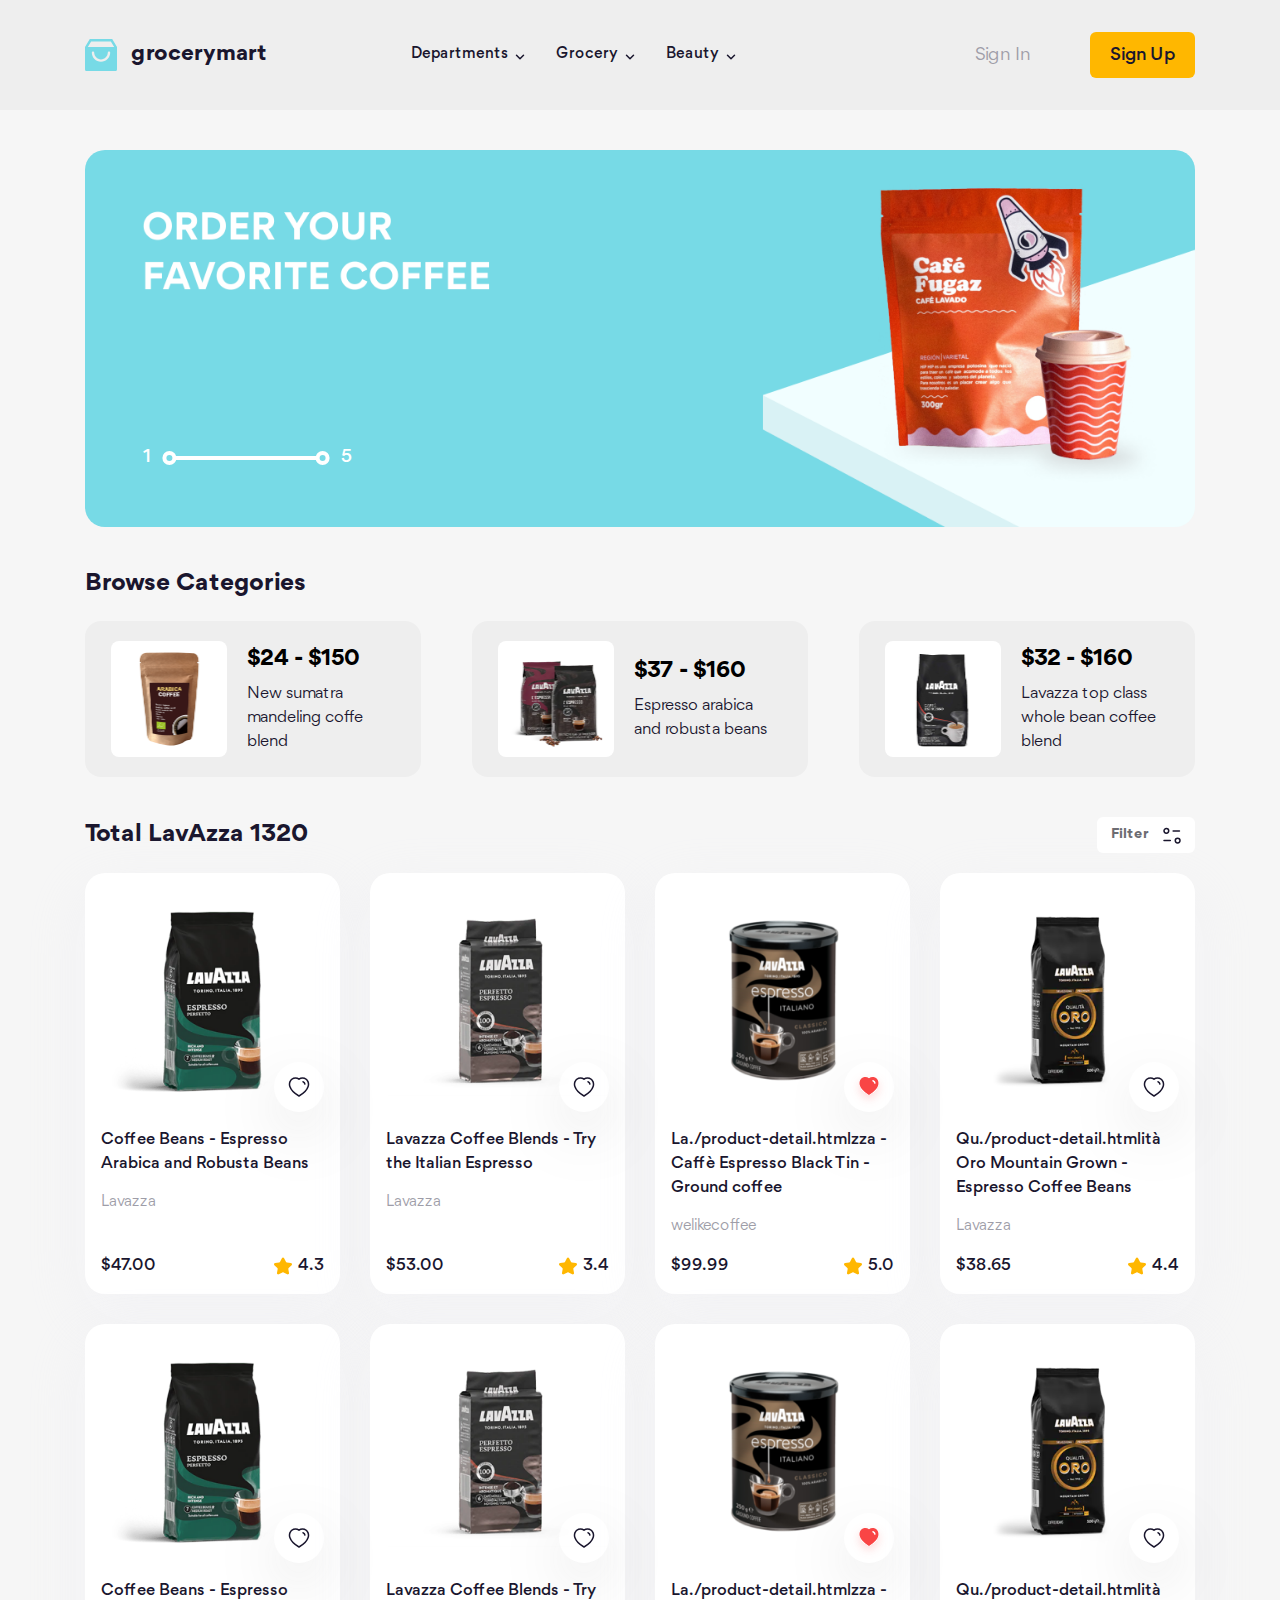
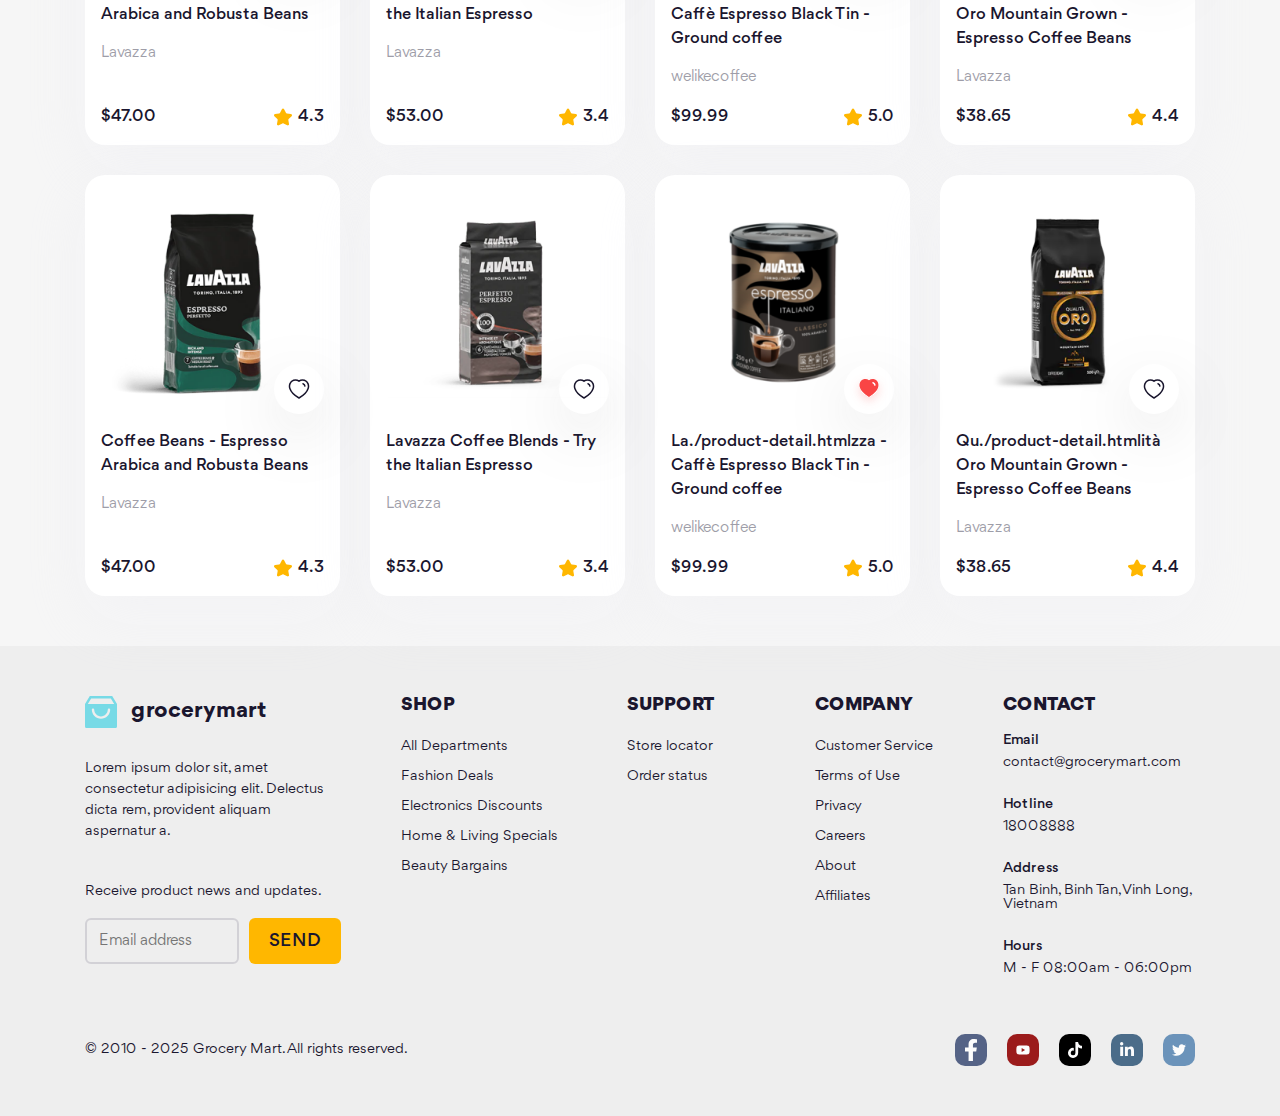
<file: index.html>
<!DOCTYPE html>
<html lang="en" class="">
    <head>
        <meta charset="UTF-8" />
        <meta name="viewport" content="width=device-width, initial-scale=1.0" />
        <title>Grocery Mart</title>

        <!-- Favicon -->
        <link rel="apple-touch-icon" sizes="120x120" href="./assets/favicon/apple-touch-icon.png" />
        <link rel="icon" type="image/png" sizes="32x32" href="./assets/favicon/favicon-32x32.png" />
        <link rel="icon" type="image/png" sizes="16x16" href="./assets/favicon/favicon-16x16.png" />
        <link rel="manifest" href="./assets/favicon/site.webmanifest" />
        <link rel="mask-icon" href="/safari-pinned-tab.svg" color="#5bbad5" />
        <meta name="msapplication-TileColor" content="#da532c" />
        <meta name="theme-color" content="#ffffff" />

        <!-- Fonts -->
        <link rel="stylesheet" href="./assets/fonts/stylesheet.css" />

        <!-- Styles -->
        <link rel="stylesheet" href="./assets/css/main.css" />

        <!-- Scripts -->
        <script src="./assets/js/scripts.js"></script>
    </head>
    <body>
        <!-- Header -->
        <header id="header" class="header"></header>
        <script>
            load("#header", "./templates/header.html");
        </script>

        <!-- Main -->
        <main class="container home">
            <!-- Slideshow -->
            <div class="home__container">
                <div class="slideshow">
                    <div class="slideshow__inner">
                        <div class="slideshow__item">
                            <a href="#!" class="slideshow__link">
                                <picture>
                                    <source
                                        media="(max-width: 767.98px)"
                                        srcset="./assets/img/slideshow/item-1-md.png"
                                    />
                                    <img src="./assets/img/slideshow/item-1.png" alt="item-1" class="slideshow__img" />
                                </picture>
                            </a>
                        </div>
                    </div>

                    <div class="slideshow__page">
                        <span class="slideshow__num">1</span>
                        <span class="slideshow__slider"></span>
                        <span class="slideshow__num">5</span>
                    </div>
                </div>
            </div>

            <!-- Browse Categories -->
            <section class="home__container">
                <div class="home__row">
                    <h2 class="home__heading">Browse Categories</h2>
                </div>
                <div class="home__cate row row-cols-3 row-cols-md-1">
                    <!-- Category Item 1 -->
                    <div class="col">
                        <a href="#!">
                            <article class="cate-item">
                                <img
                                    src="./assets/img/category-item/item-1.png"
                                    alt="item-1.png"
                                    class="cate-item__thumb"
                                />
                                <div class="cate-item__info">
                                    <h3 class="cate-item__title">$24 - $150</h3>
                                    <p class="cate-item__desc">New sumatra mandeling coffe blend</p>
                                </div>
                            </article>
                        </a>
                    </div>

                    <!-- Category Item 2 -->
                    <div class="col">
                        <a href="#!">
                            <article class="cate-item">
                                <img
                                    src="./assets/img/category-item/item-2.png"
                                    alt="item-2.png"
                                    class="cate-item__thumb"
                                />
                                <div class="cate-item__info">
                                    <h3 class="cate-item__title">$37 - $160</h3>
                                    <p class="cate-item__desc">Espresso arabica and robusta beans</p>
                                </div>
                            </article>
                        </a>
                    </div>

                    <!-- Category Item 3 -->
                    <div class="col">
                        <a href="#!">
                            <article class="cate-item">
                                <img
                                    src="./assets/img/category-item/item-3.png"
                                    alt="item-3.png"
                                    class="cate-item__thumb"
                                />
                                <div class="cate-item__info">
                                    <h3 class="cate-item__title">$32 - $160</h3>
                                    <p class="cate-item__desc">Lavazza top class whole bean coffee blend</p>
                                </div>
                            </article>
                        </a>
                    </div>
                </div>
            </section>

            <!-- Browse Products -->
            <section class="home__container">
                <div class="home__row">
                    <h2 class="home__heading">Total LavAzza 1320</h2>
                    <div class="filter-wrap">
                        <button class="filter-btn js-toggle" toggle-target="#home-filter">
                            Filter
                            <img src="./assets/icons/filter.svg" alt="filter icon" class="filter-btn__icon icon" />
                        </button>

                        <div id="home-filter" class="filter hide">
                            <img src="./assets/icons/arrow-up.png" alt="arrow icon" class="filter__arrow" />
                            <h3 class="filter__heading">Filter</h3>
                            <form action="" class="filter__form form">
                                <div class="filter__row filter__content">
                                    <!-- Filter Column 1 -->
                                    <div class="filter__col">
                                        <label for="" class="form__label">Price</label>
                                        <div class="filter__form-group">
                                            <div
                                                class="filter__form-slider"
                                                style="--min-value: 10%; --max-value: 60%"
                                            ></div>
                                        </div>
                                        <div class="filter__form-group filter__form-group--inline">
                                            <div>
                                                <label for="" class="form__label form__label--small"> Minimum </label>
                                                <div class="filter__form-text-input filter__form-text-input--small">
                                                    <input
                                                        type="text"
                                                        name=""
                                                        id=""
                                                        class="filter__form-input"
                                                        value="$30.00"
                                                    />
                                                </div>
                                            </div>
                                            <div>
                                                <label for="" class="form__label form__label--small"> Maximum </label>
                                                <div class="filter__form-text-input filter__form-text-input--small">
                                                    <input
                                                        type="text"
                                                        name=""
                                                        id=""
                                                        class="filter__form-input"
                                                        value="$100.00"
                                                    />
                                                </div>
                                            </div>
                                        </div>
                                    </div>

                                    <div class="filter__separate"></div>

                                    <!-- Filter Column 2 -->
                                    <div class="filter__col">
                                        <label for="" class="form__label">Size/Weight</label>
                                        <div class="filter__form-group">
                                            <div class="form__select-wrap">
                                                <div class="form__select" style="--width: 158px">
                                                    500g
                                                    <img
                                                        src="./assets/icons/select-arrow.svg"
                                                        alt="arrow-down.svg"
                                                        class="form__select-arrow icon"
                                                    />
                                                </div>
                                                <div class="form__select">
                                                    Gram
                                                    <img
                                                        src="./assets/icons/select-arrow.svg"
                                                        alt="arrow-down.svg"
                                                        class="form__select-arrow icon"
                                                    />
                                                </div>
                                            </div>
                                        </div>
                                        <div class="filter__form-group">
                                            <div class="form__tags">
                                                <button class="form__tag">Small</button>
                                                <button class="form__tag">Medium</button>
                                                <button class="form__tag">Large</button>
                                            </div>
                                        </div>
                                    </div>

                                    <div class="filter__separate"></div>

                                    <!-- Filter Column 3 -->
                                    <div class="filter__col">
                                        <label for="" class="form__label">Brand</label>
                                        <div class="filter__form-group">
                                            <div class="filter__form-text-input">
                                                <input
                                                    type="text"
                                                    placeholder="Search brand name"
                                                    name=""
                                                    id=""
                                                    class="filter__form-input"
                                                />
                                                <img
                                                    src="./assets/icons/search.svg"
                                                    alt="search icon"
                                                    class="filter__form-input-icon icon"
                                                />
                                            </div>
                                        </div>

                                        <div class="filter__form-group">
                                            <div class="form__tags">
                                                <button class="form__tag">Lavazza</button>
                                                <button class="form__tag">Nescafe</button>
                                                <button class="form__tag">Starbucks</button>
                                            </div>
                                        </div>
                                    </div>
                                </div>

                                <div class="filter__row filter__footer">
                                    <button class="btn btn--text filter__cancel js-toggle" toggle-target="#home-filter">
                                        Cancel
                                    </button>
                                    <button
                                        class="btn btn--primary filter__submit js-toggle"
                                        toggle-target="#home-filter"
                                    >
                                        Show Result
                                    </button>
                                </div>
                            </form>
                        </div>
                    </div>
                </div>

                <div class="row row-cols-4 row-cols-lg-2 row-cols-sm-1 g-3">
                    <!-- Product Card 1 -->
                    <div class="col">
                        <article class="product-card">
                            <div class="product-card__img-wrap">
                                <a href="./product-detail.html">
                                    <img src="./assets/img/product/item-1.png" alt="item" class="product-card__thumb" />
                                </a>
                                <button class="like-btn product-card__like-btn">
                                    <img src="./assets/icons/heart.svg" alt="heart icon" class="like-btn__icon icon" />
                                    <img
                                        src="./assets/icons/red-heart.svg"
                                        alt="red-heart icon"
                                        class="like-btn__icon--liked"
                                    />
                                </button>
                            </div>
                            <h3 class="product-card__title">
                                <a href="./product-detail.html">Coffee Beans - Espresso Arabica and Robusta Beans </a>
                            </h3>
                            <p class="product-card__brand">Lavazza</p>
                            <div class="product-card__row">
                                <span class="product-card__price"> $47.00 </span>
                                <img src="./assets/icons/star.svg" alt="star icon" class="product-card__star" />
                                <span class="product-card__score">4.3</span>
                            </div>
                        </article>
                    </div>

                    <!-- Product Card 2 -->
                    <div class="col">
                        <article class="product-card">
                            <div class="product-card__img-wrap">
                                <a href="./product-detail.html">
                                    <img src="./assets/img/product/item-2.png" alt="item" class="product-card__thumb" />
                                </a>
                                <button class="like-btn product-card__like-btn">
                                    <img src="./assets/icons/heart.svg" alt="heart icon" class="like-btn__icon icon" />
                                    <img
                                        src="./assets/icons/red-heart.svg"
                                        alt="red-heart icon"
                                        class="like-btn__icon--liked"
                                    />
                                </button>
                            </div>
                            <h3 class="product-card__title">
                                <a href="./product-detail.html">Lavazza Coffee Blends - Try the Italian Espresso </a>
                            </h3>
                            <p class="product-card__brand">Lavazza</p>
                            <div class="product-card__row">
                                <span class="product-card__price"> $53.00 </span>
                                <img src="./assets/icons/star.svg" alt="star icon" class="product-card__star" />
                                <span class="product-card__score">3.4</span>
                            </div>
                        </article>
                    </div>

                    <!-- Product Card 3 -->
                    <div class="col">
                        <article class="product-card">
                            <div class="product-card__img-wrap">
                                <a href="./product-detail.html">
                                    <img src="./assets/img/product/item-3.png" alt="item" class="product-card__thumb" />
                                </a>
                                <button class="like-btn like-btn--liked product-card__like-btn">
                                    <img src="./assets/icons/heart.svg" alt="heart icon" class="like-btn__icon icon" />
                                    <img
                                        src="./assets/icons/red-heart.svg"
                                        alt="red-heart icon"
                                        class="like-btn__icon--liked"
                                    />
                                </button>
                            </div>
                            <h3 class="product-card__title">
                                <a href="#!">La./product-detail.htmlzza - Caffè Espresso Black Tin - Ground coffee </a>
                            </h3>
                            <p class="product-card__brand">welikecoffee</p>
                            <div class="product-card__row">
                                <span class="product-card__price"> $99.99 </span>
                                <img src="./assets/icons/star.svg" alt="star icon" class="product-card__star" />
                                <span class="product-card__score">5.0</span>
                            </div>
                        </article>
                    </div>

                    <!-- Product Card 4 -->
                    <div class="col">
                        <article class="product-card">
                            <div class="product-card__img-wrap">
                                <a href="./product-detail.html">
                                    <img src="./assets/img/product/item-4.png" alt="item" class="product-card__thumb" />
                                </a>
                                <button class="like-btn product-card__like-btn">
                                    <img src="./assets/icons/heart.svg" alt="heart icon" class="like-btn__icon icon" />
                                    <img
                                        src="./assets/icons/red-heart.svg"
                                        alt="red-heart icon"
                                        class="like-btn__icon--liked"
                                    />
                                </button>
                            </div>
                            <h3 class="product-card__title">
                                <a href="#!">Qu./product-detail.htmlità Oro Mountain Grown - Espresso Coffee Beans </a>
                            </h3>
                            <p class="product-card__brand">Lavazza</p>
                            <div class="product-card__row">
                                <span class="product-card__price"> $38.65 </span>
                                <img src="./assets/icons/star.svg" alt="star icon" class="product-card__star" />
                                <span class="product-card__score">4.4</span>
                            </div>
                        </article>
                    </div>

                    <!-- Product Card 5 -->
                    <div class="col">
                        <article class="product-card">
                            <div class="product-card__img-wrap">
                                <a href="./product-detail.html">
                                    <img src="./assets/img/product/item-1.png" alt="item" class="product-card__thumb" />
                                </a>
                                <button class="like-btn product-card__like-btn">
                                    <img src="./assets/icons/heart.svg" alt="heart icon" class="like-btn__icon icon" />
                                    <img
                                        src="./assets/icons/red-heart.svg"
                                        alt="red-heart icon"
                                        class="like-btn__icon--liked"
                                    />
                                </button>
                            </div>
                            <h3 class="product-card__title">
                                <a href="./product-detail.html">Coffee Beans - Espresso Arabica and Robusta Beans </a>
                            </h3>
                            <p class="product-card__brand">Lavazza</p>
                            <div class="product-card__row">
                                <span class="product-card__price"> $47.00 </span>
                                <img src="./assets/icons/star.svg" alt="star icon" class="product-card__star" />
                                <span class="product-card__score">4.3</span>
                            </div>
                        </article>
                    </div>

                    <!-- Product Card 6 -->
                    <div class="col">
                        <article class="product-card">
                            <div class="product-card__img-wrap">
                                <a href="./product-detail.html">
                                    <img src="./assets/img/product/item-2.png" alt="item" class="product-card__thumb" />
                                </a>
                                <button class="like-btn product-card__like-btn">
                                    <img src="./assets/icons/heart.svg" alt="heart icon" class="like-btn__icon icon" />
                                    <img
                                        src="./assets/icons/red-heart.svg"
                                        alt="red-heart icon"
                                        class="like-btn__icon--liked"
                                    />
                                </button>
                            </div>
                            <h3 class="product-card__title">
                                <a href="./product-detail.html">Lavazza Coffee Blends - Try the Italian Espresso </a>
                            </h3>
                            <p class="product-card__brand">Lavazza</p>
                            <div class="product-card__row">
                                <span class="product-card__price"> $53.00 </span>
                                <img src="./assets/icons/star.svg" alt="star icon" class="product-card__star" />
                                <span class="product-card__score">3.4</span>
                            </div>
                        </article>
                    </div>

                    <!-- Product Card 7 -->
                    <div class="col">
                        <article class="product-card">
                            <div class="product-card__img-wrap">
                                <a href="./product-detail.html">
                                    <img src="./assets/img/product/item-3.png" alt="item" class="product-card__thumb" />
                                </a>
                                <button class="like-btn like-btn--liked product-card__like-btn">
                                    <img src="./assets/icons/heart.svg" alt="heart icon" class="like-btn__icon icon" />
                                    <img
                                        src="./assets/icons/red-heart.svg"
                                        alt="red-heart icon"
                                        class="like-btn__icon--liked"
                                    />
                                </button>
                            </div>
                            <h3 class="product-card__title">
                                <a href="#!">La./product-detail.htmlzza - Caffè Espresso Black Tin - Ground coffee </a>
                            </h3>
                            <p class="product-card__brand">welikecoffee</p>
                            <div class="product-card__row">
                                <span class="product-card__price"> $99.99 </span>
                                <img src="./assets/icons/star.svg" alt="star icon" class="product-card__star" />
                                <span class="product-card__score">5.0</span>
                            </div>
                        </article>
                    </div>

                    <!-- Product Card 8 -->
                    <div class="col">
                        <article class="product-card">
                            <div class="product-card__img-wrap">
                                <a href="./product-detail.html">
                                    <img src="./assets/img/product/item-4.png" alt="item" class="product-card__thumb" />
                                </a>
                                <button class="like-btn product-card__like-btn">
                                    <img src="./assets/icons/heart.svg" alt="heart icon" class="like-btn__icon icon" />
                                    <img
                                        src="./assets/icons/red-heart.svg"
                                        alt="red-heart icon"
                                        class="like-btn__icon--liked"
                                    />
                                </button>
                            </div>
                            <h3 class="product-card__title">
                                <a href="#!">Qu./product-detail.htmlità Oro Mountain Grown - Espresso Coffee Beans </a>
                            </h3>
                            <p class="product-card__brand">Lavazza</p>
                            <div class="product-card__row">
                                <span class="product-card__price"> $38.65 </span>
                                <img src="./assets/icons/star.svg" alt="star icon" class="product-card__star" />
                                <span class="product-card__score">4.4</span>
                            </div>
                        </article>
                    </div>

                    <!-- Product Card 9 -->
                    <div class="col">
                        <article class="product-card">
                            <div class="product-card__img-wrap">
                                <a href="./product-detail.html">
                                    <img src="./assets/img/product/item-1.png" alt="item" class="product-card__thumb" />
                                </a>
                                <button class="like-btn product-card__like-btn">
                                    <img src="./assets/icons/heart.svg" alt="heart icon" class="like-btn__icon icon" />
                                    <img
                                        src="./assets/icons/red-heart.svg"
                                        alt="red-heart icon"
                                        class="like-btn__icon--liked"
                                    />
                                </button>
                            </div>
                            <h3 class="product-card__title">
                                <a href="./product-detail.html">Coffee Beans - Espresso Arabica and Robusta Beans </a>
                            </h3>
                            <p class="product-card__brand">Lavazza</p>
                            <div class="product-card__row">
                                <span class="product-card__price"> $47.00 </span>
                                <img src="./assets/icons/star.svg" alt="star icon" class="product-card__star" />
                                <span class="product-card__score">4.3</span>
                            </div>
                        </article>
                    </div>

                    <!-- Product Card 10 -->
                    <div class="col">
                        <article class="product-card">
                            <div class="product-card__img-wrap">
                                <a href="./product-detail.html">
                                    <img src="./assets/img/product/item-2.png" alt="item" class="product-card__thumb" />
                                </a>
                                <button class="like-btn product-card__like-btn">
                                    <img src="./assets/icons/heart.svg" alt="heart icon" class="like-btn__icon icon" />
                                    <img
                                        src="./assets/icons/red-heart.svg"
                                        alt="red-heart icon"
                                        class="like-btn__icon--liked"
                                    />
                                </button>
                            </div>
                            <h3 class="product-card__title">
                                <a href="./product-detail.html">Lavazza Coffee Blends - Try the Italian Espresso </a>
                            </h3>
                            <p class="product-card__brand">Lavazza</p>
                            <div class="product-card__row">
                                <span class="product-card__price"> $53.00 </span>
                                <img src="./assets/icons/star.svg" alt="star icon" class="product-card__star" />
                                <span class="product-card__score">3.4</span>
                            </div>
                        </article>
                    </div>

                    <!-- Product Card 11 -->
                    <div class="col">
                        <article class="product-card">
                            <div class="product-card__img-wrap">
                                <a href="./product-detail.html">
                                    <img src="./assets/img/product/item-3.png" alt="item" class="product-card__thumb" />
                                </a>
                                <button class="like-btn like-btn--liked product-card__like-btn">
                                    <img src="./assets/icons/heart.svg" alt="heart icon" class="like-btn__icon icon" />
                                    <img
                                        src="./assets/icons/red-heart.svg"
                                        alt="red-heart icon"
                                        class="like-btn__icon--liked"
                                    />
                                </button>
                            </div>
                            <h3 class="product-card__title">
                                <a href="#!">La./product-detail.htmlzza - Caffè Espresso Black Tin - Ground coffee </a>
                            </h3>
                            <p class="product-card__brand">welikecoffee</p>
                            <div class="product-card__row">
                                <span class="product-card__price"> $99.99 </span>
                                <img src="./assets/icons/star.svg" alt="star icon" class="product-card__star" />
                                <span class="product-card__score">5.0</span>
                            </div>
                        </article>
                    </div>

                    <!-- Product Card 12 -->
                    <div class="col">
                        <article class="product-card">
                            <div class="product-card__img-wrap">
                                <a href="./product-detail.html">
                                    <img src="./assets/img/product/item-4.png" alt="item" class="product-card__thumb" />
                                </a>
                                <button class="like-btn product-card__like-btn">
                                    <img src="./assets/icons/heart.svg" alt="heart icon" class="like-btn__icon icon" />
                                    <img
                                        src="./assets/icons/red-heart.svg"
                                        alt="red-heart icon"
                                        class="like-btn__icon--liked"
                                    />
                                </button>
                            </div>
                            <h3 class="product-card__title">
                                <a href="#!">Qu./product-detail.htmlità Oro Mountain Grown - Espresso Coffee Beans </a>
                            </h3>
                            <p class="product-card__brand">Lavazza</p>
                            <div class="product-card__row">
                                <span class="product-card__price"> $38.65 </span>
                                <img src="./assets/icons/star.svg" alt="star icon" class="product-card__star" />
                                <span class="product-card__score">4.4</span>
                            </div>
                        </article>
                    </div>
                </div>
            </section>
        </main>

        <!-- Footer -->
        <footer id="footer" class="footer"></footer>
        <script>
            load("#footer", "./templates/footer.html");
        </script>
    </body>
</html>
</file>
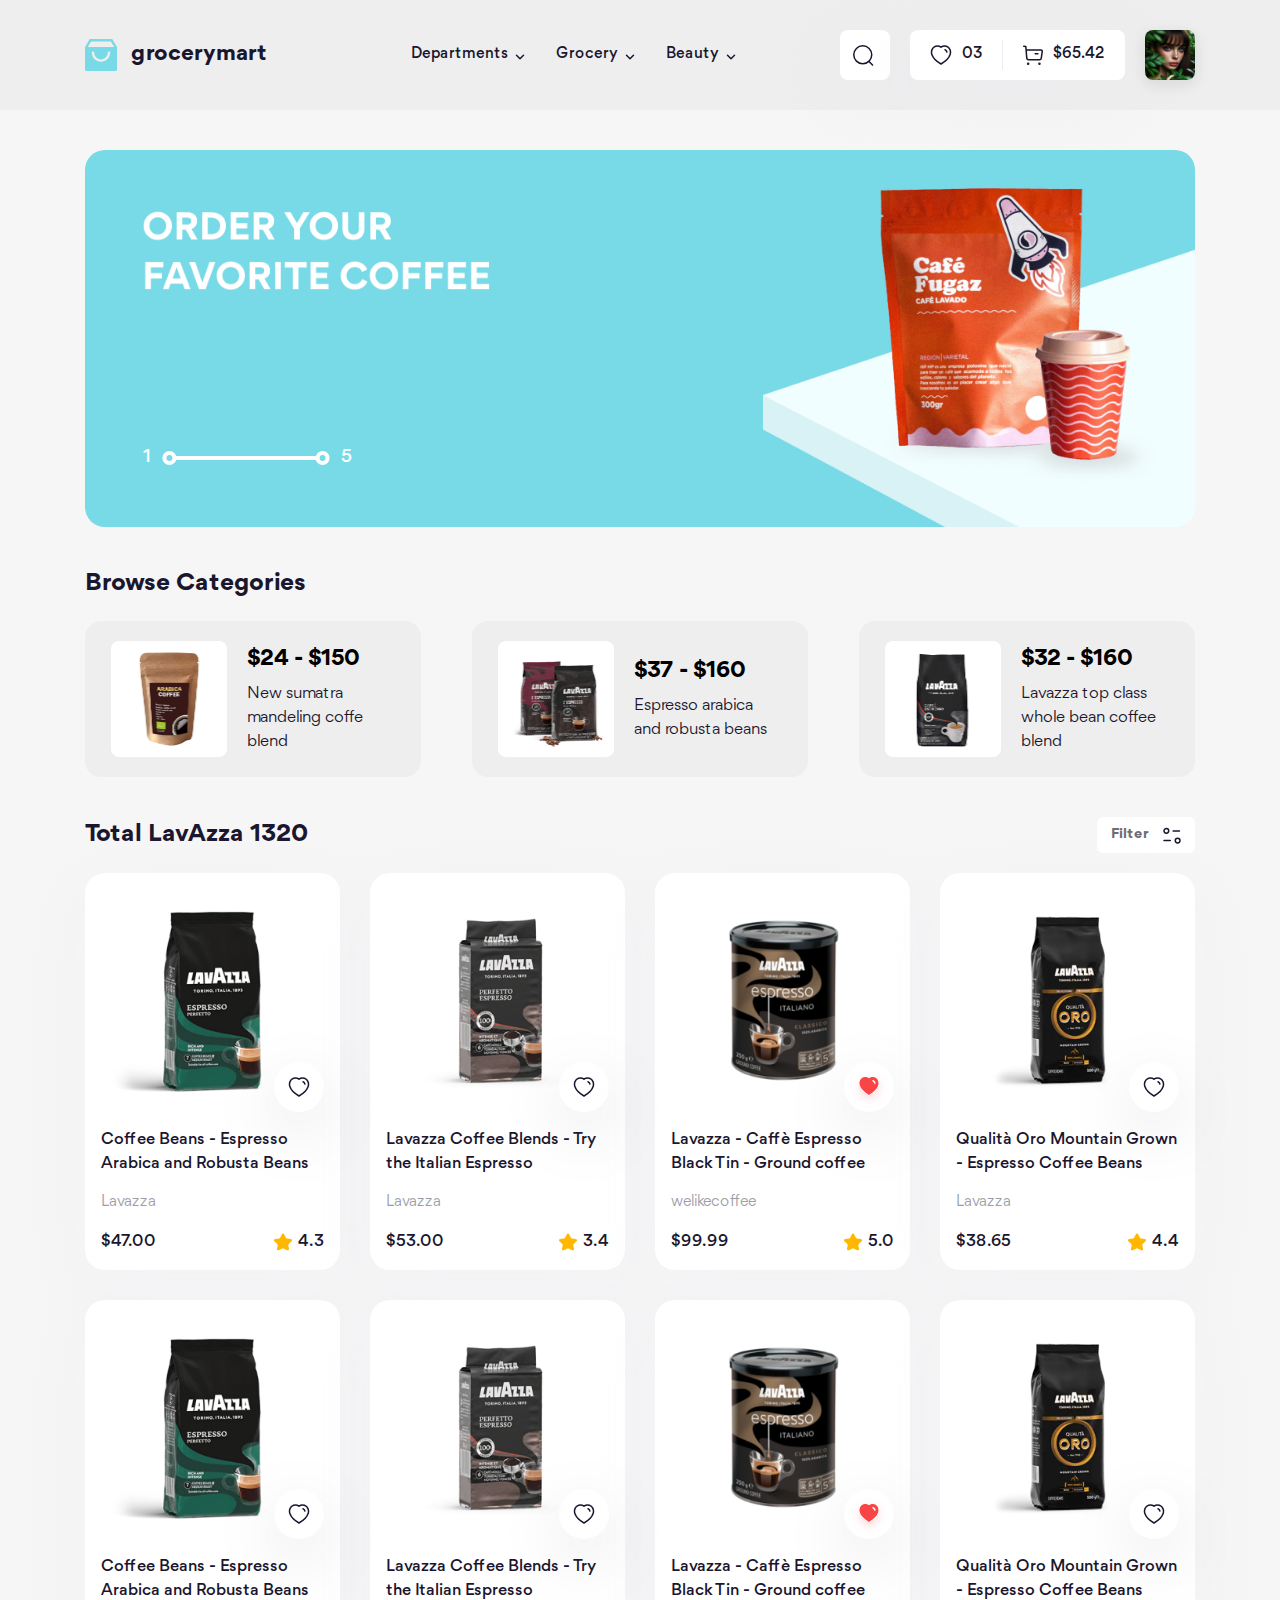
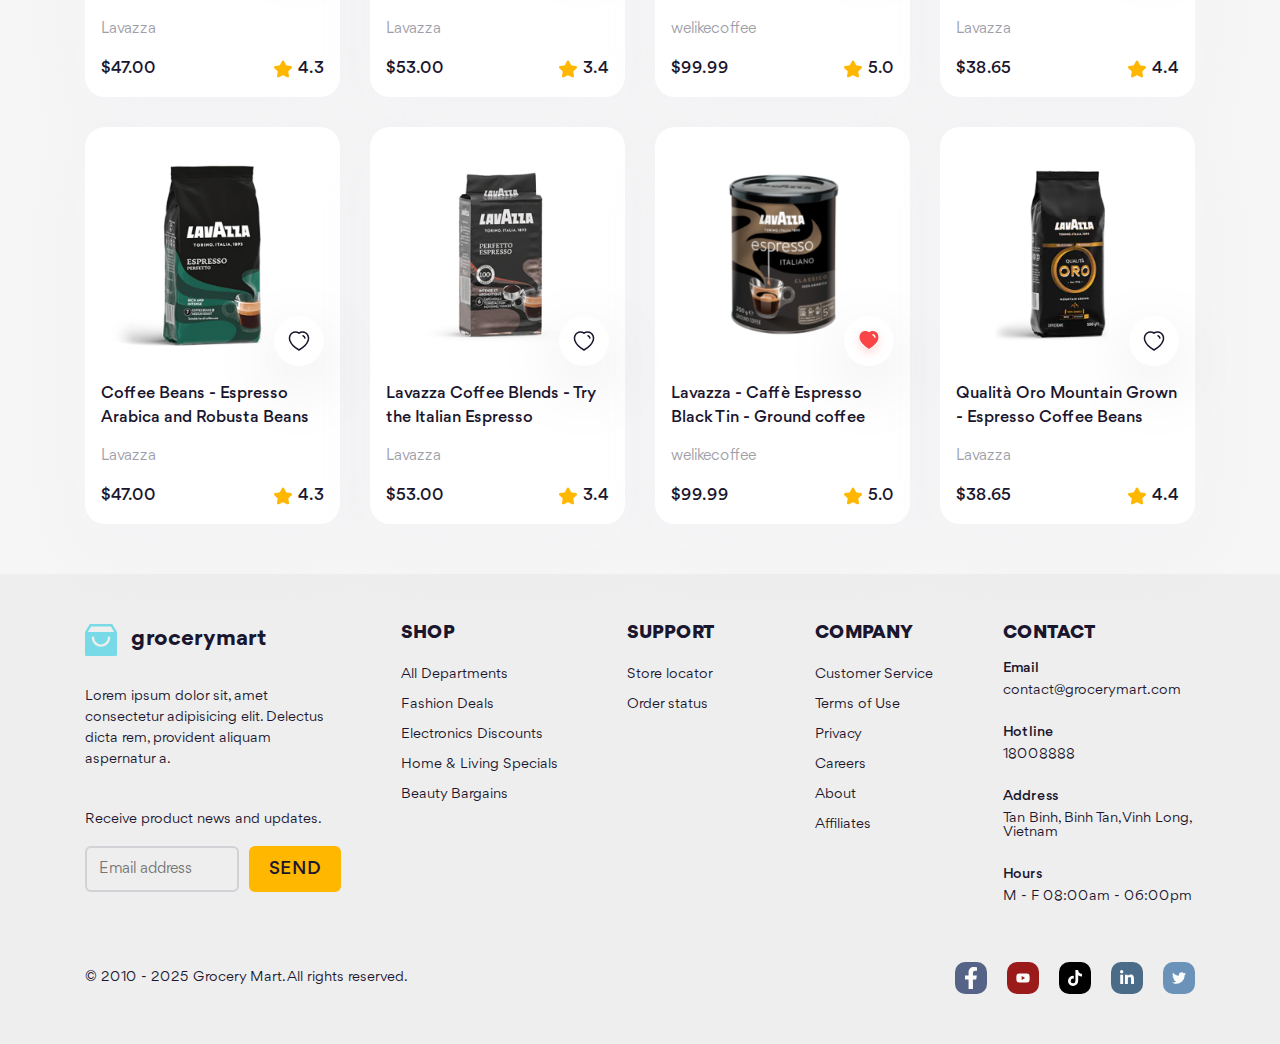
<file: index-logined.html>
<!DOCTYPE html>
<html lang="en" class="">
    <head>
        <meta charset="UTF-8" />
        <meta name="viewport" content="width=device-width, initial-scale=1.0" />
        <title>Grocery Mart</title>

        <!-- Favicon -->
        <link rel="apple-touch-icon" sizes="120x120" href="./assets/favicon/apple-touch-icon.png" />
        <link rel="icon" type="image/png" sizes="32x32" href="./assets/favicon/favicon-32x32.png" />
        <link rel="icon" type="image/png" sizes="16x16" href="./assets/favicon/favicon-16x16.png" />
        <link rel="manifest" href="./assets/favicon/site.webmanifest" />
        <link rel="mask-icon" href="/safari-pinned-tab.svg" color="#5bbad5" />
        <meta name="msapplication-TileColor" content="#da532c" />
        <meta name="theme-color" content="#ffffff" />

        <!-- Fonts -->
        <link rel="stylesheet" href="./assets/fonts/stylesheet.css" />

        <!-- Styles -->
        <link rel="stylesheet" href="./assets/css/main.css" />

        <!-- Scripts -->
        <script src="./assets/js/scripts.js"></script>
    </head>
    <body>
        <!-- Header -->
        <header id="header" class="header"></header>
        <script>
            load("#header", "./templates/header-logined.html");
        </script>

        <!-- Main -->
        <main class="container home">
            <!-- Slideshow -->
            <div class="home__container">
                <div class="slideshow">
                    <div class="slideshow__inner">
                        <div class="slideshow__item">
                            <a href="#!" class="slideshow__link">
                                <picture>
                                    <source
                                        media="(max-width: 767.98px)"
                                        srcset="./assets/img/slideshow/item-1-md.png"
                                    />
                                    <img src="./assets/img/slideshow/item-1.png" alt="item-1" class="slideshow__img" />
                                </picture>
                            </a>
                        </div>
                    </div>

                    <div class="slideshow__page">
                        <span class="slideshow__num">1</span>
                        <span class="slideshow__slider"></span>
                        <span class="slideshow__num">5</span>
                    </div>
                </div>
            </div>

            <!-- Browse Categories -->
            <section class="home__container">
                <div class="home__row">
                    <h2 class="home__heading">Browse Categories</h2>
                </div>
                <div class="home__cate row row-cols-3 row-cols-md-1">
                    <!-- Category Item 1 -->
                    <div class="col">
                        <a href="#!">
                            <article class="cate-item">
                                <img
                                    src="./assets/img/category-item/item-1.png"
                                    alt="item-1.png"
                                    class="cate-item__thumb"
                                />
                                <div class="cate-item__info">
                                    <h3 class="cate-item__title">$24 - $150</h3>
                                    <p class="cate-item__desc">New sumatra mandeling coffe blend</p>
                                </div>
                            </article>
                        </a>
                    </div>

                    <!-- Category Item 2 -->
                    <div class="col">
                        <a href="#!">
                            <article class="cate-item">
                                <img
                                    src="./assets/img/category-item/item-2.png"
                                    alt="item-2.png"
                                    class="cate-item__thumb"
                                />
                                <div class="cate-item__info">
                                    <h3 class="cate-item__title">$37 - $160</h3>
                                    <p class="cate-item__desc">Espresso arabica and robusta beans</p>
                                </div>
                            </article>
                        </a>
                    </div>

                    <!-- Category Item 3 -->
                    <div class="col">
                        <a href="#!">
                            <article class="cate-item">
                                <img
                                    src="./assets/img/category-item/item-3.png"
                                    alt="item-3.png"
                                    class="cate-item__thumb"
                                />
                                <div class="cate-item__info">
                                    <h3 class="cate-item__title">$32 - $160</h3>
                                    <p class="cate-item__desc">Lavazza top class whole bean coffee blend</p>
                                </div>
                            </article>
                        </a>
                    </div>
                </div>
            </section>

            <!-- Browse Products -->
            <section class="home__container">
                <div class="home__row">
                    <h2 class="home__heading">Total LavAzza 1320</h2>
                    <div class="filter-wrap">
                        <button class="filter-btn js-toggle" toggle-target="#home-filter">
                            Filter
                            <img src="./assets/icons/filter.svg" alt="filter icon" class="filter-btn__icon icon" />
                        </button>

                        <div id="home-filter" class="filter hide">
                            <img src="./assets/icons/arrow-up.png" alt="arrow icon" class="filter__arrow" />
                            <h3 class="filter__heading">Filter</h3>
                            <form action="" class="filter__form form">
                                <div class="filter__row filter__content">
                                    <!-- Filter Column 1 -->
                                    <div class="filter__col">
                                        <label for="" class="form__label">Price</label>
                                        <div class="filter__form-group">
                                            <div
                                                class="filter__form-slider"
                                                style="--min-value: 10%; --max-value: 60%"
                                            ></div>
                                        </div>
                                        <div class="filter__form-group filter__form-group--inline">
                                            <div>
                                                <label for="" class="form__label form__label--small"> Minimum </label>
                                                <div class="filter__form-text-input filter__form-text-input--small">
                                                    <input
                                                        type="text"
                                                        name=""
                                                        id=""
                                                        class="filter__form-input"
                                                        value="$30.00"
                                                    />
                                                </div>
                                            </div>
                                            <div>
                                                <label for="" class="form__label form__label--small"> Maximum </label>
                                                <div class="filter__form-text-input filter__form-text-input--small">
                                                    <input
                                                        type="text"
                                                        name=""
                                                        id=""
                                                        class="filter__form-input"
                                                        value="$100.00"
                                                    />
                                                </div>
                                            </div>
                                        </div>
                                    </div>

                                    <div class="filter__separate"></div>

                                    <!-- Filter Column 2 -->
                                    <div class="filter__col">
                                        <label for="" class="form__label">Size/Weight</label>
                                        <div class="filter__form-group">
                                            <div class="form__select-wrap">
                                                <div class="form__select" style="--width: 158px">
                                                    500g
                                                    <img
                                                        src="./assets/icons/select-arrow.svg"
                                                        alt="arrow-down.svg"
                                                        class="form__select-arrow icon"
                                                    />
                                                </div>
                                                <div class="form__select">
                                                    Gram
                                                    <img
                                                        src="./assets/icons/select-arrow.svg"
                                                        alt="arrow-down.svg"
                                                        class="form__select-arrow icon"
                                                    />
                                                </div>
                                            </div>
                                        </div>
                                        <div class="filter__form-group">
                                            <div class="form__tags">
                                                <button class="form__tag">Small</button>
                                                <button class="form__tag">Medium</button>
                                                <button class="form__tag">Large</button>
                                            </div>
                                        </div>
                                    </div>

                                    <div class="filter__separate"></div>

                                    <!-- Filter Column 3 -->
                                    <div class="filter__col">
                                        <label for="" class="form__label">Brand</label>
                                        <div class="filter__form-group">
                                            <div class="filter__form-text-input">
                                                <input
                                                    type="text"
                                                    placeholder="Search brand name"
                                                    name=""
                                                    id=""
                                                    class="filter__form-input"
                                                />
                                                <img
                                                    src="./assets/icons/search.svg"
                                                    alt="search icon"
                                                    class="filter__form-input-icon icon"
                                                />
                                            </div>
                                        </div>

                                        <div class="filter__form-group">
                                            <div class="form__tags">
                                                <button class="form__tag">Lavazza</button>
                                                <button class="form__tag">Nescafe</button>
                                                <button class="form__tag">Starbucks</button>
                                            </div>
                                        </div>
                                    </div>
                                </div>

                                <div class="filter__row filter__footer">
                                    <button class="btn btn--text filter__cancel js-toggle" toggle-target="#home-filter">
                                        Cancel
                                    </button>
                                    <button
                                        class="btn btn--primary filter__submit js-toggle"
                                        toggle-target="#home-filter"
                                    >
                                        Show Result
                                    </button>
                                </div>
                            </form>
                        </div>
                    </div>
                </div>

                <div class="row row-cols-4 row-cols-lg-2 row-cols-sm-1 g-3">
                    <!-- Product Card 1 -->
                    <div class="col">
                        <article class="product-card">
                            <div class="product-card__img-wrap">
                                <a href="./product-detail.html">
                                    <img src="./assets/img/product/item-1.png" alt="item" class="product-card__thumb" />
                                </a>
                                <button class="like-btn product-card__like-btn">
                                    <img src="./assets/icons/heart.svg" alt="heart icon" class="like-btn__icon icon" />
                                    <img
                                        src="./assets/icons/red-heart.svg"
                                        alt="red-heart icon"
                                        class="like-btn__icon--liked"
                                    />
                                </button>
                            </div>
                            <h3 class="product-card__title">
                                <a href="./product-detail.html">Coffee Beans - Espresso Arabica and Robusta Beans </a>
                            </h3>
                            <p class="product-card__brand">Lavazza</p>
                            <div class="product-card__row">
                                <span class="product-card__price"> $47.00 </span>
                                <img src="./assets/icons/star.svg" alt="star icon" class="product-card__star" />
                                <span class="product-card__score">4.3</span>
                            </div>
                        </article>
                    </div>

                    <!-- Product Card 2 -->
                    <div class="col">
                        <article class="product-card">
                            <div class="product-card__img-wrap">
                                <a href="./product-detail.html">
                                    <img src="./assets/img/product/item-2.png" alt="item" class="product-card__thumb" />
                                </a>
                                <button class="like-btn product-card__like-btn">
                                    <img src="./assets/icons/heart.svg" alt="heart icon" class="like-btn__icon icon" />
                                    <img
                                        src="./assets/icons/red-heart.svg"
                                        alt="red-heart icon"
                                        class="like-btn__icon--liked"
                                    />
                                </button>
                            </div>
                            <h3 class="product-card__title">
                                <a href="./product-detail.html">Lavazza Coffee Blends - Try the Italian Espresso </a>
                            </h3>
                            <p class="product-card__brand">Lavazza</p>
                            <div class="product-card__row">
                                <span class="product-card__price"> $53.00 </span>
                                <img src="./assets/icons/star.svg" alt="star icon" class="product-card__star" />
                                <span class="product-card__score">3.4</span>
                            </div>
                        </article>
                    </div>

                    <!-- Product Card 3 -->
                    <div class="col">
                        <article class="product-card">
                            <div class="product-card__img-wrap">
                                <a href="./product-detail.html">
                                    <img src="./assets/img/product/item-3.png" alt="item" class="product-card__thumb" />
                                </a>
                                <button class="like-btn like-btn--liked product-card__like-btn">
                                    <img src="./assets/icons/heart.svg" alt="heart icon" class="like-btn__icon icon" />
                                    <img
                                        src="./assets/icons/red-heart.svg"
                                        alt="red-heart icon"
                                        class="like-btn__icon--liked"
                                    />
                                </button>
                            </div>
                            <h3 class="product-card__title">
                                <a href="./product-detail.html">Lavazza - Caffè Espresso Black Tin - Ground coffee </a>
                            </h3>
                            <p class="product-card__brand">welikecoffee</p>
                            <div class="product-card__row">
                                <span class="product-card__price"> $99.99 </span>
                                <img src="./assets/icons/star.svg" alt="star icon" class="product-card__star" />
                                <span class="product-card__score">5.0</span>
                            </div>
                        </article>
                    </div>

                    <!-- Product Card 4 -->
                    <div class="col">
                        <article class="product-card">
                            <div class="product-card__img-wrap">
                                <a href="./product-detail.html">
                                    <img src="./assets/img/product/item-4.png" alt="item" class="product-card__thumb" />
                                </a>
                                <button class="like-btn product-card__like-btn">
                                    <img src="./assets/icons/heart.svg" alt="heart icon" class="like-btn__icon icon" />
                                    <img
                                        src="./assets/icons/red-heart.svg"
                                        alt="red-heart icon"
                                        class="like-btn__icon--liked"
                                    />
                                </button>
                            </div>
                            <h3 class="product-card__title">
                                <a href="./product-detail.html">Qualità Oro Mountain Grown - Espresso Coffee Beans </a>
                            </h3>
                            <p class="product-card__brand">Lavazza</p>
                            <div class="product-card__row">
                                <span class="product-card__price"> $38.65 </span>
                                <img src="./assets/icons/star.svg" alt="star icon" class="product-card__star" />
                                <span class="product-card__score">4.4</span>
                            </div>
                        </article>
                    </div>

                    <!-- Product Card 5 -->
                    <div class="col">
                        <article class="product-card">
                            <div class="product-card__img-wrap">
                                <a href="./product-detail.html">
                                    <img src="./assets/img/product/item-1.png" alt="item" class="product-card__thumb" />
                                </a>
                                <button class="like-btn product-card__like-btn">
                                    <img src="./assets/icons/heart.svg" alt="heart icon" class="like-btn__icon icon" />
                                    <img
                                        src="./assets/icons/red-heart.svg"
                                        alt="red-heart icon"
                                        class="like-btn__icon--liked"
                                    />
                                </button>
                            </div>
                            <h3 class="product-card__title">
                                <a href="./product-detail.html">Coffee Beans - Espresso Arabica and Robusta Beans </a>
                            </h3>
                            <p class="product-card__brand">Lavazza</p>
                            <div class="product-card__row">
                                <span class="product-card__price"> $47.00 </span>
                                <img src="./assets/icons/star.svg" alt="star icon" class="product-card__star" />
                                <span class="product-card__score">4.3</span>
                            </div>
                        </article>
                    </div>

                    <!-- Product Card 6 -->
                    <div class="col">
                        <article class="product-card">
                            <div class="product-card__img-wrap">
                                <a href="./product-detail.html">
                                    <img src="./assets/img/product/item-2.png" alt="item" class="product-card__thumb" />
                                </a>
                                <button class="like-btn product-card__like-btn">
                                    <img src="./assets/icons/heart.svg" alt="heart icon" class="like-btn__icon icon" />
                                    <img
                                        src="./assets/icons/red-heart.svg"
                                        alt="red-heart icon"
                                        class="like-btn__icon--liked"
                                    />
                                </button>
                            </div>
                            <h3 class="product-card__title">
                                <a href="./product-detail.html">Lavazza Coffee Blends - Try the Italian Espresso </a>
                            </h3>
                            <p class="product-card__brand">Lavazza</p>
                            <div class="product-card__row">
                                <span class="product-card__price"> $53.00 </span>
                                <img src="./assets/icons/star.svg" alt="star icon" class="product-card__star" />
                                <span class="product-card__score">3.4</span>
                            </div>
                        </article>
                    </div>

                    <!-- Product Card 7 -->
                    <div class="col">
                        <article class="product-card">
                            <div class="product-card__img-wrap">
                                <a href="./product-detail.html">
                                    <img src="./assets/img/product/item-3.png" alt="item" class="product-card__thumb" />
                                </a>
                                <button class="like-btn like-btn--liked product-card__like-btn">
                                    <img src="./assets/icons/heart.svg" alt="heart icon" class="like-btn__icon icon" />
                                    <img
                                        src="./assets/icons/red-heart.svg"
                                        alt="red-heart icon"
                                        class="like-btn__icon--liked"
                                    />
                                </button>
                            </div>
                            <h3 class="product-card__title">
                                <a href="./product-detail.html">Lavazza - Caffè Espresso Black Tin - Ground coffee </a>
                            </h3>
                            <p class="product-card__brand">welikecoffee</p>
                            <div class="product-card__row">
                                <span class="product-card__price"> $99.99 </span>
                                <img src="./assets/icons/star.svg" alt="star icon" class="product-card__star" />
                                <span class="product-card__score">5.0</span>
                            </div>
                        </article>
                    </div>

                    <!-- Product Card 8 -->
                    <div class="col">
                        <article class="product-card">
                            <div class="product-card__img-wrap">
                                <a href="./product-detail.html">
                                    <img src="./assets/img/product/item-4.png" alt="item" class="product-card__thumb" />
                                </a>
                                <button class="like-btn product-card__like-btn">
                                    <img src="./assets/icons/heart.svg" alt="heart icon" class="like-btn__icon icon" />
                                    <img
                                        src="./assets/icons/red-heart.svg"
                                        alt="red-heart icon"
                                        class="like-btn__icon--liked"
                                    />
                                </button>
                            </div>
                            <h3 class="product-card__title">
                                <a href="./product-detail.html">Qualità Oro Mountain Grown - Espresso Coffee Beans </a>
                            </h3>
                            <p class="product-card__brand">Lavazza</p>
                            <div class="product-card__row">
                                <span class="product-card__price"> $38.65 </span>
                                <img src="./assets/icons/star.svg" alt="star icon" class="product-card__star" />
                                <span class="product-card__score">4.4</span>
                            </div>
                        </article>
                    </div>

                    <!-- Product Card 9 -->
                    <div class="col">
                        <article class="product-card">
                            <div class="product-card__img-wrap">
                                <a href="./product-detail.html">
                                    <img src="./assets/img/product/item-1.png" alt="item" class="product-card__thumb" />
                                </a>
                                <button class="like-btn product-card__like-btn">
                                    <img src="./assets/icons/heart.svg" alt="heart icon" class="like-btn__icon icon" />
                                    <img
                                        src="./assets/icons/red-heart.svg"
                                        alt="red-heart icon"
                                        class="like-btn__icon--liked"
                                    />
                                </button>
                            </div>
                            <h3 class="product-card__title">
                                <a href="./product-detail.html">Coffee Beans - Espresso Arabica and Robusta Beans </a>
                            </h3>
                            <p class="product-card__brand">Lavazza</p>
                            <div class="product-card__row">
                                <span class="product-card__price"> $47.00 </span>
                                <img src="./assets/icons/star.svg" alt="star icon" class="product-card__star" />
                                <span class="product-card__score">4.3</span>
                            </div>
                        </article>
                    </div>

                    <!-- Product Card 10 -->
                    <div class="col">
                        <article class="product-card">
                            <div class="product-card__img-wrap">
                                <a href="./product-detail.html">
                                    <img src="./assets/img/product/item-2.png" alt="item" class="product-card__thumb" />
                                </a>
                                <button class="like-btn product-card__like-btn">
                                    <img src="./assets/icons/heart.svg" alt="heart icon" class="like-btn__icon icon" />
                                    <img
                                        src="./assets/icons/red-heart.svg"
                                        alt="red-heart icon"
                                        class="like-btn__icon--liked"
                                    />
                                </button>
                            </div>
                            <h3 class="product-card__title">
                                <a href="./product-detail.html">Lavazza Coffee Blends - Try the Italian Espresso </a>
                            </h3>
                            <p class="product-card__brand">Lavazza</p>
                            <div class="product-card__row">
                                <span class="product-card__price"> $53.00 </span>
                                <img src="./assets/icons/star.svg" alt="star icon" class="product-card__star" />
                                <span class="product-card__score">3.4</span>
                            </div>
                        </article>
                    </div>

                    <!-- Product Card 11 -->
                    <div class="col">
                        <article class="product-card">
                            <div class="product-card__img-wrap">
                                <a href="./product-detail.html">
                                    <img src="./assets/img/product/item-3.png" alt="item" class="product-card__thumb" />
                                </a>
                                <button class="like-btn like-btn--liked product-card__like-btn">
                                    <img src="./assets/icons/heart.svg" alt="heart icon" class="like-btn__icon icon" />
                                    <img
                                        src="./assets/icons/red-heart.svg"
                                        alt="red-heart icon"
                                        class="like-btn__icon--liked"
                                    />
                                </button>
                            </div>
                            <h3 class="product-card__title">
                                <a href="./product-detail.html">Lavazza - Caffè Espresso Black Tin - Ground coffee </a>
                            </h3>
                            <p class="product-card__brand">welikecoffee</p>
                            <div class="product-card__row">
                                <span class="product-card__price"> $99.99 </span>
                                <img src="./assets/icons/star.svg" alt="star icon" class="product-card__star" />
                                <span class="product-card__score">5.0</span>
                            </div>
                        </article>
                    </div>

                    <!-- Product Card 12 -->
                    <div class="col">
                        <article class="product-card">
                            <div class="product-card__img-wrap">
                                <a href="./product-detail.html">
                                    <img src="./assets/img/product/item-4.png" alt="item" class="product-card__thumb" />
                                </a>
                                <button class="like-btn product-card__like-btn">
                                    <img src="./assets/icons/heart.svg" alt="heart icon" class="like-btn__icon icon" />
                                    <img
                                        src="./assets/icons/red-heart.svg"
                                        alt="red-heart icon"
                                        class="like-btn__icon--liked"
                                    />
                                </button>
                            </div>
                            <h3 class="product-card__title">
                                <a href="./product-detail.html">Qualità Oro Mountain Grown - Espresso Coffee Beans </a>
                            </h3>
                            <p class="product-card__brand">Lavazza</p>
                            <div class="product-card__row">
                                <span class="product-card__price"> $38.65 </span>
                                <img src="./assets/icons/star.svg" alt="star icon" class="product-card__star" />
                                <span class="product-card__score">4.4</span>
                            </div>
                        </article>
                    </div>
                </div>
            </section>
        </main>

        <!-- Footer -->
        <footer id="footer" class="footer"></footer>
        <script>
            load("#footer", "./templates/footer.html");
        </script>
    </body>
</html>
</file>
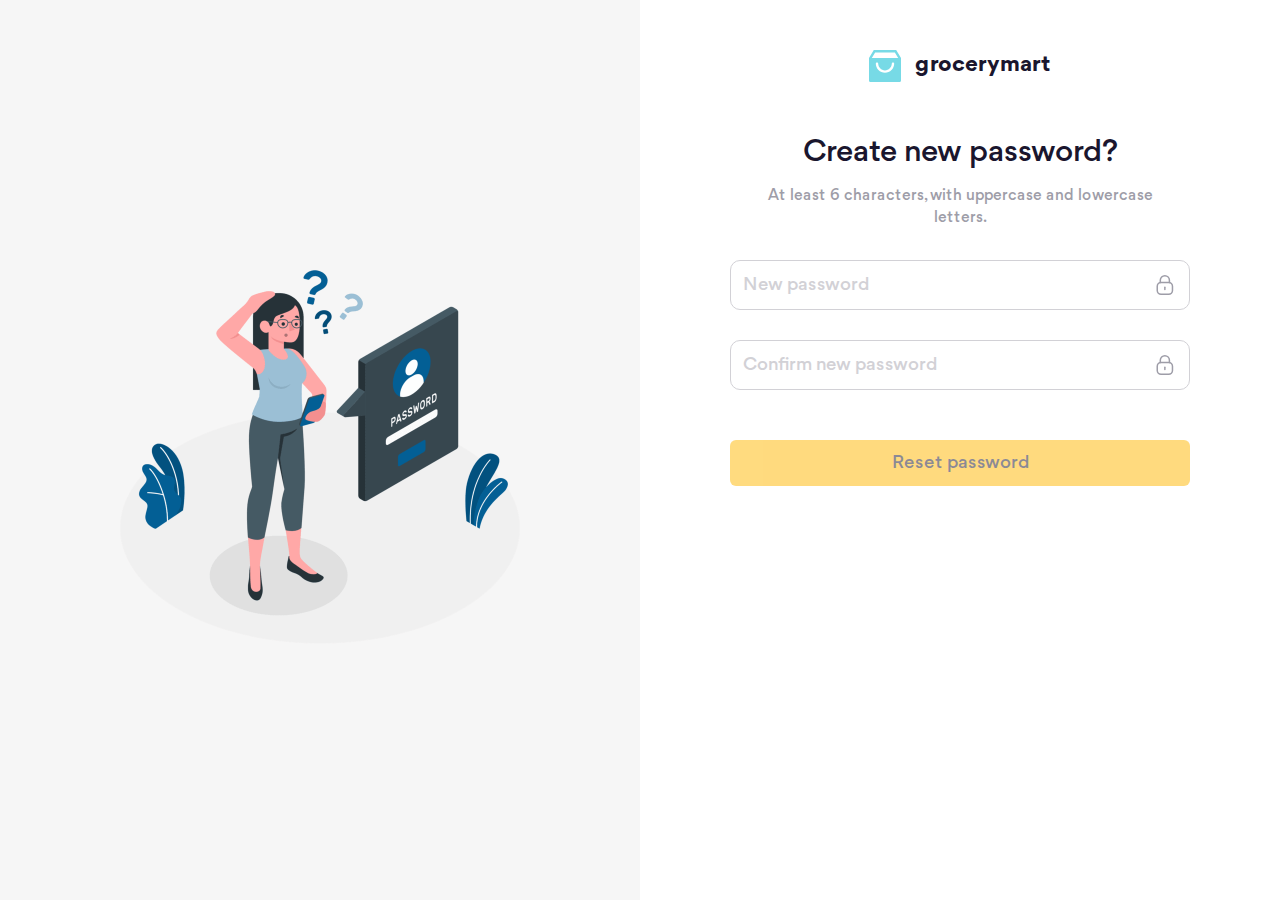
<file: new-password.html>
<!DOCTYPE html>
<html lang="en" class="">
    <head>
        <meta charset="UTF-8" />
        <meta name="viewport" content="width=device-width, initial-scale=1.0" />
        <title>Create new password | Grocery Mart</title>

        <!-- Favicon -->
        <link rel="apple-touch-icon" sizes="120x120" href="./assets/favicon/apple-touch-icon.png" />
        <link rel="icon" type="image/png" sizes="32x32" href="./assets/favicon/favicon-32x32.png" />
        <link rel="icon" type="image/png" sizes="16x16" href="./assets/favicon/favicon-16x16.png" />
        <link rel="manifest" href="./assets/favicon/site.webmanifest" />
        <link rel="mask-icon" href="/safari-pinned-tab.svg" color="#5bbad5" />
        <meta name="msapplication-TileColor" content="#da532c" />
        <meta name="theme-color" content="#ffffff" />

        <!-- Fonts -->
        <link rel="stylesheet" href="./assets/fonts/stylesheet.css" />

        <!-- Styles -->
        <link rel="stylesheet" href="./assets/css/main.css" />

        <!-- Scripts -->
        <script src="./assets/js/scripts.js"></script>
    </head>
    <body>
        <main class="auth">
            <!-- Auth Intro -->
            <div class="auth__intro d-md-none">
                <img src="./assets/img/auth/forgot-password.png" alt="intro" class="auth__intro-img" />
            </div>

            <!-- Auth Content -->
            <div class="auth__content">
                <div class="auth__content-inner">
                    <!-- Logo -->
                    <a href="./" class="logo">
                        <!-- dùng "./" khi triển khai lên github page, dùng "/" khi triển khai domain thường -->
                        <img src="./assets/icons/logo.svg" alt="grocerymart" class="logo__img" />
                        <h2 class="logo__title">grocerymart</h2>
                    </a>
                    <h1 class="auth__heading">Create new password?</h1>
                    <p class="auth__desc">At least 6 characters, with uppercase and lowercase letters.</p>
                    <!-- <div class="auth__message message message--success">We have e-mailed your password reset link.</div> -->
                    <form action="./sign-in.html" class="form auth__form auth__form-forgot">
                        <div class="form__group">
                            <div class="form__text-input">
                                <input
                                    type="password"
                                    name=""
                                    id=""
                                    placeholder="New password"
                                    class="form__input"
                                    required
                                    minlength="6"
                                />
                                <img src="./assets/icons/lock.svg" alt="lock" class="form__input-icon" />
                                <img src="./assets/icons/form-error.svg" alt="" class="form__input-icon-error" />
                            </div>
                            <p class="form__error">Password has at least 6 characters.</p>
                        </div>
                        <div class="form__group">
                            <div class="form__text-input">
                                <input
                                    type="password"
                                    name=""
                                    id=""
                                    placeholder="Confirm new password"
                                    class="form__input"
                                    required
                                    minlength="6"
                                />
                                <img src="./assets/icons/lock.svg" alt="lock" class="form__input-icon" />
                                <img src="./assets/icons/form-error.svg" alt="" class="form__input-icon-error" />
                            </div>
                            <p class="form__error">Password has at least 6 characters.</p>
                        </div>
                        <div class="form__group auth__btn-group">
                            <button class="btn btn--primary auth__btn form__submit-btn">Reset password</button>
                        </div>
                    </form>
                </div>
            </div>
        </main>
        <script>
            window.dispatchEvent(new Event("template-loaded"));
        </script>
    </body>
</html>
</file>
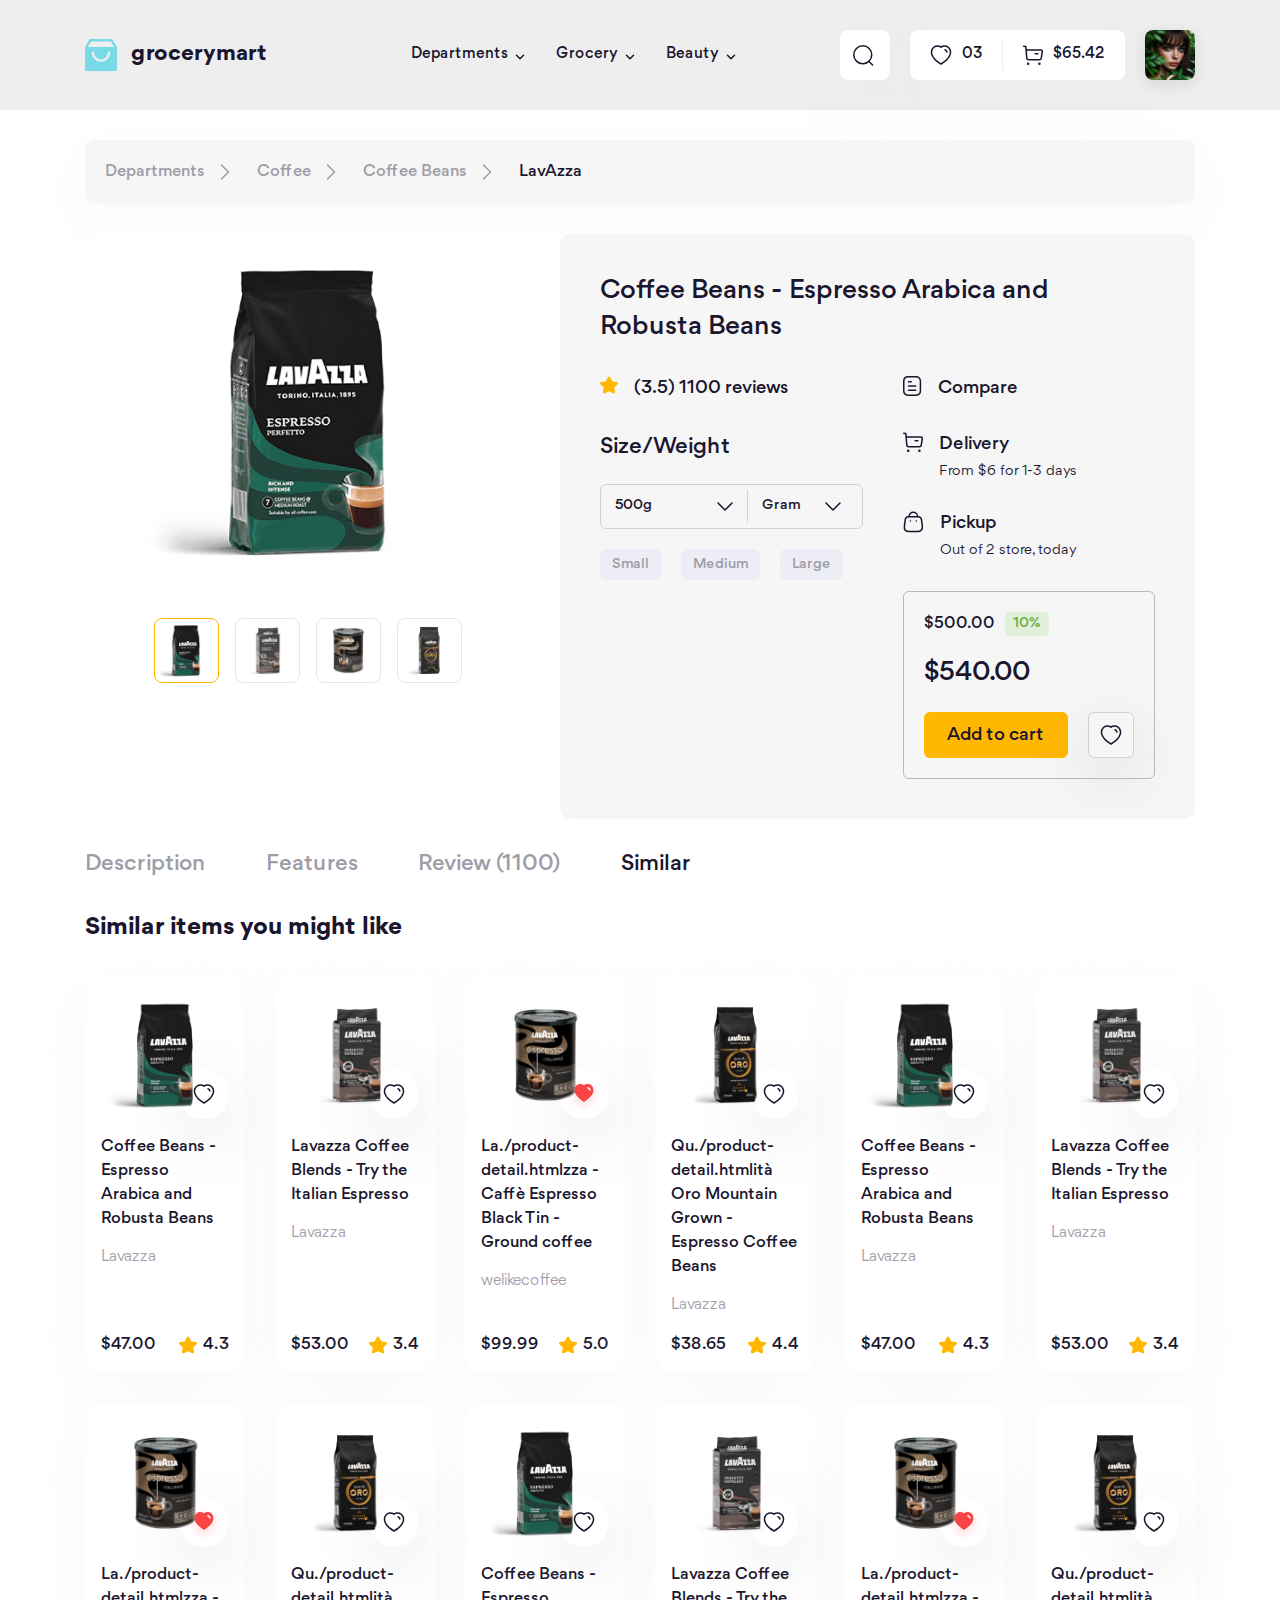
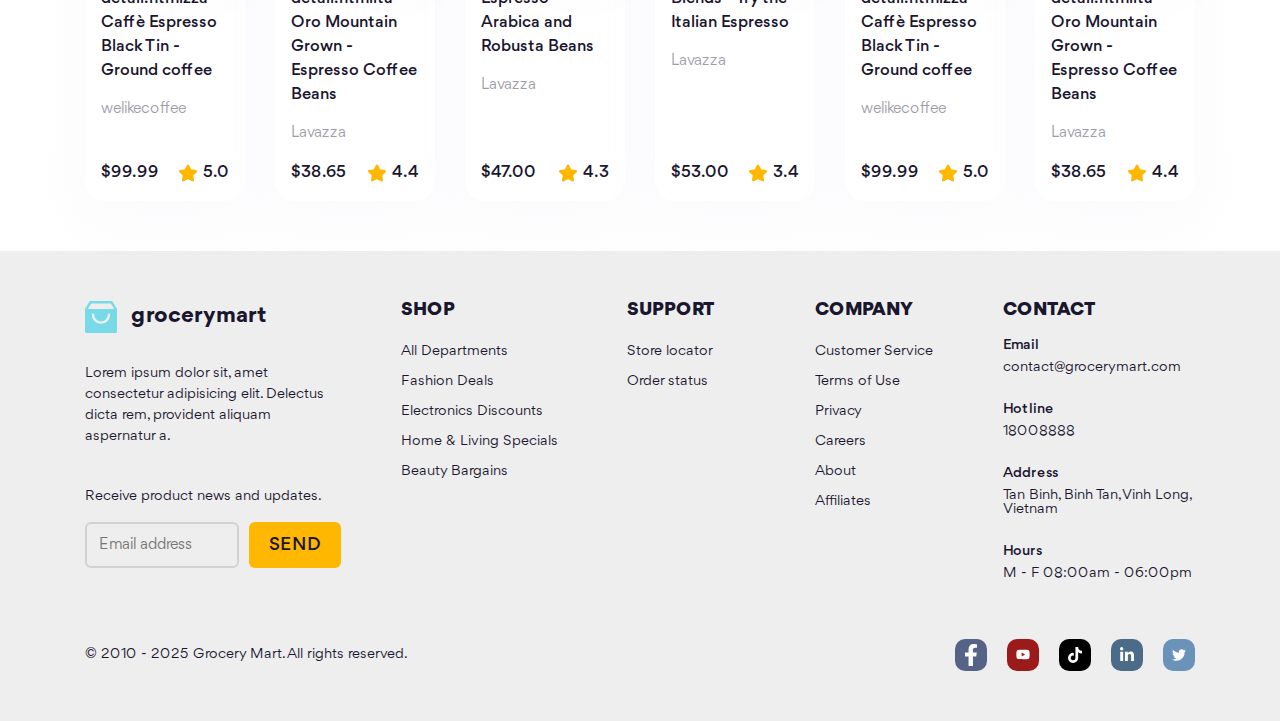
<file: product-detail.html>
<!DOCTYPE html>
<html lang="en" class="">
    <head>
        <meta charset="UTF-8" />
        <meta name="viewport" content="width=device-width, initial-scale=1.0" />
        <title>Product Detail</title>

        <!-- Favicon -->
        <link rel="apple-touch-icon" sizes="120x120" href="./assets/favicon/apple-touch-icon.png" />
        <link rel="icon" type="image/png" sizes="32x32" href="./assets/favicon/favicon-32x32.png" />
        <link rel="icon" type="image/png" sizes="16x16" href="./assets/favicon/favicon-16x16.png" />
        <link rel="manifest" href="./assets/favicon/site.webmanifest" />
        <link rel="mask-icon" href="/safari-pinned-tab.svg" color="#5bbad5" />
        <meta name="msapplication-TileColor" content="#da532c" />
        <meta name="theme-color" content="#ffffff" />

        <!-- Fonts -->
        <link rel="stylesheet" href="./assets/fonts/stylesheet.css" />

        <!-- Styles -->
        <link rel="stylesheet" href="./assets/css/main.css" />

        <!-- Scripts -->
        <script src="./assets/js/scripts.js"></script>
    </head>
    <body>
        <!-- Header -->
        <header id="header" class="header"></header>
        <script>
            load("#header", "./templates/header-logined.html");
        </script>

        <!-- Main -->
        <main class="product-page">
            <div class="container">
                <!-- Search bar -->
                <div class="product-container">
                    <div class="search-bar d-none d-md-flex">
                        <input type="text" name="" id="" placeholder="Search for item" class="search-bar__input" />
                        <button class="search-bar__submit">
                            <img src="./assets/icons/search.svg" alt="search-icon" class="search-bar__icon icon" />
                        </button>
                    </div>
                </div>
                <!-- Breadcrumbs -->
                <div class="product-container">
                    <ul class="breadcrumbs">
                        <li class="breadcrumbs__item">
                            <a href="#!" class="breadcrumbs__link">
                                Departments
                                <img src="./assets/icons/arrow-right.svg" alt="" />
                            </a>
                        </li>
                        <li class="breadcrumbs__item">
                            <a href="#!" class="breadcrumbs__link">
                                Coffee
                                <img src="./assets/icons/arrow-right.svg" alt="" />
                            </a>
                        </li>
                        <li class="breadcrumbs__item">
                            <a href="#!" class="breadcrumbs__link">
                                Coffee Beans
                                <img src="./assets/icons/arrow-right.svg" alt="" />
                            </a>
                        </li>
                        <li class="breadcrumbs__item">
                            <a href="#!" class="breadcrumbs__link breadcrumbs__link--current">LavAzza</a>
                        </li>
                    </ul>
                </div>
                <!-- Product Info -->
                <div class="product-container prod-info-content">
                    <div class="row">
                        <div class="col-5 col-xl-6 col-lg-12">
                            <div class="prod-preview">
                                <div class="prod-preview__list">
                                    <div class="prod-preview__item">
                                        <img src="./assets/img/product/item-1.png" alt="" class="prod-preview__img" />
                                    </div>
                                    <div class="prod-preview__item">
                                        <img src="./assets/img/product/item-2.png" alt="" class="prod-preview__img" />
                                    </div>
                                    <div class="prod-preview__item">
                                        <img src="./assets/img/product/item-3.png" alt="" class="prod-preview__img" />
                                    </div>
                                    <div class="prod-preview__item">
                                        <img src="./assets/img/product/item-4.png" alt="" class="prod-preview__img" />
                                    </div>
                                </div>
                                <div class="prod-preview__thumbs">
                                    <img
                                        src="./assets/img/product/item-1.png"
                                        alt=""
                                        class="prod-preview__thumb-img prod-preview__thumb-img--current"
                                    />
                                    <img src="./assets/img/product/item-2.png" alt="" class="prod-preview__thumb-img" />
                                    <img src="./assets/img/product/item-3.png" alt="" class="prod-preview__thumb-img" />
                                    <img src="./assets/img/product/item-4.png" alt="" class="prod-preview__thumb-img" />
                                </div>
                            </div>
                        </div>
                        <div class="col-7 col-xl-6 col-lg-12">
                            <form action="" class="form">
                                <section class="prod-info">
                                    <h1 class="prod-info__heading">
                                        Coffee Beans - Espresso Arabica and Robusta Beans
                                    </h1>
                                    <div class="row">
                                        <div class="col-5 col-xxl-6 col-xl-12">
                                            <div class="prod-prop">
                                                <img src="./assets/icons/star.svg" alt="" class="prod-prop__icon" />
                                                <h4 class="prod-prop__title">(3.5) 1100 reviews</h4>
                                            </div>
                                            <label for="" class="form__label prod-info__label">Size/Weight</label>
                                            <div class="filter__form-group">
                                                <div class="form__select-wrap">
                                                    <div class="form__select" style="--width: 146px">
                                                        500g
                                                        <img
                                                            src="./assets/icons/select-arrow.svg"
                                                            alt="arrow-down.svg"
                                                            class="form__select-arrow icon"
                                                        />
                                                    </div>
                                                    <div class="form__select">
                                                        Gram
                                                        <img
                                                            src="./assets/icons/select-arrow.svg"
                                                            alt="arrow-down.svg"
                                                            class="form__select-arrow icon"
                                                        />
                                                    </div>
                                                </div>
                                            </div>
                                            <div class="filter__form-group">
                                                <div class="form__tags">
                                                    <button class="form__tag prod-info__tag">Small</button>
                                                    <button class="form__tag prod-info__tag">Medium</button>
                                                    <button class="form__tag prod-info__tag">Large</button>
                                                </div>
                                            </div>
                                        </div>
                                        <div class="col-7 col-xxl-6 col-xl-12">
                                            <div class="prod-props">
                                                <div class="prod-prop">
                                                    <img
                                                        src="./assets/icons/document.svg"
                                                        alt=""
                                                        class="prod-prop__icon icon"
                                                    />
                                                    <h4 class="prod-prop__title">Compare</h4>
                                                </div>
                                                <div class="prod-prop">
                                                    <img
                                                        src="./assets/icons/buy.svg"
                                                        alt=""
                                                        class="prod-prop__icon icon"
                                                    />
                                                    <div>
                                                        <h4 class="prod-prop__title">Delivery</h4>
                                                        <p class="prod-prop__desc">From $6 for 1-3 days</p>
                                                    </div>
                                                </div>
                                                <div class="prod-prop">
                                                    <img
                                                        src="./assets/icons/bag.svg"
                                                        alt=""
                                                        class="prod-prop__icon icon"
                                                    />
                                                    <div>
                                                        <h4 class="prod-prop__title">Pickup</h4>
                                                        <p class="prod-prop__desc">Out of 2 store, today</p>
                                                    </div>
                                                </div>

                                                <div class="prod-info__card">
                                                    <div class="prod-info__row">
                                                        <span class="prod-info__price">$500.00</span>
                                                        <span class="prod-info__tax">10%</span>
                                                    </div>
                                                    <p class="prod-info__total-price">$540.00</p>
                                                    <div class="prod-info__row">
                                                        <button class="btn btn--primary prod-info__add-to-cart">
                                                            Add to cart
                                                        </button>
                                                        <button class="like-btn prod-info__like-btn">
                                                            <img
                                                                src="./assets/icons/heart.svg"
                                                                alt="heart icon"
                                                                class="like-btn__icon icon"
                                                            />
                                                            <img
                                                                src="./assets/icons/red-heart.svg"
                                                                alt="red-heart icon"
                                                                class="like-btn__icon--liked"
                                                            />
                                                        </button>
                                                    </div>
                                                </div>
                                            </div>
                                        </div>
                                    </div>
                                </section>
                            </form>
                        </div>
                    </div>
                </div>
                <!-- Product Content -->
                <div class="product-container">
                    <div class="prod-tab">
                        <ul class="prod-tab__list">
                            <li class="prod-tab__item">Description</li>
                            <li class="prod-tab__item">Features</li>
                            <li class="prod-tab__item">Review (1100)</li>
                            <li class="prod-tab__item prod-tab__item--current">Similar</li>
                        </ul>
                        <div class="prod-tab__contents">
                            <div class="prod-tab__content">Content 1</div>
                            <div class="prod-tab__content">Content 2</div>
                            <div class="prod-tab__content">
                                <div class="prod-content">
                                    <h2 class="prod-content__heading">What our customers are saying</h2>
                                    <div class="row row-cols-3">
                                        <!-- Review card 1 -->
                                        <div class="col">
                                            <div class="review-card">
                                                <div class="review-card__content">
                                                    <img
                                                        src="./assets/img/avatar/avatar-1.png"
                                                        alt=""
                                                        class="review-card__avatar"
                                                    />
                                                    <div class="review-card__info">
                                                        <h4 class="review-card__title">Jakir Hussen</h4>
                                                        <p class="review-card__desc">
                                                            Great product, I love this Coffee Beans
                                                        </p>
                                                    </div>
                                                </div>
                                                <div class="review-card__rating">
                                                    <img
                                                        src="./assets/icons/star.svg"
                                                        alt=""
                                                        class="review-card__star"
                                                    />
                                                    <img
                                                        src="./assets/icons/star.svg"
                                                        alt=""
                                                        class="review-card__star"
                                                    />
                                                    <img
                                                        src="./assets/icons/star.svg"
                                                        alt=""
                                                        class="review-card__star"
                                                    />
                                                    <img
                                                        src="./assets/icons/star-halt.svg"
                                                        alt=""
                                                        class="review-card__star"
                                                    />
                                                    <img
                                                        src="./assets/icons/star-blank.svg"
                                                        alt=""
                                                        class="review-card__star"
                                                    />
                                                    <span class="review-card__rating-title">(3.5) Review</span>
                                                </div>
                                            </div>
                                        </div>

                                        <!-- Review card 2 -->
                                        <div class="col">
                                            <div class="review-card">
                                                <div class="review-card__content">
                                                    <img
                                                        src="./assets/img/avatar/avatar-2.png"
                                                        alt=""
                                                        class="review-card__avatar"
                                                    />
                                                    <div class="review-card__info">
                                                        <h4 class="review-card__title">Jubed Ahmed</h4>
                                                        <p class="review-card__desc">
                                                            Awesome Coffee, I love this Coffee Beans
                                                        </p>
                                                    </div>
                                                </div>
                                                <div class="review-card__rating">
                                                    <img
                                                        src="./assets/icons/star.svg"
                                                        alt=""
                                                        class="review-card__star"
                                                    />
                                                    <img
                                                        src="./assets/icons/star.svg"
                                                        alt=""
                                                        class="review-card__star"
                                                    />
                                                    <img
                                                        src="./assets/icons/star.svg"
                                                        alt=""
                                                        class="review-card__star"
                                                    />
                                                    <img
                                                        src="./assets/icons/star-halt.svg"
                                                        alt=""
                                                        class="review-card__star"
                                                    />
                                                    <img
                                                        src="./assets/icons/star-blank.svg"
                                                        alt=""
                                                        class="review-card__star"
                                                    />
                                                    <span class="review-card__rating-title">(3.5) Review</span>
                                                </div>
                                            </div>
                                        </div>

                                        <!-- Review card 3 -->
                                        <div class="col">
                                            <div class="review-card">
                                                <div class="review-card__content">
                                                    <img
                                                        src="./assets/img/avatar/avatar-3.png"
                                                        alt=""
                                                        class="review-card__avatar"
                                                    />
                                                    <div class="review-card__info">
                                                        <h4 class="review-card__title">Delwar Hussain</h4>
                                                        <p class="review-card__desc">
                                                            Great product, I like this Coffee Beans
                                                        </p>
                                                    </div>
                                                </div>
                                                <div class="review-card__rating">
                                                    <img
                                                        src="./assets/icons/star.svg"
                                                        alt=""
                                                        class="review-card__star"
                                                    />
                                                    <img
                                                        src="./assets/icons/star.svg"
                                                        alt=""
                                                        class="review-card__star"
                                                    />
                                                    <img
                                                        src="./assets/icons/star.svg"
                                                        alt=""
                                                        class="review-card__star"
                                                    />
                                                    <img
                                                        src="./assets/icons/star-halt.svg"
                                                        alt=""
                                                        class="review-card__star"
                                                    />
                                                    <img
                                                        src="./assets/icons/star-blank.svg"
                                                        alt=""
                                                        class="review-card__star"
                                                    />
                                                    <span class="review-card__rating-title">(3.5) Review</span>
                                                </div>
                                            </div>
                                        </div>
                                    </div>
                                </div>
                            </div>
                            <div class="prod-tab__content prod-tab__content--current">
                                <div class="prod-content">
                                    <h2 class="prod-content__heading">Similar items you might like</h2>
                                    <div
                                        class="row row-cols-6 row-cols-xl-4 row-cols-lg-3 row-cols-md-2 row-cols-sm-1 g-3"
                                    >
                                        <!-- Product Card 1 -->
                                        <div class="col">
                                            <article class="product-card">
                                                <div class="product-card__img-wrap">
                                                    <a href="./product-detail.html">
                                                        <img
                                                            src="./assets/img/product/item-1.png"
                                                            alt="item"
                                                            class="product-card__thumb"
                                                        />
                                                    </a>
                                                    <button class="like-btn product-card__like-btn">
                                                        <img
                                                            src="./assets/icons/heart.svg"
                                                            alt="heart icon"
                                                            class="like-btn__icon icon"
                                                        />
                                                        <img
                                                            src="./assets/icons/red-heart.svg"
                                                            alt="red-heart icon"
                                                            class="like-btn__icon--liked"
                                                        />
                                                    </button>
                                                </div>
                                                <h3 class="product-card__title">
                                                    <a href="./product-detail.html"
                                                        >Coffee Beans - Espresso Arabica and Robusta Beans
                                                    </a>
                                                </h3>
                                                <p class="product-card__brand">Lavazza</p>
                                                <div class="product-card__row">
                                                    <span class="product-card__price"> $47.00 </span>
                                                    <img
                                                        src="./assets/icons/star.svg"
                                                        alt="star icon"
                                                        class="product-card__star"
                                                    />
                                                    <span class="product-card__score">4.3</span>
                                                </div>
                                            </article>
                                        </div>

                                        <!-- Product Card 2 -->
                                        <div class="col">
                                            <article class="product-card">
                                                <div class="product-card__img-wrap">
                                                    <a href="./product-detail.html">
                                                        <img
                                                            src="./assets/img/product/item-2.png"
                                                            alt="item"
                                                            class="product-card__thumb"
                                                        />
                                                    </a>
                                                    <button class="like-btn product-card__like-btn">
                                                        <img
                                                            src="./assets/icons/heart.svg"
                                                            alt="heart icon"
                                                            class="like-btn__icon icon"
                                                        />
                                                        <img
                                                            src="./assets/icons/red-heart.svg"
                                                            alt="red-heart icon"
                                                            class="like-btn__icon--liked"
                                                        />
                                                    </button>
                                                </div>
                                                <h3 class="product-card__title">
                                                    <a href="./product-detail.html"
                                                        >Lavazza Coffee Blends - Try the Italian Espresso
                                                    </a>
                                                </h3>
                                                <p class="product-card__brand">Lavazza</p>
                                                <div class="product-card__row">
                                                    <span class="product-card__price"> $53.00 </span>
                                                    <img
                                                        src="./assets/icons/star.svg"
                                                        alt="star icon"
                                                        class="product-card__star"
                                                    />
                                                    <span class="product-card__score">3.4</span>
                                                </div>
                                            </article>
                                        </div>

                                        <!-- Product Card 3 -->
                                        <div class="col">
                                            <article class="product-card">
                                                <div class="product-card__img-wrap">
                                                    <a href="./product-detail.html">
                                                        <img
                                                            src="./assets/img/product/item-3.png"
                                                            alt="item"
                                                            class="product-card__thumb"
                                                        />
                                                    </a>
                                                    <button class="like-btn like-btn--liked product-card__like-btn">
                                                        <img
                                                            src="./assets/icons/heart.svg"
                                                            alt="heart icon"
                                                            class="like-btn__icon icon"
                                                        />
                                                        <img
                                                            src="./assets/icons/red-heart.svg"
                                                            alt="red-heart icon"
                                                            class="like-btn__icon--liked"
                                                        />
                                                    </button>
                                                </div>
                                                <h3 class="product-card__title">
                                                    <a href="#!"
                                                        >La./product-detail.htmlzza - Caffè Espresso Black Tin - Ground
                                                        coffee
                                                    </a>
                                                </h3>
                                                <p class="product-card__brand">welikecoffee</p>
                                                <div class="product-card__row">
                                                    <span class="product-card__price"> $99.99 </span>
                                                    <img
                                                        src="./assets/icons/star.svg"
                                                        alt="star icon"
                                                        class="product-card__star"
                                                    />
                                                    <span class="product-card__score">5.0</span>
                                                </div>
                                            </article>
                                        </div>

                                        <!-- Product Card 4 -->
                                        <div class="col">
                                            <article class="product-card">
                                                <div class="product-card__img-wrap">
                                                    <a href="./product-detail.html">
                                                        <img
                                                            src="./assets/img/product/item-4.png"
                                                            alt="item"
                                                            class="product-card__thumb"
                                                        />
                                                    </a>
                                                    <button class="like-btn product-card__like-btn">
                                                        <img
                                                            src="./assets/icons/heart.svg"
                                                            alt="heart icon"
                                                            class="like-btn__icon icon"
                                                        />
                                                        <img
                                                            src="./assets/icons/red-heart.svg"
                                                            alt="red-heart icon"
                                                            class="like-btn__icon--liked"
                                                        />
                                                    </button>
                                                </div>
                                                <h3 class="product-card__title">
                                                    <a href="#!"
                                                        >Qu./product-detail.htmlità Oro Mountain Grown - Espresso Coffee
                                                        Beans
                                                    </a>
                                                </h3>
                                                <p class="product-card__brand">Lavazza</p>
                                                <div class="product-card__row">
                                                    <span class="product-card__price"> $38.65 </span>
                                                    <img
                                                        src="./assets/icons/star.svg"
                                                        alt="star icon"
                                                        class="product-card__star"
                                                    />
                                                    <span class="product-card__score">4.4</span>
                                                </div>
                                            </article>
                                        </div>

                                        <!-- Product Card 5 -->
                                        <div class="col">
                                            <article class="product-card">
                                                <div class="product-card__img-wrap">
                                                    <a href="./product-detail.html">
                                                        <img
                                                            src="./assets/img/product/item-1.png"
                                                            alt="item"
                                                            class="product-card__thumb"
                                                        />
                                                    </a>
                                                    <button class="like-btn product-card__like-btn">
                                                        <img
                                                            src="./assets/icons/heart.svg"
                                                            alt="heart icon"
                                                            class="like-btn__icon icon"
                                                        />
                                                        <img
                                                            src="./assets/icons/red-heart.svg"
                                                            alt="red-heart icon"
                                                            class="like-btn__icon--liked"
                                                        />
                                                    </button>
                                                </div>
                                                <h3 class="product-card__title">
                                                    <a href="./product-detail.html"
                                                        >Coffee Beans - Espresso Arabica and Robusta Beans
                                                    </a>
                                                </h3>
                                                <p class="product-card__brand">Lavazza</p>
                                                <div class="product-card__row">
                                                    <span class="product-card__price"> $47.00 </span>
                                                    <img
                                                        src="./assets/icons/star.svg"
                                                        alt="star icon"
                                                        class="product-card__star"
                                                    />
                                                    <span class="product-card__score">4.3</span>
                                                </div>
                                            </article>
                                        </div>

                                        <!-- Product Card 6 -->
                                        <div class="col">
                                            <article class="product-card">
                                                <div class="product-card__img-wrap">
                                                    <a href="./product-detail.html">
                                                        <img
                                                            src="./assets/img/product/item-2.png"
                                                            alt="item"
                                                            class="product-card__thumb"
                                                        />
                                                    </a>
                                                    <button class="like-btn product-card__like-btn">
                                                        <img
                                                            src="./assets/icons/heart.svg"
                                                            alt="heart icon"
                                                            class="like-btn__icon icon"
                                                        />
                                                        <img
                                                            src="./assets/icons/red-heart.svg"
                                                            alt="red-heart icon"
                                                            class="like-btn__icon--liked"
                                                        />
                                                    </button>
                                                </div>
                                                <h3 class="product-card__title">
                                                    <a href="./product-detail.html"
                                                        >Lavazza Coffee Blends - Try the Italian Espresso
                                                    </a>
                                                </h3>
                                                <p class="product-card__brand">Lavazza</p>
                                                <div class="product-card__row">
                                                    <span class="product-card__price"> $53.00 </span>
                                                    <img
                                                        src="./assets/icons/star.svg"
                                                        alt="star icon"
                                                        class="product-card__star"
                                                    />
                                                    <span class="product-card__score">3.4</span>
                                                </div>
                                            </article>
                                        </div>

                                        <!-- Product Card 7 -->
                                        <div class="col">
                                            <article class="product-card">
                                                <div class="product-card__img-wrap">
                                                    <a href="./product-detail.html">
                                                        <img
                                                            src="./assets/img/product/item-3.png"
                                                            alt="item"
                                                            class="product-card__thumb"
                                                        />
                                                    </a>
                                                    <button class="like-btn like-btn--liked product-card__like-btn">
                                                        <img
                                                            src="./assets/icons/heart.svg"
                                                            alt="heart icon"
                                                            class="like-btn__icon icon"
                                                        />
                                                        <img
                                                            src="./assets/icons/red-heart.svg"
                                                            alt="red-heart icon"
                                                            class="like-btn__icon--liked"
                                                        />
                                                    </button>
                                                </div>
                                                <h3 class="product-card__title">
                                                    <a href="#!"
                                                        >La./product-detail.htmlzza - Caffè Espresso Black Tin - Ground
                                                        coffee
                                                    </a>
                                                </h3>
                                                <p class="product-card__brand">welikecoffee</p>
                                                <div class="product-card__row">
                                                    <span class="product-card__price"> $99.99 </span>
                                                    <img
                                                        src="./assets/icons/star.svg"
                                                        alt="star icon"
                                                        class="product-card__star"
                                                    />
                                                    <span class="product-card__score">5.0</span>
                                                </div>
                                            </article>
                                        </div>

                                        <!-- Product Card 8 -->
                                        <div class="col">
                                            <article class="product-card">
                                                <div class="product-card__img-wrap">
                                                    <a href="./product-detail.html">
                                                        <img
                                                            src="./assets/img/product/item-4.png"
                                                            alt="item"
                                                            class="product-card__thumb"
                                                        />
                                                    </a>
                                                    <button class="like-btn product-card__like-btn">
                                                        <img
                                                            src="./assets/icons/heart.svg"
                                                            alt="heart icon"
                                                            class="like-btn__icon icon"
                                                        />
                                                        <img
                                                            src="./assets/icons/red-heart.svg"
                                                            alt="red-heart icon"
                                                            class="like-btn__icon--liked"
                                                        />
                                                    </button>
                                                </div>
                                                <h3 class="product-card__title">
                                                    <a href="#!"
                                                        >Qu./product-detail.htmlità Oro Mountain Grown - Espresso Coffee
                                                        Beans
                                                    </a>
                                                </h3>
                                                <p class="product-card__brand">Lavazza</p>
                                                <div class="product-card__row">
                                                    <span class="product-card__price"> $38.65 </span>
                                                    <img
                                                        src="./assets/icons/star.svg"
                                                        alt="star icon"
                                                        class="product-card__star"
                                                    />
                                                    <span class="product-card__score">4.4</span>
                                                </div>
                                            </article>
                                        </div>

                                        <!-- Product Card 9 -->
                                        <div class="col">
                                            <article class="product-card">
                                                <div class="product-card__img-wrap">
                                                    <a href="./product-detail.html">
                                                        <img
                                                            src="./assets/img/product/item-1.png"
                                                            alt="item"
                                                            class="product-card__thumb"
                                                        />
                                                    </a>
                                                    <button class="like-btn product-card__like-btn">
                                                        <img
                                                            src="./assets/icons/heart.svg"
                                                            alt="heart icon"
                                                            class="like-btn__icon icon"
                                                        />
                                                        <img
                                                            src="./assets/icons/red-heart.svg"
                                                            alt="red-heart icon"
                                                            class="like-btn__icon--liked"
                                                        />
                                                    </button>
                                                </div>
                                                <h3 class="product-card__title">
                                                    <a href="./product-detail.html"
                                                        >Coffee Beans - Espresso Arabica and Robusta Beans
                                                    </a>
                                                </h3>
                                                <p class="product-card__brand">Lavazza</p>
                                                <div class="product-card__row">
                                                    <span class="product-card__price"> $47.00 </span>
                                                    <img
                                                        src="./assets/icons/star.svg"
                                                        alt="star icon"
                                                        class="product-card__star"
                                                    />
                                                    <span class="product-card__score">4.3</span>
                                                </div>
                                            </article>
                                        </div>

                                        <!-- Product Card 10 -->
                                        <div class="col">
                                            <article class="product-card">
                                                <div class="product-card__img-wrap">
                                                    <a href="./product-detail.html">
                                                        <img
                                                            src="./assets/img/product/item-2.png"
                                                            alt="item"
                                                            class="product-card__thumb"
                                                        />
                                                    </a>
                                                    <button class="like-btn product-card__like-btn">
                                                        <img
                                                            src="./assets/icons/heart.svg"
                                                            alt="heart icon"
                                                            class="like-btn__icon icon"
                                                        />
                                                        <img
                                                            src="./assets/icons/red-heart.svg"
                                                            alt="red-heart icon"
                                                            class="like-btn__icon--liked"
                                                        />
                                                    </button>
                                                </div>
                                                <h3 class="product-card__title">
                                                    <a href="./product-detail.html"
                                                        >Lavazza Coffee Blends - Try the Italian Espresso
                                                    </a>
                                                </h3>
                                                <p class="product-card__brand">Lavazza</p>
                                                <div class="product-card__row">
                                                    <span class="product-card__price"> $53.00 </span>
                                                    <img
                                                        src="./assets/icons/star.svg"
                                                        alt="star icon"
                                                        class="product-card__star"
                                                    />
                                                    <span class="product-card__score">3.4</span>
                                                </div>
                                            </article>
                                        </div>

                                        <!-- Product Card 11 -->
                                        <div class="col">
                                            <article class="product-card">
                                                <div class="product-card__img-wrap">
                                                    <a href="./product-detail.html">
                                                        <img
                                                            src="./assets/img/product/item-3.png"
                                                            alt="item"
                                                            class="product-card__thumb"
                                                        />
                                                    </a>
                                                    <button class="like-btn like-btn--liked product-card__like-btn">
                                                        <img
                                                            src="./assets/icons/heart.svg"
                                                            alt="heart icon"
                                                            class="like-btn__icon icon"
                                                        />
                                                        <img
                                                            src="./assets/icons/red-heart.svg"
                                                            alt="red-heart icon"
                                                            class="like-btn__icon--liked"
                                                        />
                                                    </button>
                                                </div>
                                                <h3 class="product-card__title">
                                                    <a href="#!"
                                                        >La./product-detail.htmlzza - Caffè Espresso Black Tin - Ground
                                                        coffee
                                                    </a>
                                                </h3>
                                                <p class="product-card__brand">welikecoffee</p>
                                                <div class="product-card__row">
                                                    <span class="product-card__price"> $99.99 </span>
                                                    <img
                                                        src="./assets/icons/star.svg"
                                                        alt="star icon"
                                                        class="product-card__star"
                                                    />
                                                    <span class="product-card__score">5.0</span>
                                                </div>
                                            </article>
                                        </div>

                                        <!-- Product Card 12 -->
                                        <div class="col">
                                            <article class="product-card">
                                                <div class="product-card__img-wrap">
                                                    <a href="./product-detail.html">
                                                        <img
                                                            src="./assets/img/product/item-4.png"
                                                            alt="item"
                                                            class="product-card__thumb"
                                                        />
                                                    </a>
                                                    <button class="like-btn product-card__like-btn">
                                                        <img
                                                            src="./assets/icons/heart.svg"
                                                            alt="heart icon"
                                                            class="like-btn__icon icon"
                                                        />
                                                        <img
                                                            src="./assets/icons/red-heart.svg"
                                                            alt="red-heart icon"
                                                            class="like-btn__icon--liked"
                                                        />
                                                    </button>
                                                </div>
                                                <h3 class="product-card__title">
                                                    <a href="#!"
                                                        >Qu./product-detail.htmlità Oro Mountain Grown - Espresso Coffee
                                                        Beans
                                                    </a>
                                                </h3>
                                                <p class="product-card__brand">Lavazza</p>
                                                <div class="product-card__row">
                                                    <span class="product-card__price"> $38.65 </span>
                                                    <img
                                                        src="./assets/icons/star.svg"
                                                        alt="star icon"
                                                        class="product-card__star"
                                                    />
                                                    <span class="product-card__score">4.4</span>
                                                </div>
                                            </article>
                                        </div>
                                    </div>
                                </div>
                            </div>
                        </div>
                    </div>
                </div>
            </div>
        </main>

        <!-- Footer -->
        <footer id="footer" class="footer"></footer>
        <script>
            load("#footer", "./templates/footer.html");
        </script>
    </body>
</html>
</file>
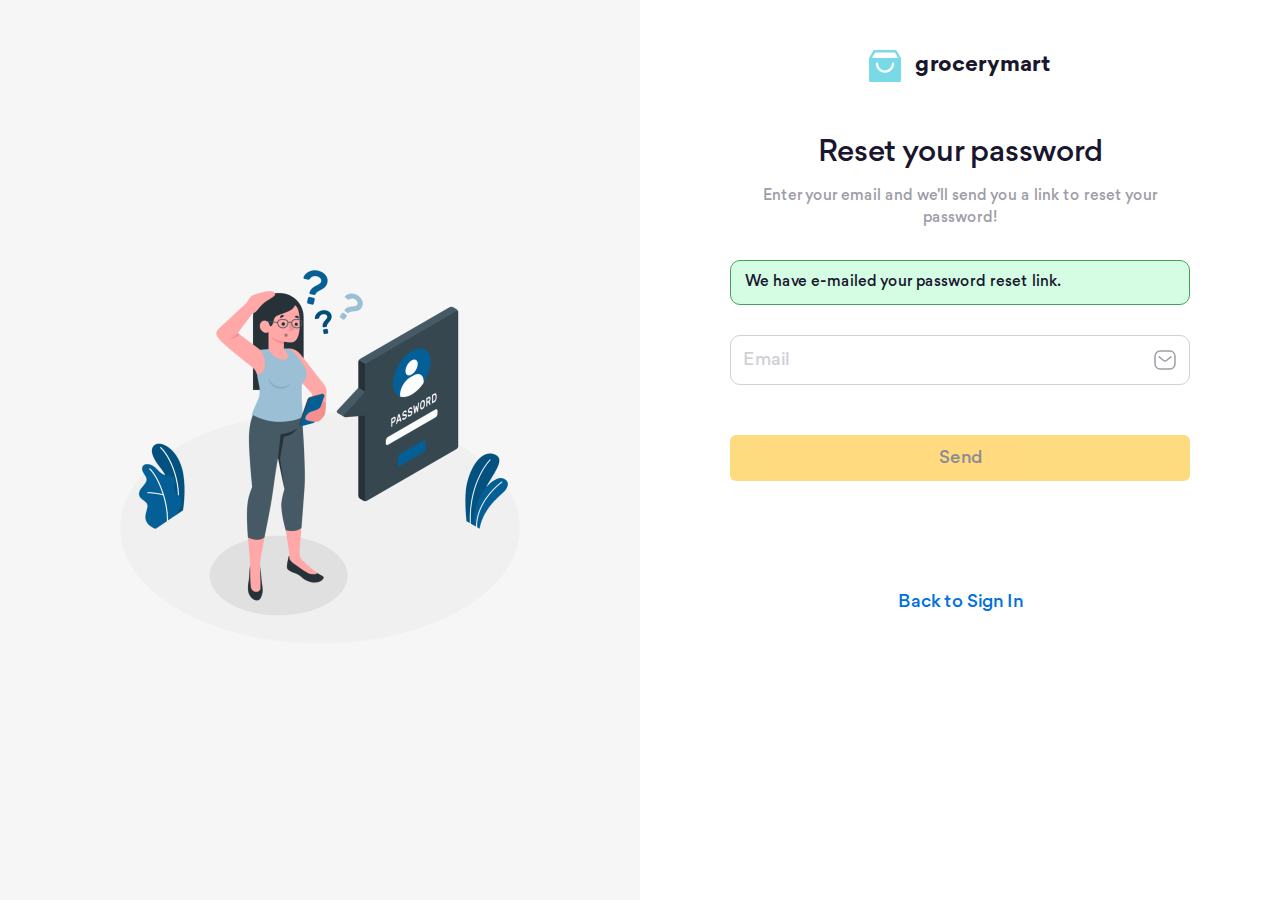
<file: reset-password-emailed.html>
<!DOCTYPE html>
<html lang="en" class="">
    <head>
        <meta charset="UTF-8" />
        <meta name="viewport" content="width=device-width, initial-scale=1.0" />
        <title>Reset your password | Grocery Mart</title>

        <!-- Favicon -->
        <link rel="apple-touch-icon" sizes="120x120" href="./assets/favicon/apple-touch-icon.png" />
        <link rel="icon" type="image/png" sizes="32x32" href="./assets/favicon/favicon-32x32.png" />
        <link rel="icon" type="image/png" sizes="16x16" href="./assets/favicon/favicon-16x16.png" />
        <link rel="manifest" href="./assets/favicon/site.webmanifest" />
        <link rel="mask-icon" href="/safari-pinned-tab.svg" color="#5bbad5" />
        <meta name="msapplication-TileColor" content="#da532c" />
        <meta name="theme-color" content="#ffffff" />

        <!-- Fonts -->
        <link rel="stylesheet" href="./assets/fonts/stylesheet.css" />

        <!-- Styles -->
        <link rel="stylesheet" href="./assets/css/main.css" />

        <!-- Scripts -->
        <script src="./assets/js/scripts.js"></script>
    </head>
    <body>
        <main class="auth">
            <!-- Auth Intro -->
            <div class="auth__intro d-md-none">
                <img src="./assets/img/auth/forgot-password.png" alt="intro" class="auth__intro-img" />
            </div>

            <!-- Auth Content -->
            <div class="auth__content">
                <div class="auth__content-inner">
                    <!-- Logo -->
                    <a href="./" class="logo">
                        <!-- dùng "./" khi triển khai lên github page, dùng "/" khi triển khai domain thường -->
                        <img src="./assets/icons/logo.svg" alt="grocerymart" class="logo__img" />
                        <h2 class="logo__title">grocerymart</h2>
                    </a>
                    <h1 class="auth__heading">Reset your password</h1>
                    <p class="auth__desc">Enter your email and we'll send you a link to reset your password!</p>
                    <div class="auth__message message message--success">We have e-mailed your password reset link.</div>
                    <form action="./index-logined.html" class="form auth__form auth__form-forgot">
                        <div class="form__group">
                            <div class="form__text-input">
                                <input type="email" name="" id="" placeholder="Email" class="form__input" required />
                                <img src="./assets/icons/message.svg" alt="message" class="form__input-icon" />
                                <img src="./assets/icons/form-error.svg" alt="" class="form__input-icon-error" />
                            </div>
                            <p class="form__error">Email is not in correct format.</p>
                        </div>
                        <div class="form__group auth__btn-group">
                            <button class="btn btn--primary auth__btn form__submit-btn">Send</button>
                        </div>
                    </form>

                    <p class="auth__text">
                        <a href="./sign-in.html" class="auth__link auth__text-link">Back to Sign In</a>
                    </p>
                </div>
            </div>
        </main>
        <script>
            window.dispatchEvent(new Event("template-loaded"));
        </script>
    </body>
</html>
</file>
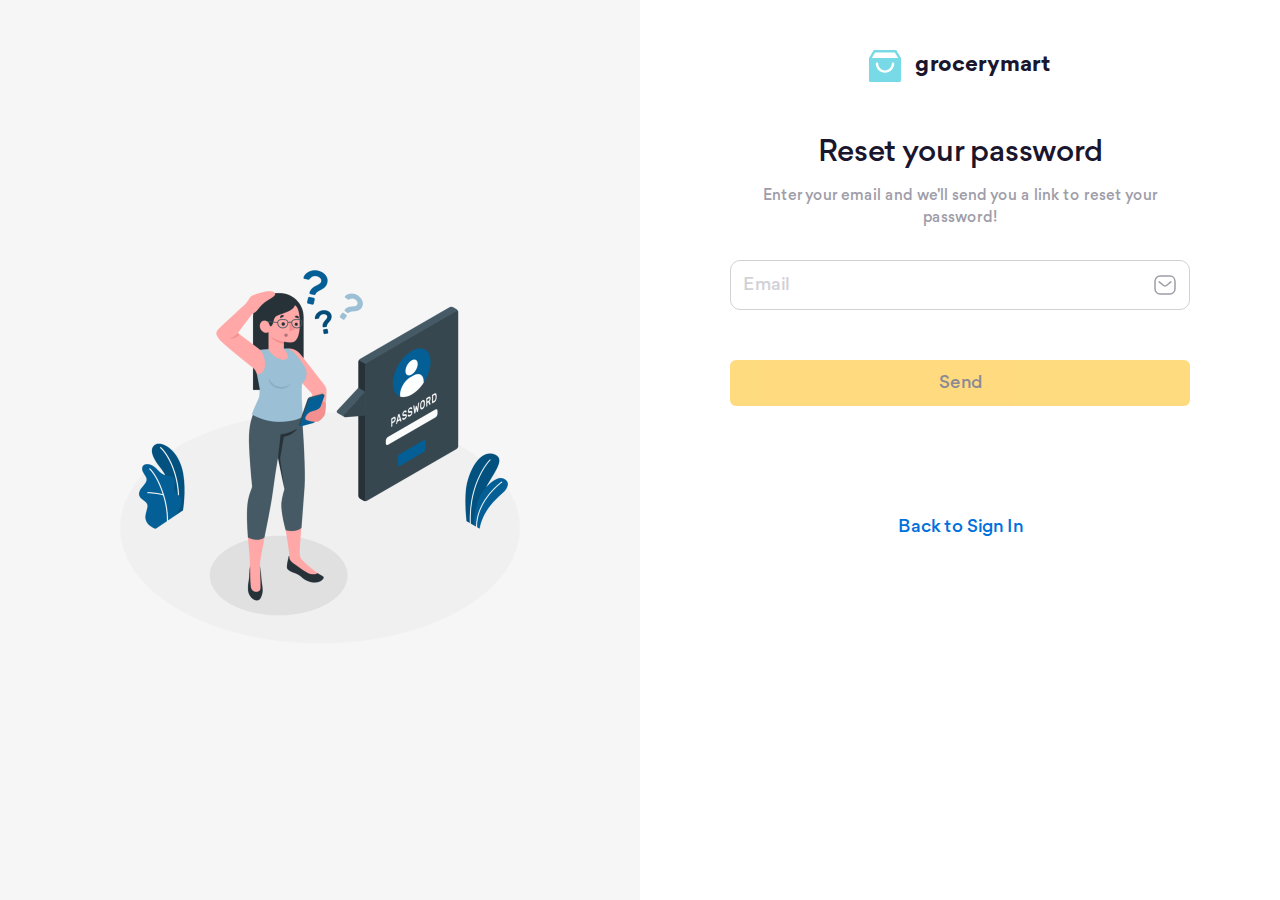
<file: reset-password.html>
<!DOCTYPE html>
<html lang="en" class="">
    <head>
        <meta charset="UTF-8" />
        <meta name="viewport" content="width=device-width, initial-scale=1.0" />
        <title>Reset your password | Grocery Mart</title>

        <!-- Favicon -->
        <link rel="apple-touch-icon" sizes="120x120" href="./assets/favicon/apple-touch-icon.png" />
        <link rel="icon" type="image/png" sizes="32x32" href="./assets/favicon/favicon-32x32.png" />
        <link rel="icon" type="image/png" sizes="16x16" href="./assets/favicon/favicon-16x16.png" />
        <link rel="manifest" href="./assets/favicon/site.webmanifest" />
        <link rel="mask-icon" href="/safari-pinned-tab.svg" color="#5bbad5" />
        <meta name="msapplication-TileColor" content="#da532c" />
        <meta name="theme-color" content="#ffffff" />

        <!-- Fonts -->
        <link rel="stylesheet" href="./assets/fonts/stylesheet.css" />

        <!-- Styles -->
        <link rel="stylesheet" href="./assets/css/main.css" />

        <!-- Scripts -->
        <script src="./assets/js/scripts.js"></script>
    </head>
    <body>
        <main class="auth">
            <!-- Auth Intro -->
            <div class="auth__intro d-md-none">
                <img src="./assets/img/auth/forgot-password.png" alt="intro" class="auth__intro-img" />
            </div>

            <!-- Auth Content -->
            <div class="auth__content">
                <div class="auth__content-inner">
                    <!-- Logo -->
                    <a href="./" class="logo">
                        <!-- dùng "./" khi triển khai lên github page, dùng "/" khi triển khai domain thường -->
                        <img src="./assets/icons/logo.svg" alt="grocerymart" class="logo__img" />
                        <h2 class="logo__title">grocerymart</h2>
                    </a>
                    <h1 class="auth__heading">Reset your password</h1>
                    <p class="auth__desc">Enter your email and we'll send you a link to reset your password!</p>
                    <!-- <div class="auth__message message message--success">We have e-mailed your password reset link.</div> -->
                    <form action="./reset-password-emailed.html" class="form auth__form auth__form-forgot">
                        <div class="form__group">
                            <div class="form__text-input">
                                <input type="email" name="" id="" placeholder="Email" class="form__input" required />
                                <img src="./assets/icons/message.svg" alt="message" class="form__input-icon" />
                                <img src="./assets/icons/form-error.svg" alt="" class="form__input-icon-error" />
                            </div>
                            <p class="form__error">Email is not in correct format.</p>
                        </div>
                        <div class="form__group auth__btn-group">
                            <button class="btn btn--primary auth__btn form__submit-btn">Send</button>
                        </div>
                    </form>

                    <p class="auth__text">
                        <a href="./sign-in.html" class="auth__link auth__text-link">Back to Sign In</a>
                    </p>
                </div>
            </div>
        </main>
        <script>
            window.dispatchEvent(new Event("template-loaded"));
        </script>
    </body>
</html>
</file>
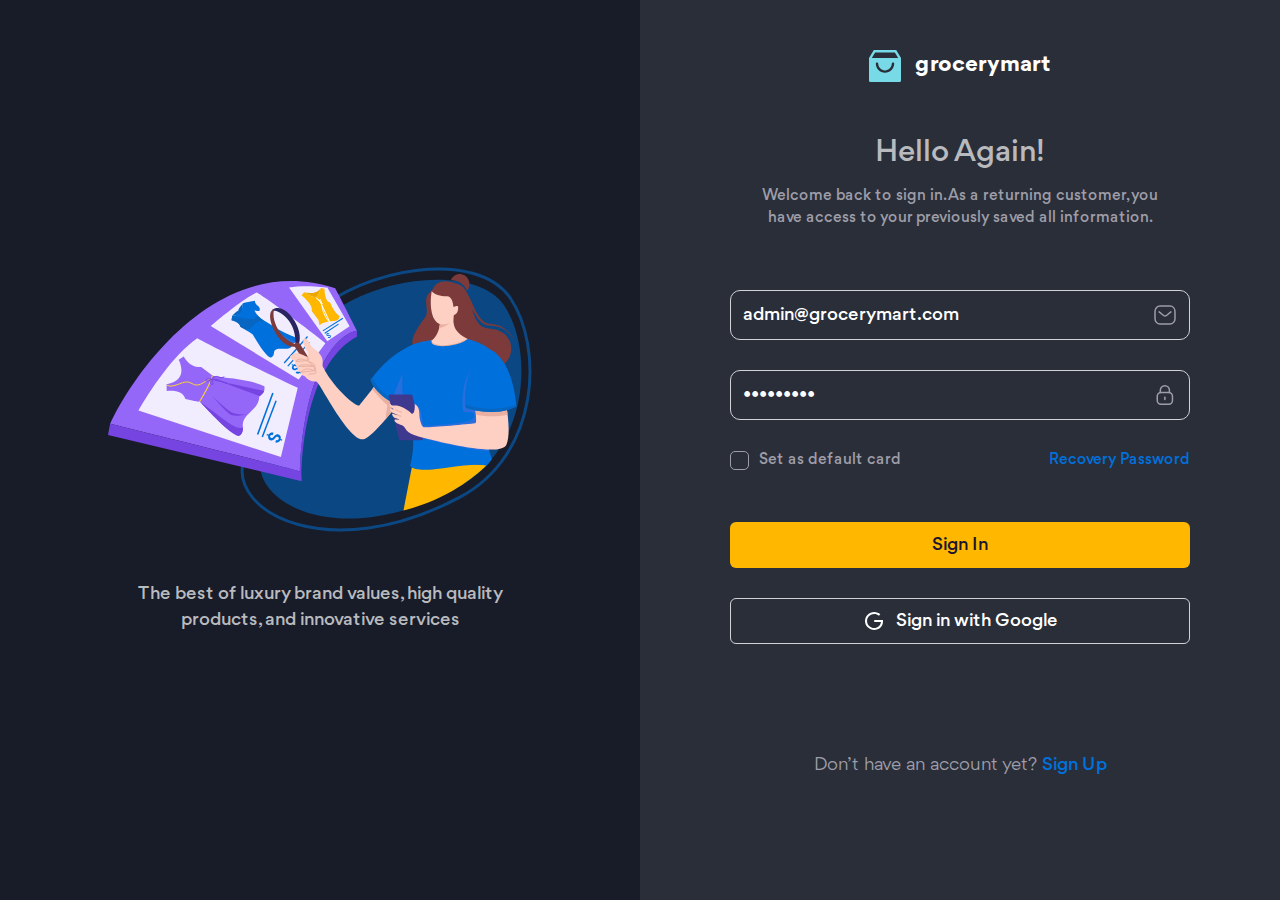
<file: sign-in.html>
<!DOCTYPE html>
<html lang="en" class="dark">
    <head>
        <meta charset="UTF-8" />
        <meta name="viewport" content="width=device-width, initial-scale=1.0" />
        <title>Sign in | Grocery Mart</title>

        <!-- Favicon -->
        <link rel="apple-touch-icon" sizes="120x120" href="./assets/favicon/apple-touch-icon.png" />
        <link rel="icon" type="image/png" sizes="32x32" href="./assets/favicon/favicon-32x32.png" />
        <link rel="icon" type="image/png" sizes="16x16" href="./assets/favicon/favicon-16x16.png" />
        <link rel="manifest" href="./assets/favicon/site.webmanifest" />
        <link rel="mask-icon" href="/safari-pinned-tab.svg" color="#5bbad5" />
        <meta name="msapplication-TileColor" content="#da532c" />
        <meta name="theme-color" content="#ffffff" />

        <!-- Fonts -->
        <link rel="stylesheet" href="./assets/fonts/stylesheet.css" />

        <!-- Styles -->
        <link rel="stylesheet" href="./assets/css/main.css" />

        <!-- Scripts -->
        <script src="./assets/js/scripts.js"></script>
    </head>
    <body>
        <main class="auth">
            <!-- Auth Intro -->
            <div class="auth__intro d-md-none">
                <img src="./assets/img/auth/intro.svg" alt="intro" class="auth__intro-img" />
                <p class="auth__intro-text">
                    The best of luxury brand values, high quality products, and innovative services
                </p>
            </div>

            <!-- Auth Content -->
            <div class="auth__content">
                <div class="auth__content-inner">
                    <!-- Logo -->
                    <a href="./" class="logo">
                        <!-- dùng "./" khi triển khai lên github page, dùng "/" khi triển khai domain thường -->
                        <img src="./assets/icons/logo.svg" alt="grocerymart" class="logo__img" />
                        <h2 class="logo__title">grocerymart</h2>
                    </a>
                    <h1 class="auth__heading">Hello Again!</h1>
                    <p class="auth__desc">
                        Welcome back to sign in. As a returning customer, you have access to your previously saved all
                        information.
                    </p>
                    <form action="./index-logined.html" class="form auth__form">
                        <div class="form__group">
                            <div class="form__text-input">
                                <input
                                    type="email"
                                    name=""
                                    id=""
                                    placeholder="Email"
                                    value="admin@grocerymart.com"
                                    class="form__input"
                                    required
                                />
                                <img src="./assets/icons/message.svg" alt="message" class="form__input-icon" />
                                <img src="./assets/icons/form-error.svg" alt="" class="form__input-icon-error" />
                            </div>
                            <p class="form__error">Email chưa đúng định dạng.</p>
                        </div>
                        <div class="form__group">
                            <div class="form__text-input">
                                <input
                                    type="password"
                                    name=""
                                    id=""
                                    placeholder="Password"
                                    class="form__input"
                                    value="111111111"
                                    required
                                    minlength="6"
                                />
                                <img src="./assets/icons/lock.svg" alt="lock" class="form__input-icon" />
                                <img src="./assets/icons/form-error.svg" alt="" class="form__input-icon-error" />
                            </div>
                            <p class="form__error">Mật khẩu có ít nhất 6 ký tự.</p>
                        </div>
                        <div class="form__group form__group--inline">
                            <label class="form__checkbox">
                                <input type="checkbox" name="" id="" class="form__checkbox-input d-none" />
                                <span class="form__checkbox-label">Set as default card</span>
                            </label>
                            <a href="#!" class="auth__link form__pull-right">Recovery Password</a>
                        </div>
                        <div class="form__group auth__btn-group">
                            <button class="btn btn--primary auth__btn form__submit-btn">Sign In</button>
                            <button class="btn btn--outline auth__btn btn--no-margin">
                                <img src="./assets/icons/google.svg" alt="" class="btn__icon icon" />
                                Sign in with Google
                            </button>
                        </div>
                    </form>

                    <p class="auth__text">
                        Don’t have an account yet?
                        <a href="./sign-up.html" class="auth__link auth__text-link">Sign Up</a>
                    </p>
                </div>
            </div>
        </main>
        <script>
            window.dispatchEvent(new Event("template-loaded"));
        </script>
    </body>
</html>
</file>
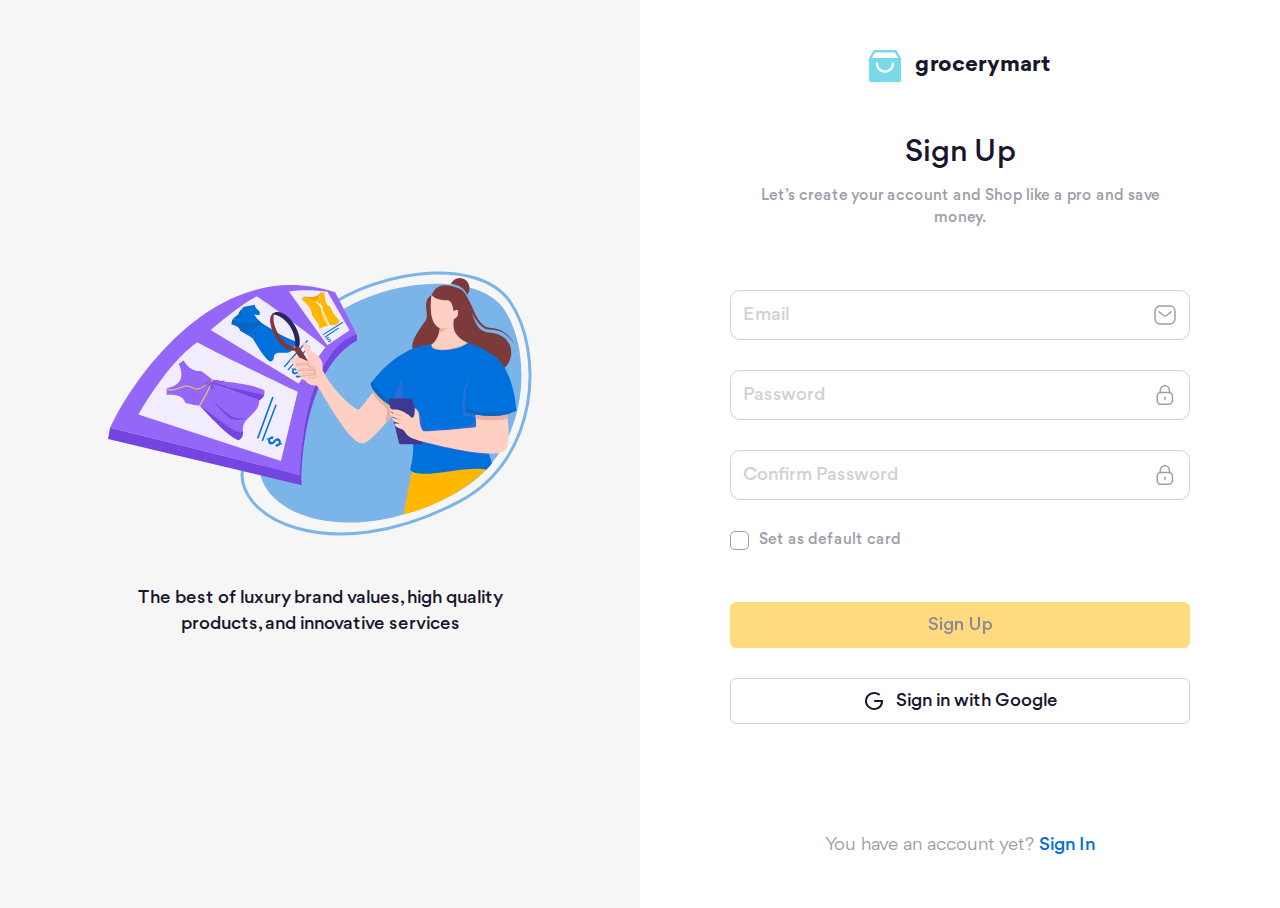
<file: sign-up.html>
<!DOCTYPE html>
<html lang="en" class="">
    <head>
        <meta charset="UTF-8" />
        <meta name="viewport" content="width=device-width, initial-scale=1.0" />
        <title>Sign up | Grocery Mart</title>

        <!-- Favicon -->
        <link rel="apple-touch-icon" sizes="120x120" href="./assets/favicon/apple-touch-icon.png" />
        <link rel="icon" type="image/png" sizes="32x32" href="./assets/favicon/favicon-32x32.png" />
        <link rel="icon" type="image/png" sizes="16x16" href="./assets/favicon/favicon-16x16.png" />
        <link rel="manifest" href="./assets/favicon/site.webmanifest" />
        <link rel="mask-icon" href="/safari-pinned-tab.svg" color="#5bbad5" />
        <meta name="msapplication-TileColor" content="#da532c" />
        <meta name="theme-color" content="#ffffff" />

        <!-- Fonts -->
        <link rel="stylesheet" href="./assets/fonts/stylesheet.css" />

        <!-- Styles -->
        <link rel="stylesheet" href="./assets/css/main.css" />

        <!-- Scripts -->
        <script src="./assets/js/scripts.js"></script>
    </head>
    <body>
        <main class="auth">
            <!-- Auth Intro -->
            <div class="auth__intro">
                <a href="./" class="logo auth__intro-logo d-none d-md-flex">
                    <img src="./assets/icons/logo.svg" alt="grocerymart" class="logo__img" />
                    <h2 class="logo__title">grocerymart</h2>
                </a>
                <img src="./assets/img/auth/intro.svg" alt="intro" class="auth__intro-img" />
                <p class="auth__intro-text">
                    The best of luxury brand values, high quality products, and innovative services
                </p>
                <button class="auth__intro-next d-none d-md-flex js-toggle" toggle-target="#auth-content">
                    <img src="./assets/img/auth/intro-arrow.svg" alt="" />
                </button>
            </div>

            <!-- Auth Content -->
            <div id="auth-content" class="auth__content hide">
                <div class="auth__content-inner">
                    <!-- Logo -->
                    <a href="./" class="logo">
                        <!-- dùng "./" khi triển khai lên github page, dùng "/" khi triển khai domain thường -->
                        <img src="./assets/icons/logo.svg" alt="grocerymart" class="logo__img" />
                        <h2 class="logo__title">grocerymart</h2>
                    </a>
                    <h1 class="auth__heading">Sign Up</h1>
                    <p class="auth__desc">Let’s create your account and Shop like a pro and save money.</p>
                    <form action="./index-logined.html" class="form auth__form">
                        <div class="form__group">
                            <div class="form__text-input">
                                <input type="email" name="" id="" placeholder="Email" class="form__input" required />
                                <img src="./assets/icons/message.svg" alt="message" class="form__input-icon" />
                                <img src="./assets/icons/form-error.svg" alt="" class="form__input-icon-error" />
                            </div>
                            <p class="form__error">Email is not in correct format.</p>
                        </div>
                        <div class="form__group">
                            <div class="form__text-input">
                                <input
                                    type="password"
                                    name=""
                                    id=""
                                    placeholder="Password"
                                    class="form__input"
                                    required
                                    minlength="6"
                                />
                                <img src="./assets/icons/lock.svg" alt="lock" class="form__input-icon" />
                                <img src="./assets/icons/form-error.svg" alt="" class="form__input-icon-error" />
                            </div>
                            <p class="form__error">Password has at least 6 characters.</p>
                        </div>
                        <div class="form__group">
                            <div class="form__text-input">
                                <input
                                    type="password"
                                    name=""
                                    id=""
                                    placeholder="Confirm Password"
                                    class="form__input"
                                    required
                                    minlength="6"
                                />
                                <img src="./assets/icons/lock.svg" alt="lock" class="form__input-icon" />
                                <img src="./assets/icons/form-error.svg" alt="" class="form__input-icon-error" />
                            </div>
                            <p class="form__error">Password has at least 6 characters.</p>
                        </div>
                        <div class="form__group form__group--inline">
                            <label class="form__checkbox">
                                <input type="checkbox" name="" id="" class="form__checkbox-input d-none" />
                                <span class="form__checkbox-label">Set as default card</span>
                            </label>
                        </div>
                        <div class="form__group auth__btn-group">
                            <button class="btn btn--primary auth__btn form__submit-btn">Sign Up</button>
                            <button class="btn btn--outline auth__btn btn--no-margin">
                                <img src="./assets/icons/google.svg" alt="" class="btn__icon icon" />
                                Sign in with Google
                            </button>
                        </div>
                    </form>

                    <p class="auth__text">
                        You have an account yet?
                        <a href="./sign-in.html" class="auth__link auth__text-link">Sign In</a>
                    </p>
                </div>
            </div>
        </main>
        <script>
            window.dispatchEvent(new Event("template-loaded"));
        </script>
    </body>
</html>
</file>
<file: assets/fonts/stylesheet.css>
@font-face {
    font-family: 'Gordita';
    src: url('Gordita-Light.woff2') format('woff2'),
        url('Gordita-Light.woff') format('woff');
    font-weight: 300;
    font-style: normal;
    font-display: swap;
}

@font-face {
    font-family: 'Gordita';
    src: url('Gordita-Bold.woff2') format('woff2'),
        url('Gordita-Bold.woff') format('woff');
    font-weight: bold;
    font-style: normal;
    font-display: swap;
}

@font-face {
    font-family: 'Gordita';
    src: url('Gordita-Italic.woff2') format('woff2'),
        url('Gordita-Italic.woff') format('woff');
    font-weight: normal;
    font-style: italic;
    font-display: swap;
}

@font-face {
    font-family: 'Gordita';
    src: url('Gordita-Medium.woff2') format('woff2'),
        url('Gordita-Medium.woff') format('woff');
    font-weight: 500;
    font-style: normal;
    font-display: swap;
}

@font-face {
    font-family: 'Gordita';
    src: url('Gordita-LightItalic.woff2') format('woff2'),
        url('Gordita-LightItalic.woff') format('woff');
    font-weight: 300;
    font-style: italic;
    font-display: swap;
}

@font-face {
    font-family: 'Gordita';
    src: url('Gordita-BoldItalic.woff2') format('woff2'),
        url('Gordita-BoldItalic.woff') format('woff');
    font-weight: bold;
    font-style: italic;
    font-display: swap;
}

@font-face {
    font-family: 'Gordita';
    src: url('Gordita-MediumItalic.woff2') format('woff2'),
        url('Gordita-MediumItalic.woff') format('woff');
    font-weight: 500;
    font-style: italic;
    font-display: swap;
}

@font-face {
    font-family: 'Gordita';
    src: url('Gordita-BlackItalic.woff2') format('woff2'),
        url('Gordita-BlackItalic.woff') format('woff');
    font-weight: 900;
    font-style: italic;
    font-display: swap;
}

@font-face {
    font-family: 'Gordita';
    src: url('Gordita-Black.woff2') format('woff2'),
        url('Gordita-Black.woff') format('woff');
    font-weight: 900;
    font-style: normal;
    font-display: swap;
}

@font-face {
    font-family: 'Gordita';
    src: url('Gordita-Regular.woff2') format('woff2'),
        url('Gordita-Regular.woff') format('woff');
    font-weight: normal;
    font-style: normal;
    font-display: swap;
}
</file>
<file: assets/css/main.css>
/* http://meyerweb.com/eric/tools/css/reset/ 
   v2.0 | 20110126
   License: none (public domain)
*/
html,
body,
div,
span,
applet,
object,
iframe,
h1,
h2,
h3,
h4,
h5,
h6,
p,
blockquote,
pre,
a,
abbr,
acronym,
address,
big,
cite,
code,
del,
dfn,
em,
img,
ins,
kbd,
q,
s,
samp,
small,
strike,
strong,
sub,
sup,
tt,
var,
b,
u,
i,
center,
dl,
dt,
dd,
ol,
ul,
li,
fieldset,
form,
label,
legend,
table,
caption,
tbody,
tfoot,
thead,
tr,
th,
td,
article,
aside,
canvas,
details,
embed,
figure,
figcaption,
footer,
header,
hgroup,
menu,
nav,
output,
ruby,
section,
summary,
time,
mark,
audio,
video {
  margin: 0;
  padding: 0;
  border: 0;
  font-size: 100%;
  font: inherit;
  vertical-align: baseline;
}

/* HTML5 display-role reset for older browsers */
article,
aside,
details,
figcaption,
figure,
footer,
header,
hgroup,
menu,
nav,
section {
  display: block;
}

body {
  line-height: 1;
}

ol,
ul {
  list-style: none;
}

blockquote,
q {
  quotes: none;
}

blockquote:before,
blockquote:after,
q:before,
q:after {
  content: "";
  content: none;
}

table {
  border-collapse: collapse;
  border-spacing: 0;
}

*,
::before,
::after {
  box-sizing: border-box;
}

html {
  font-size: 62.5%;
}

body {
  font-size: 1.6rem;
  font-family: Gordita, sans-serif;
  color: var(--text-color);
  background: var(--body-bg-color);
}

a {
  color: inherit;
  text-decoration: none;
}

button {
  border: none;
  outline: none;
  background: transparent;
  padding: 0;
  cursor: pointer;
}

a,
img,
button,
input,
label,
textarea,
select {
  font-family: inherit;
  color: inherit;
  padding: 0;
  outline: none;
  border: none;
  -webkit-tap-highlight-color: transparent;
}

input {
  background: transparent;
}

.icon {
  filter: var(--icon-color);
}

@media (max-width: 575.98px) {
  .container {
    padding-left: 20px !important;
    padding-right: 20px !important;
  }
}

.row > *, .container-fluid, .container {
  padding-left: calc(var(--grid-gutter-x) * 0.5);
  padding-right: calc(var(--grid-gutter-x) * 0.5);
}

.container-fluid, .container {
  --grid-gutter-x: 30px;
  --grid-gutter-y: 0;
  width: 100%;
  margin-left: auto;
  margin-right: auto;
}

.container {
  width: 1370px;
}

.row {
  display: flex;
  flex-wrap: wrap;
  margin-top: calc(var(--grid-gutter-y) * -1);
  margin-left: calc(var(--grid-gutter-x) * 0.5 * -1);
  margin-right: calc(var(--grid-gutter-x) * 0.5 * -1);
}
.row > * {
  margin-top: var(--grid-gutter-y);
}

.col {
  flex: 1 0;
}

.row-cols-1 > * {
  flex: 0 0 auto;
  width: 100%;
}

.row-cols-2 > * {
  flex: 0 0 auto;
  width: 50%;
}

.row-cols-3 > * {
  flex: 0 0 auto;
  width: 33.3333333333%;
}

.row-cols-4 > * {
  flex: 0 0 auto;
  width: 25%;
}

.row-cols-5 > * {
  flex: 0 0 auto;
  width: 20%;
}

.row-cols-6 > * {
  flex: 0 0 auto;
  width: 16.6666666667%;
}

.col-1 {
  flex: 0 0 auto;
  width: 8.3333333333%;
}

.col-2 {
  flex: 0 0 auto;
  width: 16.6666666667%;
}

.col-3 {
  flex: 0 0 auto;
  width: 25%;
}

.col-4 {
  flex: 0 0 auto;
  width: 33.3333333333%;
}

.col-5 {
  flex: 0 0 auto;
  width: 41.6666666667%;
}

.col-6 {
  flex: 0 0 auto;
  width: 50%;
}

.col-7 {
  flex: 0 0 auto;
  width: 58.3333333333%;
}

.col-8 {
  flex: 0 0 auto;
  width: 66.6666666667%;
}

.col-9 {
  flex: 0 0 auto;
  width: 75%;
}

.col-10 {
  flex: 0 0 auto;
  width: 83.3333333333%;
}

.col-11 {
  flex: 0 0 auto;
  width: 91.6666666667%;
}

.col-12 {
  flex: 0 0 auto;
  width: 100%;
}

.offset-0 {
  margin-left: 0;
}

.offset-1 {
  margin-left: 8.3333333333%;
}

.offset-2 {
  margin-left: 16.6666666667%;
}

.offset-3 {
  margin-left: 25%;
}

.offset-4 {
  margin-left: 33.3333333333%;
}

.offset-5 {
  margin-left: 41.6666666667%;
}

.offset-6 {
  margin-left: 50%;
}

.offset-7 {
  margin-left: 58.3333333333%;
}

.offset-8 {
  margin-left: 66.6666666667%;
}

.offset-9 {
  margin-left: 75%;
}

.offset-10 {
  margin-left: 83.3333333333%;
}

.offset-11 {
  margin-left: 91.6666666667%;
}

.g-0,
.gx-0 {
  --grid-gutter-x: 0px;
}

.g-0,
.gy-0 {
  --grid-gutter-y: 0px;
}

.g-1,
.gx-1 {
  --grid-gutter-x: 7.5px;
}

.g-1,
.gy-1 {
  --grid-gutter-y: 7.5px;
}

.g-2,
.gx-2 {
  --grid-gutter-x: 15px;
}

.g-2,
.gy-2 {
  --grid-gutter-y: 15px;
}

.g-3,
.gx-3 {
  --grid-gutter-x: 30px;
}

.g-3,
.gy-3 {
  --grid-gutter-y: 30px;
}

.g-4,
.gx-4 {
  --grid-gutter-x: 45px;
}

.g-4,
.gy-4 {
  --grid-gutter-y: 45px;
}

.g-5,
.gx-5 {
  --grid-gutter-x: 90px;
}

.g-5,
.gy-5 {
  --grid-gutter-y: 90px;
}

@media (max-width: 1399.98px) {
  .container {
    max-width: 1140px;
  }
  .row-cols-xxl-1 > * {
    flex: 0 0 auto;
    width: 100%;
  }
  .row-cols-xxl-2 > * {
    flex: 0 0 auto;
    width: 50%;
  }
  .row-cols-xxl-3 > * {
    flex: 0 0 auto;
    width: 33.3333333333%;
  }
  .row-cols-xxl-4 > * {
    flex: 0 0 auto;
    width: 25%;
  }
  .row-cols-xxl-5 > * {
    flex: 0 0 auto;
    width: 20%;
  }
  .row-cols-xxl-6 > * {
    flex: 0 0 auto;
    width: 16.6666666667%;
  }
  .col-xxl-1 {
    flex: 0 0 auto;
    width: 8.3333333333%;
  }
  .col-xxl-2 {
    flex: 0 0 auto;
    width: 16.6666666667%;
  }
  .col-xxl-3 {
    flex: 0 0 auto;
    width: 25%;
  }
  .col-xxl-4 {
    flex: 0 0 auto;
    width: 33.3333333333%;
  }
  .col-xxl-5 {
    flex: 0 0 auto;
    width: 41.6666666667%;
  }
  .col-xxl-6 {
    flex: 0 0 auto;
    width: 50%;
  }
  .col-xxl-7 {
    flex: 0 0 auto;
    width: 58.3333333333%;
  }
  .col-xxl-8 {
    flex: 0 0 auto;
    width: 66.6666666667%;
  }
  .col-xxl-9 {
    flex: 0 0 auto;
    width: 75%;
  }
  .col-xxl-10 {
    flex: 0 0 auto;
    width: 83.3333333333%;
  }
  .col-xxl-11 {
    flex: 0 0 auto;
    width: 91.6666666667%;
  }
  .col-xxl-12 {
    flex: 0 0 auto;
    width: 100%;
  }
  .offset-xxl-0 {
    margin-left: 0;
  }
  .offset-xxl-1 {
    margin-left: 8.3333333333%;
  }
  .offset-xxl-2 {
    margin-left: 16.6666666667%;
  }
  .offset-xxl-3 {
    margin-left: 25%;
  }
  .offset-xxl-4 {
    margin-left: 33.3333333333%;
  }
  .offset-xxl-5 {
    margin-left: 41.6666666667%;
  }
  .offset-xxl-6 {
    margin-left: 50%;
  }
  .offset-xxl-7 {
    margin-left: 58.3333333333%;
  }
  .offset-xxl-8 {
    margin-left: 66.6666666667%;
  }
  .offset-xxl-9 {
    margin-left: 75%;
  }
  .offset-xxl-10 {
    margin-left: 83.3333333333%;
  }
  .offset-xxl-11 {
    margin-left: 91.6666666667%;
  }
  .g-xxl-0,
  .gx-xxl-0 {
    --grid-gutter-x: 0px;
  }
  .g-xxl-0,
  .gy-xxl-0 {
    --grid-gutter-y: 0px;
  }
  .g-xxl-1,
  .gx-xxl-1 {
    --grid-gutter-x: 7.5px;
  }
  .g-xxl-1,
  .gy-xxl-1 {
    --grid-gutter-y: 7.5px;
  }
  .g-xxl-2,
  .gx-xxl-2 {
    --grid-gutter-x: 15px;
  }
  .g-xxl-2,
  .gy-xxl-2 {
    --grid-gutter-y: 15px;
  }
  .g-xxl-3,
  .gx-xxl-3 {
    --grid-gutter-x: 30px;
  }
  .g-xxl-3,
  .gy-xxl-3 {
    --grid-gutter-y: 30px;
  }
  .g-xxl-4,
  .gx-xxl-4 {
    --grid-gutter-x: 45px;
  }
  .g-xxl-4,
  .gy-xxl-4 {
    --grid-gutter-y: 45px;
  }
  .g-xxl-5,
  .gx-xxl-5 {
    --grid-gutter-x: 90px;
  }
  .g-xxl-5,
  .gy-xxl-5 {
    --grid-gutter-y: 90px;
  }
}
@media (max-width: 1199.98px) {
  .container {
    max-width: 960px;
  }
  .row-cols-xl-1 > * {
    flex: 0 0 auto;
    width: 100%;
  }
  .row-cols-xl-2 > * {
    flex: 0 0 auto;
    width: 50%;
  }
  .row-cols-xl-3 > * {
    flex: 0 0 auto;
    width: 33.3333333333%;
  }
  .row-cols-xl-4 > * {
    flex: 0 0 auto;
    width: 25%;
  }
  .row-cols-xl-5 > * {
    flex: 0 0 auto;
    width: 20%;
  }
  .row-cols-xl-6 > * {
    flex: 0 0 auto;
    width: 16.6666666667%;
  }
  .col-xl-1 {
    flex: 0 0 auto;
    width: 8.3333333333%;
  }
  .col-xl-2 {
    flex: 0 0 auto;
    width: 16.6666666667%;
  }
  .col-xl-3 {
    flex: 0 0 auto;
    width: 25%;
  }
  .col-xl-4 {
    flex: 0 0 auto;
    width: 33.3333333333%;
  }
  .col-xl-5 {
    flex: 0 0 auto;
    width: 41.6666666667%;
  }
  .col-xl-6 {
    flex: 0 0 auto;
    width: 50%;
  }
  .col-xl-7 {
    flex: 0 0 auto;
    width: 58.3333333333%;
  }
  .col-xl-8 {
    flex: 0 0 auto;
    width: 66.6666666667%;
  }
  .col-xl-9 {
    flex: 0 0 auto;
    width: 75%;
  }
  .col-xl-10 {
    flex: 0 0 auto;
    width: 83.3333333333%;
  }
  .col-xl-11 {
    flex: 0 0 auto;
    width: 91.6666666667%;
  }
  .col-xl-12 {
    flex: 0 0 auto;
    width: 100%;
  }
  .offset-xl-0 {
    margin-left: 0;
  }
  .offset-xl-1 {
    margin-left: 8.3333333333%;
  }
  .offset-xl-2 {
    margin-left: 16.6666666667%;
  }
  .offset-xl-3 {
    margin-left: 25%;
  }
  .offset-xl-4 {
    margin-left: 33.3333333333%;
  }
  .offset-xl-5 {
    margin-left: 41.6666666667%;
  }
  .offset-xl-6 {
    margin-left: 50%;
  }
  .offset-xl-7 {
    margin-left: 58.3333333333%;
  }
  .offset-xl-8 {
    margin-left: 66.6666666667%;
  }
  .offset-xl-9 {
    margin-left: 75%;
  }
  .offset-xl-10 {
    margin-left: 83.3333333333%;
  }
  .offset-xl-11 {
    margin-left: 91.6666666667%;
  }
  .g-xl-0,
  .gx-xl-0 {
    --grid-gutter-x: 0px;
  }
  .g-xl-0,
  .gy-xl-0 {
    --grid-gutter-y: 0px;
  }
  .g-xl-1,
  .gx-xl-1 {
    --grid-gutter-x: 7.5px;
  }
  .g-xl-1,
  .gy-xl-1 {
    --grid-gutter-y: 7.5px;
  }
  .g-xl-2,
  .gx-xl-2 {
    --grid-gutter-x: 15px;
  }
  .g-xl-2,
  .gy-xl-2 {
    --grid-gutter-y: 15px;
  }
  .g-xl-3,
  .gx-xl-3 {
    --grid-gutter-x: 30px;
  }
  .g-xl-3,
  .gy-xl-3 {
    --grid-gutter-y: 30px;
  }
  .g-xl-4,
  .gx-xl-4 {
    --grid-gutter-x: 45px;
  }
  .g-xl-4,
  .gy-xl-4 {
    --grid-gutter-y: 45px;
  }
  .g-xl-5,
  .gx-xl-5 {
    --grid-gutter-x: 90px;
  }
  .g-xl-5,
  .gy-xl-5 {
    --grid-gutter-y: 90px;
  }
}
@media (max-width: 991.98px) {
  .container {
    max-width: 720px;
  }
  .row-cols-lg-1 > * {
    flex: 0 0 auto;
    width: 100%;
  }
  .row-cols-lg-2 > * {
    flex: 0 0 auto;
    width: 50%;
  }
  .row-cols-lg-3 > * {
    flex: 0 0 auto;
    width: 33.3333333333%;
  }
  .row-cols-lg-4 > * {
    flex: 0 0 auto;
    width: 25%;
  }
  .row-cols-lg-5 > * {
    flex: 0 0 auto;
    width: 20%;
  }
  .row-cols-lg-6 > * {
    flex: 0 0 auto;
    width: 16.6666666667%;
  }
  .col-lg-1 {
    flex: 0 0 auto;
    width: 8.3333333333%;
  }
  .col-lg-2 {
    flex: 0 0 auto;
    width: 16.6666666667%;
  }
  .col-lg-3 {
    flex: 0 0 auto;
    width: 25%;
  }
  .col-lg-4 {
    flex: 0 0 auto;
    width: 33.3333333333%;
  }
  .col-lg-5 {
    flex: 0 0 auto;
    width: 41.6666666667%;
  }
  .col-lg-6 {
    flex: 0 0 auto;
    width: 50%;
  }
  .col-lg-7 {
    flex: 0 0 auto;
    width: 58.3333333333%;
  }
  .col-lg-8 {
    flex: 0 0 auto;
    width: 66.6666666667%;
  }
  .col-lg-9 {
    flex: 0 0 auto;
    width: 75%;
  }
  .col-lg-10 {
    flex: 0 0 auto;
    width: 83.3333333333%;
  }
  .col-lg-11 {
    flex: 0 0 auto;
    width: 91.6666666667%;
  }
  .col-lg-12 {
    flex: 0 0 auto;
    width: 100%;
  }
  .offset-lg-0 {
    margin-left: 0;
  }
  .offset-lg-1 {
    margin-left: 8.3333333333%;
  }
  .offset-lg-2 {
    margin-left: 16.6666666667%;
  }
  .offset-lg-3 {
    margin-left: 25%;
  }
  .offset-lg-4 {
    margin-left: 33.3333333333%;
  }
  .offset-lg-5 {
    margin-left: 41.6666666667%;
  }
  .offset-lg-6 {
    margin-left: 50%;
  }
  .offset-lg-7 {
    margin-left: 58.3333333333%;
  }
  .offset-lg-8 {
    margin-left: 66.6666666667%;
  }
  .offset-lg-9 {
    margin-left: 75%;
  }
  .offset-lg-10 {
    margin-left: 83.3333333333%;
  }
  .offset-lg-11 {
    margin-left: 91.6666666667%;
  }
  .g-lg-0,
  .gx-lg-0 {
    --grid-gutter-x: 0px;
  }
  .g-lg-0,
  .gy-lg-0 {
    --grid-gutter-y: 0px;
  }
  .g-lg-1,
  .gx-lg-1 {
    --grid-gutter-x: 7.5px;
  }
  .g-lg-1,
  .gy-lg-1 {
    --grid-gutter-y: 7.5px;
  }
  .g-lg-2,
  .gx-lg-2 {
    --grid-gutter-x: 15px;
  }
  .g-lg-2,
  .gy-lg-2 {
    --grid-gutter-y: 15px;
  }
  .g-lg-3,
  .gx-lg-3 {
    --grid-gutter-x: 30px;
  }
  .g-lg-3,
  .gy-lg-3 {
    --grid-gutter-y: 30px;
  }
  .g-lg-4,
  .gx-lg-4 {
    --grid-gutter-x: 45px;
  }
  .g-lg-4,
  .gy-lg-4 {
    --grid-gutter-y: 45px;
  }
  .g-lg-5,
  .gx-lg-5 {
    --grid-gutter-x: 90px;
  }
  .g-lg-5,
  .gy-lg-5 {
    --grid-gutter-y: 90px;
  }
}
@media (max-width: 767.98px) {
  .container {
    max-width: 540px;
  }
  .row-cols-md-1 > * {
    flex: 0 0 auto;
    width: 100%;
  }
  .row-cols-md-2 > * {
    flex: 0 0 auto;
    width: 50%;
  }
  .row-cols-md-3 > * {
    flex: 0 0 auto;
    width: 33.3333333333%;
  }
  .row-cols-md-4 > * {
    flex: 0 0 auto;
    width: 25%;
  }
  .row-cols-md-5 > * {
    flex: 0 0 auto;
    width: 20%;
  }
  .row-cols-md-6 > * {
    flex: 0 0 auto;
    width: 16.6666666667%;
  }
  .col-md-1 {
    flex: 0 0 auto;
    width: 8.3333333333%;
  }
  .col-md-2 {
    flex: 0 0 auto;
    width: 16.6666666667%;
  }
  .col-md-3 {
    flex: 0 0 auto;
    width: 25%;
  }
  .col-md-4 {
    flex: 0 0 auto;
    width: 33.3333333333%;
  }
  .col-md-5 {
    flex: 0 0 auto;
    width: 41.6666666667%;
  }
  .col-md-6 {
    flex: 0 0 auto;
    width: 50%;
  }
  .col-md-7 {
    flex: 0 0 auto;
    width: 58.3333333333%;
  }
  .col-md-8 {
    flex: 0 0 auto;
    width: 66.6666666667%;
  }
  .col-md-9 {
    flex: 0 0 auto;
    width: 75%;
  }
  .col-md-10 {
    flex: 0 0 auto;
    width: 83.3333333333%;
  }
  .col-md-11 {
    flex: 0 0 auto;
    width: 91.6666666667%;
  }
  .col-md-12 {
    flex: 0 0 auto;
    width: 100%;
  }
  .offset-md-0 {
    margin-left: 0;
  }
  .offset-md-1 {
    margin-left: 8.3333333333%;
  }
  .offset-md-2 {
    margin-left: 16.6666666667%;
  }
  .offset-md-3 {
    margin-left: 25%;
  }
  .offset-md-4 {
    margin-left: 33.3333333333%;
  }
  .offset-md-5 {
    margin-left: 41.6666666667%;
  }
  .offset-md-6 {
    margin-left: 50%;
  }
  .offset-md-7 {
    margin-left: 58.3333333333%;
  }
  .offset-md-8 {
    margin-left: 66.6666666667%;
  }
  .offset-md-9 {
    margin-left: 75%;
  }
  .offset-md-10 {
    margin-left: 83.3333333333%;
  }
  .offset-md-11 {
    margin-left: 91.6666666667%;
  }
  .g-md-0,
  .gx-md-0 {
    --grid-gutter-x: 0px;
  }
  .g-md-0,
  .gy-md-0 {
    --grid-gutter-y: 0px;
  }
  .g-md-1,
  .gx-md-1 {
    --grid-gutter-x: 7.5px;
  }
  .g-md-1,
  .gy-md-1 {
    --grid-gutter-y: 7.5px;
  }
  .g-md-2,
  .gx-md-2 {
    --grid-gutter-x: 15px;
  }
  .g-md-2,
  .gy-md-2 {
    --grid-gutter-y: 15px;
  }
  .g-md-3,
  .gx-md-3 {
    --grid-gutter-x: 30px;
  }
  .g-md-3,
  .gy-md-3 {
    --grid-gutter-y: 30px;
  }
  .g-md-4,
  .gx-md-4 {
    --grid-gutter-x: 45px;
  }
  .g-md-4,
  .gy-md-4 {
    --grid-gutter-y: 45px;
  }
  .g-md-5,
  .gx-md-5 {
    --grid-gutter-x: 90px;
  }
  .g-md-5,
  .gy-md-5 {
    --grid-gutter-y: 90px;
  }
}
@media (max-width: 575.98px) {
  .container {
    max-width: 100%;
  }
  .row-cols-sm-1 > * {
    flex: 0 0 auto;
    width: 100%;
  }
  .row-cols-sm-2 > * {
    flex: 0 0 auto;
    width: 50%;
  }
  .row-cols-sm-3 > * {
    flex: 0 0 auto;
    width: 33.3333333333%;
  }
  .row-cols-sm-4 > * {
    flex: 0 0 auto;
    width: 25%;
  }
  .row-cols-sm-5 > * {
    flex: 0 0 auto;
    width: 20%;
  }
  .row-cols-sm-6 > * {
    flex: 0 0 auto;
    width: 16.6666666667%;
  }
  .col-sm-1 {
    flex: 0 0 auto;
    width: 8.3333333333%;
  }
  .col-sm-2 {
    flex: 0 0 auto;
    width: 16.6666666667%;
  }
  .col-sm-3 {
    flex: 0 0 auto;
    width: 25%;
  }
  .col-sm-4 {
    flex: 0 0 auto;
    width: 33.3333333333%;
  }
  .col-sm-5 {
    flex: 0 0 auto;
    width: 41.6666666667%;
  }
  .col-sm-6 {
    flex: 0 0 auto;
    width: 50%;
  }
  .col-sm-7 {
    flex: 0 0 auto;
    width: 58.3333333333%;
  }
  .col-sm-8 {
    flex: 0 0 auto;
    width: 66.6666666667%;
  }
  .col-sm-9 {
    flex: 0 0 auto;
    width: 75%;
  }
  .col-sm-10 {
    flex: 0 0 auto;
    width: 83.3333333333%;
  }
  .col-sm-11 {
    flex: 0 0 auto;
    width: 91.6666666667%;
  }
  .col-sm-12 {
    flex: 0 0 auto;
    width: 100%;
  }
  .offset-sm-0 {
    margin-left: 0;
  }
  .offset-sm-1 {
    margin-left: 8.3333333333%;
  }
  .offset-sm-2 {
    margin-left: 16.6666666667%;
  }
  .offset-sm-3 {
    margin-left: 25%;
  }
  .offset-sm-4 {
    margin-left: 33.3333333333%;
  }
  .offset-sm-5 {
    margin-left: 41.6666666667%;
  }
  .offset-sm-6 {
    margin-left: 50%;
  }
  .offset-sm-7 {
    margin-left: 58.3333333333%;
  }
  .offset-sm-8 {
    margin-left: 66.6666666667%;
  }
  .offset-sm-9 {
    margin-left: 75%;
  }
  .offset-sm-10 {
    margin-left: 83.3333333333%;
  }
  .offset-sm-11 {
    margin-left: 91.6666666667%;
  }
  .g-sm-0,
  .gx-sm-0 {
    --grid-gutter-x: 0px;
  }
  .g-sm-0,
  .gy-sm-0 {
    --grid-gutter-y: 0px;
  }
  .g-sm-1,
  .gx-sm-1 {
    --grid-gutter-x: 7.5px;
  }
  .g-sm-1,
  .gy-sm-1 {
    --grid-gutter-y: 7.5px;
  }
  .g-sm-2,
  .gx-sm-2 {
    --grid-gutter-x: 15px;
  }
  .g-sm-2,
  .gy-sm-2 {
    --grid-gutter-y: 15px;
  }
  .g-sm-3,
  .gx-sm-3 {
    --grid-gutter-x: 30px;
  }
  .g-sm-3,
  .gy-sm-3 {
    --grid-gutter-y: 30px;
  }
  .g-sm-4,
  .gx-sm-4 {
    --grid-gutter-x: 45px;
  }
  .g-sm-4,
  .gy-sm-4 {
    --grid-gutter-y: 45px;
  }
  .g-sm-5,
  .gx-sm-5 {
    --grid-gutter-x: 90px;
  }
  .g-sm-5,
  .gy-sm-5 {
    --grid-gutter-y: 90px;
  }
}
.d-none {
  display: none !important;
}

.d-block {
  display: block !important;
}

.d-grid {
  display: grid !important;
}

.d-flex {
  display: flex !important;
}

@media (max-width: 1399.98px) {
  .d-xxl-none {
    display: none !important;
  }
  .d-xxl-block {
    display: block !important;
  }
  .d-xxl-grid {
    display: grid !important;
  }
  .d-xxl-flex {
    display: flex !important;
  }
}
@media (max-width: 1199.98px) {
  .d-xl-none {
    display: none !important;
  }
  .d-xl-block {
    display: block !important;
  }
  .d-xl-grid {
    display: grid !important;
  }
  .d-xl-flex {
    display: flex !important;
  }
}
@media (max-width: 991.98px) {
  .d-lg-none {
    display: none !important;
  }
  .d-lg-block {
    display: block !important;
  }
  .d-lg-grid {
    display: grid !important;
  }
  .d-lg-flex {
    display: flex !important;
  }
}
@media (max-width: 767.98px) {
  .d-md-none {
    display: none !important;
  }
  .d-md-block {
    display: block !important;
  }
  .d-md-grid {
    display: grid !important;
  }
  .d-md-flex {
    display: flex !important;
  }
}
@media (max-width: 575.98px) {
  .d-sm-none {
    display: none !important;
  }
  .d-sm-block {
    display: block !important;
  }
  .d-sm-grid {
    display: grid !important;
  }
  .d-sm-flex {
    display: flex !important;
  }
}
@keyframes shake {
  0%, 100% {
    translate: 0;
  }
  25%, 75% {
    translate: 4px;
  }
  50% {
    translate: -4px;
  }
}
html.dark {
  --text-color: #ffffff;
  --icon-color: brightness(0) saturate(100%) invert(98%) sepia(2%) saturate(8%) hue-rotate(85deg) brightness(101%)
      contrast(103%);
  --body-bg-color: #292e39;
  --header-bg-color: #171c28;
  --footer-bg-color: var(--header-bg-color);
  --footer-text-color: #6e6d74;
  --top-act-group-bg-color: #292e39;
  --top-act-group-shadow-color: rgba(0, 0, 0, 0.2);
  --top-act-group-separate: #ededf6;
  --dropdown-bg-color: #2f3441;
  --dropdown-shadow-color: rgba(23, 28, 40, 0.4);
  --dropdown-arrow-color: brightness(0) saturate(100%) invert(17%) sepia(11%) saturate(1078%) hue-rotate(185deg)
      brightness(97%) contrast(89%);
  --top-menu-border-color: #171c28;
  --menu-column-icon-color: brightness(0) saturate(100%) invert(99%) sepia(4%) saturate(119%) hue-rotate(113deg)
      brightness(100%) contrast(97%);
  --sidebar-bg: #292e39;
  --sidebar-box-shadow: rgba(23, 28, 40, 0.4);
  --cate-item-bg: #171c28;
  --cate-item-thumb-bg: #292e39;
  --cate-item-title-color: #fff;
  --filter-btn-color: #fff;
  --filter-btn-bg: #171c28;
  --product-card-bg: #171c28;
  --product-card-shadow: rgba(0, 0, 0, 0.2);
  --filter-form-bg: var(--dropdown-bg-color);
  --filter-form-shadow: rgba(0, 0, 0, 0.4);
  --form-tag-bg: #171c28;
  --filter-form-arrow: var(--dropdown-arrow-color);
  --auth-content-bg: #292e39;
  --auth-intro-bg: #171c28;
  --auth-intro-text-color: #b9babe;
  --auth-heading-color: #b9babe;
  --form-placeholder-color: #b9babe;
  --product-detail-bg: #292e39;
  --product-detail-info-bg: #171c28;
  --product-detail-info-content-bg: transparent;
  --product-detail-tag-bg: #292e39;
  --product-detail-tax-bg: rgb(103 176 68 / 20%);
  --breadcrumbs-bg: #171c28;
  --breadcrumbs-shadow: rgba(23, 28, 40, 0.2);
  --search-bar-bg: #171c28;
}
@media (max-width: 991.98px) {
  html.dark {
    --header-shadow-color: rgba(0, 0, 0, 0.2);
  }
}
@media (max-width: 767.98px) {
  html.dark {
    --product-detail-bg: #292e39;
    --product-detail-info-bg: transparent;
    --product-detail-info-content-bg: #171c28;
  }
}
@media (max-width: 767.98px) {
  html.dark {
    --breadcrumbs-bg: #171c28;
  }
}

html {
  --text-color: #1a162e;
  --icon-color: brightness(0) saturate(100%) invert(7%) sepia(19%) saturate(3142%) hue-rotate(218deg) brightness(94%)
      contrast(95%);
  --body-bg-color: #f6f6f6;
  --header-bg-color: #eee;
  --footer-bg-color: var(--header-bg-color);
  --top-act-group-bg-color: #fff;
  --top-act-group-shadow-color: rgba(237, 237, 246, 0.2);
  --top-act-group-separate: #ededf6;
  --dropdown-bg-color: #fff;
  --dropdown-shadow-color: rgba(200, 200, 200, 0.4);
  --top-menu-border-color: #d2d1d6;
  --sidebar-bg: #fff;
  --sidebar-box-shadow: rgba(200, 200, 200, 0.4);
  --cate-item-bg: #eee;
  --cate-item-thumb-bg: #fff;
  --cate-item-title-color: #000;
  --filter-btn-color: #6c6c72;
  --filter-btn-bg: #fff;
  --product-card-bg: #fff;
  --product-card-shadow: rgba(237, 237, 246, 0.2);
  --filter-form-bg: #fff;
  --filter-form-shadow: rgba(200, 200, 200, 0.4);
  --form-tag-bg: #f8f8fb;
  --auth-content-bg: #fff;
  --form-placeholder-color: #d2d1d6;
  --product-detail-bg: #fff;
  --product-detail-info-bg: #f6f6f6;
  --product-detail-info-content-bg: #fff;
  --product-detail-tag-bg: #ededf6;
  --product-detail-tax-bg: linear-gradient(0deg, rgba(255, 255, 255, 0.8) 0%, rgba(255, 255, 255, 0.8) 100%), #67b044;
  --breadcrumbs-bg: #f6f6f6;
  --breadcrumbs-shadow: rgba(237, 237, 246, 0.2);
  --search-bar-bg: #fff;
  --review-card-bg: #fafafd;
}
@media (max-width: 991.98px) {
  html {
    --header-bg-color: #fff;
    --header-shadow-color: rgba(237, 237, 246, 0.2);
  }
}
@media (max-width: 767.98px) {
  html {
    --cate-item-bg: #fff;
  }
}
@media (max-width: 767.98px) {
  html {
    --auth-intro-bg: #fff;
  }
}
@media (max-width: 767.98px) {
  html {
    --product-detail-bg: #fafafd;
    --product-detail-info-bg: #fff;
  }
}
@media (max-width: 767.98px) {
  html {
    --breadcrumbs-bg: #fff;
  }
}

.top-act__btn, .top-act__group, .top-act, .navbar__link, .navbar__list, .top-bar {
  display: flex;
  align-items: center;
}

.header {
  background: var(--header-bg-color);
}
@media (max-width: 991.98px) {
  .header {
    box-shadow: 0px 20px 60px 10px var(--header-shadow-color);
  }
}

.top-bar {
  position: relative;
  z-index: 1;
  padding: 30px 0;
}
@media (max-width: 991.98px) {
  .top-bar {
    padding: 20px 0;
  }
}
@media (max-width: 767.98px) {
  .top-bar {
    justify-content: space-between;
    padding: 16px 0;
  }
}
@media (max-width: 991.98px) {
  .top-bar__logo {
    gap: 10px !important;
    margin-left: 40px;
  }
  .top-bar__logo-title {
    font-size: 1.8rem !important;
  }
  .top-bar__logo-img {
    width: 24px;
  }
}
@media (max-width: 767.98px) {
  .top-bar__logo {
    position: absolute;
    top: 50%;
    left: 50%;
    translate: -50% -50%;
    margin-left: 0;
  }
}

.navbar {
  margin-left: 129px;
}
@media (max-width: 1199.98px) {
  .navbar {
    margin-left: 28px;
  }
}
@media (max-width: 991.98px) {
  .navbar {
    position: fixed;
    inset: 0 50% 0 0;
    z-index: 9;
    margin-left: 0;
    padding: 20px 0;
    border-radius: 0rem 2rem 2rem 0rem;
    background: var(--sidebar-bg);
    translate: -100%;
  }
  .navbar.show {
    translate: 0;
    transition: translate 0.5s;
    box-shadow: 0px 40px 90px 20px var(--sidebar-box-shadow);
  }
  .navbar.show ~ .navbar__overlay {
    visibility: visible;
    opacity: 1;
  }
}
@media (max-width: 575.98px) {
  .navbar {
    inset: 0 20% 0 0;
  }
}
.navbar__close-btn {
  display: none;
}
@media (max-width: 991.98px) {
  .navbar__close-btn {
    display: block;
  }
}
@media (max-width: 575.98px) {
  .navbar__close-btn {
    padding: 0px 20px 10px;
  }
}
.navbar__overlay {
  visibility: hidden;
  opacity: 0;
}
@media (max-width: 991.98px) {
  .navbar__overlay {
    position: fixed;
    inset: 0;
    z-index: 8;
    transition: opacity, visibility;
    transition-duration: 0.5s;
    background: rgba(0, 0, 0, 0.4);
  }
}
@media (max-width: 991.98px) {
  .navbar__list {
    flex-direction: column;
    align-items: flex-start;
    overflow-y: auto;
    overscroll-behavior: contain;
    height: calc(100% - 40px);
  }
}
@media (max-width: 767.98px) {
  .navbar__list {
    height: calc(100% - 140px);
  }
}
@media (max-width: 575.98px) {
  .navbar__list {
    height: calc(100% - 124px);
  }
}
.navbar__item:hover .dropdown {
  display: block;
}
@media (max-width: 991.98px) {
  .navbar__item {
    width: 100%;
  }
  .navbar__item:hover .dropdown {
    display: none;
  }
  .navbar__item--active .dropdown {
    display: block !important;
  }
}
.navbar__link {
  gap: 6px;
  height: 50px;
  padding: 0 15px;
  font-size: 1.5rem;
  font-weight: 500;
  line-height: 146.667%;
}
@media (max-width: 991.98px) {
  .navbar__link {
    justify-content: space-between;
    padding: 0 40px;
    font-size: 1.6rem;
    line-height: 150%;
  }
}
@media (max-width: 575.98px) {
  .navbar__link {
    height: 44px;
    padding: 0 20px;
  }
}
.navbar__arrow {
  margin-top: 3px;
}
@media (max-width: 991.98px) {
  .navbar__arrow {
    rotate: -90deg;
    transition: rotate 0.3s;
  }
}
.navbar__item--active .navbar__arrow {
  rotate: 0deg;
}

.top-act {
  gap: 20px;
  margin-left: auto;
}
@media (max-width: 767.98px) {
  .top-act {
    margin-left: 0;
  }
  .top-act__sign-up {
    height: 40px !important;
    padding: 0 8px !important;
    font-size: 1.5rem !important;
  }
}
.top-act__group {
  min-width: 50px;
  height: 50px;
  border-radius: 0.8rem;
  background: var(--top-act-group-bg-color);
  box-shadow: 0px 20px 60px 10px var(--top-act-group-shadow-color);
}
@media (max-width: 991.98px) {
  .top-act__group--single {
    display: none;
  }
}
.top-act__group--single .top-act__btn {
  padding: 13px;
}
.top-act__btn {
  gap: 10px;
  padding: 13px 20px;
  cursor: pointer;
}
.top-act__title {
  font-size: 1.5rem;
  font-weight: 500;
  line-height: 146.667%;
}
.top-act__separate {
  width: 0.1rem;
  height: 3rem;
  background: var(--top-act-group-separate);
}
.top-act__avatar {
  display: block;
  width: 50px;
  height: 50px;
  border-radius: 0.8rem;
  box-shadow: 0px 4px 14px 2px rgba(0, 0, 0, 0.08);
  cursor: pointer;
}

.nav-btn {
  height: 50px;
  padding: 0 40px;
  align-items: center;
}
@media (max-width: 575.98px) {
  .nav-btn {
    height: 44px;
    padding: 0 20px;
  }
}
.nav-btn__title, .nav-btn__qnt {
  margin-left: 16px;
  font-size: 1.5rem;
  font-weight: 500;
  line-height: 146.667%;
}
.nav-btn__qnt {
  margin-left: auto;
}

.footer {
  padding: 50px 0;
  font-size: 1.4rem;
  background: var(--footer-bg-color);
}
.footer__row {
  display: grid;
  grid-template-columns: 2fr 1.3fr 1fr 1fr 1.5fr;
  gap: 60px;
}
@media (max-width: 991.98px) {
  .footer__row {
    grid-template-columns: 1fr;
  }
}
@media (max-width: 991.98px) {
  .footer__logo.logo {
    margin-left: 0;
  }
}
.footer__desc {
  margin-top: 30px;
  line-height: 1.5;
}
@media (max-width: 991.98px) {
  .footer__desc {
    width: min(400px, 100%);
  }
}
.footer__help-text {
  margin-top: 40px;
  line-height: 1.4;
}
.footer__heading {
  text-transform: uppercase;
  font-weight: 900;
  font-size: 1.8rem;
}
.footer__list {
  margin-top: 18px;
}
.footer__link, .footer__text {
  padding: 8px 0;
  list-style: 1.4;
}
.footer__link {
  display: inline-block;
}
.footer__link:hover {
  color: #0071dc;
}
.footer__text, .footer__copyright {
  color: var(--footer-text-color);
}
@media (max-width: 991.98px) {
  .footer__text {
    width: min(400px, 100%);
  }
}
.footer__label {
  margin-top: 20px;
  font-weight: 500;
}
.footer__form {
  display: flex;
  gap: 10px;
  padding: 16px 0;
}
@media (max-width: 1199.98px) {
  .footer__form {
    flex-direction: column;
  }
}
@media (max-width: 991.98px) {
  .footer__form {
    flex-direction: row;
  }
}
.footer__input {
  width: 100%;
  padding: 8px 12px;
  border-radius: 6px;
  border: 2px solid #d2d1d6;
  font-size: 1.5rem;
  font-weight: 500;
}
.footer__input::placeholder {
  font-weight: 400;
}
@media (max-width: 991.98px) {
  .footer__input {
    width: 40%;
  }
}
@media (max-width: 767.98px) {
  .footer__input {
    width: 50%;
    font-size: 1.6rem;
  }
}
@media (max-width: 575.98px) {
  .footer__input {
    flex: 1;
  }
}
.footer__bottom {
  margin-top: 50px;
  display: flex;
  align-items: center;
  justify-content: space-between;
}
@media (max-width: 767.98px) {
  .footer__bottom {
    flex-direction: column-reverse;
    gap: 50px;
  }
}
.footer__socials {
  display: flex;
  align-items: center;
  gap: 20px;
}
.footer__social-link {
  display: flex;
  align-items: center;
  justify-content: center;
  width: 32px;
  height: 32px;
  border-radius: 10px;
  filter: grayscale(50%);
  transition: translate, filter;
  transition-duration: 0.3s;
}
@media (max-width: 575.98px) {
  .footer__social-link {
    width: 42px;
    height: 42px;
  }
}
.footer__social-link--facebook {
  background: #4863a9;
}
.footer__social-link--youtube {
  background: #f00;
}
.footer__social-link--tiktok {
  background: #000;
}
.footer__social-link--linkedin {
  background: #2f71ab;
}
.footer__social-link--twitter {
  background: #4999e6;
}
.footer__social-link:hover {
  filter: grayscale(0);
  translate: 0 -3px;
}
.footer__social-icon {
  width: 14px;
  filter: brightness(0) saturate(100%) invert(98%) sepia(2%) saturate(8%) hue-rotate(85deg) brightness(101%) contrast(99%);
}
@media (max-width: 575.98px) {
  .footer__social-icon {
    width: 18px;
  }
}

.logo {
  display: flex;
  align-items: center;
  gap: 14px;
}
.logo__title {
  font-size: 2.2rem;
  font-weight: 700;
  line-height: 145.455%;
}

.dropdown {
  position: absolute;
  left: 0;
  width: min(1240px, 100%);
  padding-top: 54px;
  display: none;
}
@media (max-width: 991.98px) {
  .dropdown {
    position: initial;
    padding-top: 0;
  }
}
.dropdown__inner {
  --inner-padding: 30px;
  position: relative;
  padding: var(--inner-padding);
  border-radius: 2rem;
  background: var(--dropdown-bg-color);
  box-shadow: 0px 40px 90px 20px var(--dropdown-shadow-color);
}
.dropdown__inner::before {
  content: url("../icons/dropdown-arrow.svg");
  position: absolute;
  top: -13px;
  left: var(--arrow-left-pos);
  translate: -50%;
  filter: var(--dropdown-arrow-color);
}
@media (max-width: 991.98px) {
  .dropdown__inner {
    padding: 0 40px;
    border-radius: 0;
    background: transparent;
    box-shadow: none;
  }
  .dropdown__inner::before {
    content: none;
  }
}
@media (max-width: 575.98px) {
  .dropdown__inner {
    padding: 0 20px;
  }
}

.top-menu {
  --main-column-width: 292px;
  --max-inner-height: calc(min(582px, 100vh - 158px) - var(--inner-padding) * 2);
  position: relative;
}
.top-menu__main {
  width: var(--main-column-width);
  height: var(--max-inner-height);
  border-right: 1px solid var(--top-menu-border-color);
  overflow-y: auto;
}
@media (max-width: 991.98px) {
  .top-menu__main {
    width: 100%;
    height: auto;
    border-right: none;
  }
}

.menu-column {
  display: flex;
  gap: 14px;
}
.menu-column + .menu-column {
  margin-top: 22px;
}
@media (max-width: 991.98px) {
  .menu-column + .menu-column {
    margin-top: 10px;
  }
}
.menu-column__icon {
  position: relative;
  flex-shrink: 0;
  width: 36px;
  height: 36px;
}
@media (max-width: 1199.98px) {
  .menu-column__icon {
    display: none;
  }
}
@media (max-width: 991.98px) {
  .menu-column__icon {
    display: block;
  }
}
.menu-column__content {
  flex: 1;
}
.menu-column__icon-1 {
  width: 30px;
  height: 30px;
  object-fit: contain;
}
.menu-column__icon-2 {
  position: absolute;
  right: 0;
  bottom: 0;
  width: 24px;
  height: 24px;
  object-fit: contain;
  filter: var(--menu-column-icon-color);
}
.menu-column__heading {
  margin-top: 4px;
  font-size: 1.6rem;
  font-weight: 500;
  line-height: 150%;
}
@media (max-width: 991.98px) {
  .menu-column__heading {
    margin-bottom: 26px;
  }
}
.menu-column__list {
  margin-top: 19px;
}
@media (max-width: 991.98px) {
  .menu-column__list {
    margin-top: 0;
  }
}
.menu-column__item--active .sub-menu {
  display: grid;
}
.menu-column__item--active > .menu-column__link, .menu-column__item:hover > .menu-column__link {
  color: #0071dc;
  font-weight: 500;
}
.menu-column__link {
  display: block;
  padding: 7px 0;
  font-size: 1.4rem;
  line-height: 142.857%;
}

.sub-menu {
  position: absolute;
  inset: 0 0 0 var(--main-column-width);
  display: none;
  grid-template-columns: repeat(3, 1fr);
  gap: var(--inner-padding);
  padding-left: var(--inner-padding);
  overflow-y: auto;
}
@media (max-width: 991.98px) {
  .sub-menu {
    position: initial;
    grid-template-columns: 1fr;
    padding-left: 0;
  }
}
.sub-menu--not-main {
  position: initial;
  inset: initial;
  display: grid;
  grid-template-columns: repeat(4, 1fr);
  height: var(--max-inner-height);
  padding-left: 0;
}
@media (max-width: 991.98px) {
  .sub-menu--not-main {
    grid-template-columns: 1fr;
    height: auto;
  }
}

.slideshow {
  position: relative;
}
.slideshow__inner {
  display: flex;
  overflow: hidden;
}
.slideshow__item {
  position: relative;
  flex-shrink: 0;
  width: 100%;
  padding-top: 34%;
}
@media (max-width: 767.98px) {
  .slideshow__item {
    padding-top: 50%;
  }
}
.slideshow__img {
  position: absolute;
  top: 0;
  left: 0;
  width: 100%;
  height: 100%;
  object-fit: cover;
  border-radius: 2rem;
}
.slideshow__page {
  position: absolute;
  bottom: 15%;
  left: 5.2%;
  width: 12.8%;
  display: flex;
  align-items: center;
  column-gap: 24px;
}
.slideshow__num {
  font-size: 1.8rem;
  font-weight: 500;
  line-height: 144.444%;
  color: #fff;
}
@media (max-width: 767.98px) {
  .slideshow__num {
    font-size: 1.4rem;
    line-height: 142.857%;
  }
}
.slideshow__slider {
  position: relative;
  width: 100%;
  height: 0.4rem;
  flex-shrink: 0;
  background: #fff;
}
.slideshow__slider::before, .slideshow__slider::after {
  content: "";
  position: absolute;
  top: 50%;
  width: 14px;
  height: 14px;
  border: 4px solid #fff;
  border-radius: 50%;
}
@media (max-width: 767.98px) {
  .slideshow__slider::before, .slideshow__slider::after {
    border-width: 3px;
  }
}
.slideshow__slider::before {
  left: 0;
  translate: -90% -50%;
}
.slideshow__slider::after {
  right: 0;
  translate: 90% -50%;
}

.cate-item {
  display: flex;
  gap: 20px;
  height: 100%;
  padding: 2rem 2.6rem;
  border-radius: 1.6rem;
  background: var(--cate-item-bg);
}
@media (max-width: 1199.98px) {
  .cate-item {
    flex-direction: column;
  }
}
@media (max-width: 767.98px) {
  .cate-item {
    flex-direction: row;
  }
}
.cate-item__thumb {
  display: block;
  width: 116px;
  height: 116px;
  object-fit: contain;
  border-radius: 8px;
  background: var(--cate-item-thumb-bg);
}
@media (max-width: 1199.98px) {
  .cate-item__thumb {
    width: 100%;
    height: 150px;
    margin: 0 auto;
  }
}
@media (max-width: 767.98px) {
  .cate-item__thumb {
    width: 88px;
    height: 88px;
    margin: 0;
  }
}
.cate-item__info {
  display: flex;
  flex-direction: column;
  justify-content: center;
  padding-right: 30px;
}
@media (max-width: 1399.98px) {
  .cate-item__info {
    padding-right: 0;
  }
}
.cate-item__title {
  color: var(--cate-item-title-color);
  font-size: 2.2rem;
  font-weight: 700;
  line-height: 145.455%;
}
@media (max-width: 767.98px) {
  .cate-item__title {
    font-size: 1.8rem;
  }
}
.cate-item__desc {
  margin-top: 6px;
  font-size: 1.6rem;
  line-height: 150%;
}
@media (max-width: 767.98px) {
  .cate-item__desc {
    font-size: 1.4rem;
  }
}

.filter-btn {
  display: flex;
  align-items: center;
  gap: 14px;
  height: 36px;
  padding: 0 14px;
  border-radius: 0.6rem;
  color: var(--filter-btn-color);
  background: var(--filter-btn-bg);
  font-size: 1.4rem;
  font-weight: 700;
  line-height: 142.857%;
}

.like-btn {
  display: flex;
  align-items: center;
  justify-content: center;
  width: 50px;
  height: 50px;
  border-radius: 50%;
  box-shadow: 0px 20px 60px rgba(124, 124, 124, 0.2);
}
.like-btn:not(.like-btn--liked) .like-btn__icon--liked {
  display: none;
}
.like-btn--liked .like-btn__icon {
  display: none;
}
.like-btn__icon--liked {
  margin-top: 6px;
}

.btn {
  display: flex;
  align-items: center;
  justify-content: center;
  gap: 10px;
  height: 46px;
  padding: 0 20px;
  border-radius: 0.6rem;
  background: #f8f8fb;
  font-size: 1.8rem;
  font-weight: 500;
  user-select: none;
}
.btn + .btn:not(.btn--no-margin) {
  margin-left: 20px;
}
.btn--text {
  color: #9e9da8;
  font-weight: 400;
  background: transparent;
}
.btn--primary {
  color: #1a162e;
  background: #ffb700;
}
.btn--outline {
  background: transparent;
  border: 1px solid #d2d1d6;
}
.btn--rounded {
  border-radius: 99px;
}
.btn[disable], .btn--disable {
  opacity: 0.5;
  pointer-events: none;
}
.btn:hover {
  opacity: 0.9;
}

.product-card {
  display: flex;
  flex-direction: column;
  height: 100%;
  padding: 16px;
  border-radius: 2rem;
  background: var(--product-card-bg);
  box-shadow: 0px 20px 60px 10px var(--product-card-shadow);
}
.product-card__img-wrap {
  position: relative;
  padding-top: 100%;
}
.product-card__thumb {
  position: absolute;
  top: 0;
  left: 0;
  width: 100%;
  height: 100%;
  object-fit: contain;
}
.product-card__like-btn {
  position: absolute;
  bottom: 0;
  right: 0;
}
.product-card__title {
  margin-top: 16px;
}
.product-card__title, .product-card__price, .product-card__score {
  font-size: 1.6rem;
  font-weight: 500;
  line-height: 150%;
}
.product-card__brand {
  margin: 16px 0;
  color: #9e9da8;
  font-size: 1.5rem;
  line-height: 146.667%;
}
.product-card__row {
  display: flex;
  align-items: center;
  margin-top: auto;
}
.product-card__star {
  margin: 0 6px 0 auto;
}

.filter-wrap {
  position: relative;
  z-index: 1;
}

.filter {
  position: absolute;
  right: 0;
  top: 55px;
  padding: 30px 0;
  border-radius: 20px;
  background: var(--filter-form-bg);
  filter: drop-shadow(0px 40px 90px var(--filter-form-shadow));
  transition: opacity, visibility;
  transition-duration: 0.25s;
}
@media (max-width: 575.98px) {
  .filter {
    width: 100vw;
    height: 100vh;
    position: fixed;
    inset: 0;
    border-radius: 0;
  }
}
.filter.hide {
  opacity: 0;
  visibility: hidden;
}
.filter__arrow {
  position: absolute;
  top: -15px;
  right: 22px;
  height: 20.5px;
  filter: var(--filter-form-arrow);
}
.filter__heading {
  font-size: 2.2rem;
  font-weight: 500;
  line-height: 145.455%;
}
.filter__form {
  margin-top: 30px;
}
.filter__form-group {
  margin-top: 20px;
}
.filter__form-group--inline {
  display: grid;
  grid-template-columns: 1fr 1fr;
  gap: 30px;
}
.filter__form-slider {
  position: relative;
  width: 100%;
  height: 2px;
  background: #d2d1d6;
}
.filter__form-slider::before, .filter__form-slider::after {
  content: "";
  position: absolute;
  top: 50%;
  translate: 0 -50%;
  width: 22px;
  height: 22px;
  border-radius: 50%;
  border: 6px solid #ffb700;
  background: var(--filter-form-bg);
}
.filter__form-slider::before {
  left: var(--min-value);
}
.filter__form-slider::after {
  left: var(--max-value);
}
.filter__form-text-input {
  border-radius: 0.6rem;
  border: 1px solid #d2d1d6;
}
.filter__form-text-input {
  display: flex;
  align-items: center;
  padding: 0 16px;
  width: 334px;
  height: 44px;
  overflow: hidden;
}
.filter__form-text-input--small {
  width: 121px;
  height: 36px;
  padding: 0 12px;
}
@media (max-width: 1199.98px) {
  .filter__form-text-input--small {
    width: 100%;
  }
}
@media (max-width: 575.98px) {
  .filter__form-text-input {
    width: 100%;
  }
}
.filter__form-text-input--small .filter__form-input {
  font-size: 1.4rem;
}
.filter__form-input {
  width: 100%;
  font-size: 1.5rem;
  font-weight: 500;
  line-height: 146.667%;
}
.filter__form-input::placeholder {
  color: #9e9da8;
  font-weight: 400;
}
@media (max-width: 575.98px) {
  .filter__form-input {
    font-size: 1.6rem !important;
  }
}
.filter__form-input-icon {
  margin-left: 12px;
}
.filter__row {
  display: flex;
}
.filter__separate {
  width: 1px;
  margin: 0 30px;
  background: #eeeeee;
}
@media (max-width: 1199.98px) {
  .filter__separate {
    width: 100%;
    height: 1px;
    margin: 30px 0;
  }
}
.filter__footer {
  display: flex;
  justify-content: flex-end;
  margin-top: 32px;
}
@media (max-width: 575.98px) {
  .filter__footer {
    position: sticky;
    bottom: 30px;
    background: var(--filter-form-bg);
  }
}
.filter__cancel, .filter__submit {
  height: 38px;
  padding: 0 10px;
}
@media (max-width: 575.98px) {
  .filter__cancel, .filter__submit {
    flex: 1;
    height: 42px;
  }
}
.filter__cancel {
  font-size: 1.5rem;
}
.filter__submit {
  font-size: 1.4rem;
}
.filter__heading, .filter__content, .filter__footer {
  padding: 0 30px;
}
.filter__content {
  max-height: calc(100vh - 350px);
  overflow-y: auto;
  overscroll-behavior: contain;
}
@media (max-width: 1199.98px) {
  .filter__content {
    flex-direction: column;
  }
}
@media (max-width: 575.98px) {
  .filter__content {
    max-height: calc(100vh - 230px);
    padding-bottom: 60px;
  }
}

.form:has(:invalid) .form__submit-btn {
  opacity: 0.5;
  pointer-events: none;
}
.form__group {
  margin-top: 30px;
}
@media (max-width: 767.98px) {
  .form__group {
    margin-top: 20px;
  }
}
.form__group--inline {
  display: flex;
  align-items: center;
}
.form__group:has(:invalid):has(.form__input:not(:placeholder-shown)) .form__text-input {
  border-color: #ed4337;
  background: rgba(237, 67, 55, 0.1);
}
.form__group:has(:invalid):has(.form__input:not(:placeholder-shown)) .form__error,
.form__group:has(:invalid):has(.form__input:not(:placeholder-shown)) .form__input-icon-error {
  display: block;
}
.form__group:has(:invalid):has(.form__input:not(:placeholder-shown)) .form__input-icon {
  display: none;
}
.form__text-input {
  display: flex;
  align-items: center;
  height: 50px;
  padding: 0 12px;
  border-radius: 10px;
  border: 1.5px solid #d2d1d6;
}
.form__text-input:focus-within {
  border-color: #77dae6;
}
@media (max-width: 767.98px) {
  .form__text-input {
    height: 48px;
  }
}
.form__input {
  flex: 1;
  height: 100%;
  font-size: 1.8rem;
  font-weight: 500;
  line-height: 144.444%;
}
.form__input-icon {
  margin-left: 12px;
}
.form__input::placeholder {
  color: var(--form-placeholder-color);
}
@media (max-width: 767.98px) {
  .form__input {
    font-size: 1.6rem;
  }
}
.form__error {
  text-align: left;
  font-size: 1.4rem;
  font-weight: 500;
  margin-top: 10px;
  color: #ed4337;
  display: none;
}
.form__input-icon-error {
  display: none;
  margin-left: 12px;
  animation: shake 0.5s;
}
.form__pull-right {
  margin-left: auto;
}
.form__checkbox {
  position: relative;
  display: flex;
  align-items: center;
  user-select: none;
}
.form__checkbox-label {
  margin-left: 29px;
  color: #9e9da8;
  font-size: 1.5rem;
  font-weight: 500;
  line-height: 146.667%;
}
@media (max-width: 767.98px) {
  .form__checkbox-label {
    font-size: 1.4rem;
  }
}
.form__checkbox::before, .form__checkbox::after {
  content: "";
  position: absolute;
}
.form__checkbox::before {
  width: 19px;
  height: 19px;
  border-radius: 5px;
  border: 1.5px solid #9e9da8;
}
.form__checkbox:has(:checked)::before {
  border-color: #ffb700;
  background: #ffb700;
}
.form__checkbox:has(:checked)::after {
  width: 15px;
  height: 8px;
  border: 3px solid;
  border-color: transparent transparent #fff #fff;
  rotate: -45deg;
  left: 2px;
  top: 4px;
}
.form__label {
  display: block;
  font-size: 2.2rem;
  font-weight: 500;
  line-height: 145.455%;
}
.form__label--small {
  margin-bottom: 10px;
  font-size: 1.4rem;
  line-height: 142.857%;
}
.form__select-wrap {
  display: flex;
  align-items: center;
  height: 45px;
  border-radius: 0.6rem;
  border: 1px solid #d2d1d6;
}
.form__select {
  display: flex;
  align-items: center;
  justify-content: space-between;
  padding: 0 14px;
  min-width: var(--width, 108px);
  height: calc(100% - 10px);
  font-size: 1.4rem;
  font-weight: 500;
  line-height: 142.857%;
  cursor: pointer;
}
@media (max-width: 1199.98px) {
  .form__select {
    flex: 1;
  }
}
.form__select + .form__select {
  border-left: 1px solid #d2d1d6;
}
.form__tags {
  display: flex;
  flex-wrap: wrap;
  gap: 10px 20px;
}
@media (max-width: 575.98px) {
  .form__tags {
    gap: 10px;
  }
}
.form__tag {
  padding: 6px 12px;
  border-radius: 0.6rem;
  color: #9e9da8;
  background: var(--form-tag-bg);
  font-size: 1.4rem;
  font-weight: 500;
  line-height: 142.857%;
  transition: color 0.2s;
}
.form__tag:hover {
  color: var(--text-color);
}

.message {
  width: 100%;
  padding: 14px;
  border-radius: 10px;
  font-size: 1.5rem;
  font-weight: 500;
  text-align: left;
}
.message--success {
  background: rgba(39, 243, 117, 0.2);
  border: 1.5px solid #46a05c;
}

.breadcrumbs {
  display: flex;
  align-items: center;
  flex-wrap: wrap;
  gap: 20px;
  min-height: 64px;
  padding: 20px;
  border-radius: 10px;
  background: var(--breadcrumbs-bg);
  box-shadow: 0px 20px 60px 10px var(--breadcrumbs-shadow);
}
@media (max-width: 767.98px) {
  .breadcrumbs {
    gap: 16px;
    border-radius: 20px;
  }
}
.breadcrumbs__link {
  display: flex;
  align-items: center;
  gap: 8px;
  color: #9e9da8;
  font-size: 1.6rem;
  font-weight: 500;
  line-height: 150%;
  white-space: nowrap;
}
@media (max-width: 767.98px) {
  .breadcrumbs__link {
    font-size: 1.4rem;
  }
}
.breadcrumbs__link--current {
  color: inherit;
}

.search-bar {
  align-items: center;
  height: 50px;
  border-radius: 10px;
  background: var(--search-bar-bg);
}
.search-bar__input {
  flex: 1;
  height: 100%;
  padding-left: 15px;
  font-size: 1.4rem;
  font-weight: 500;
  line-height: 142.857%;
}
.search-bar__input::placeholder {
  color: #9e9da8;
  font-weight: 400;
}
.search-bar__submit {
  height: 100%;
  padding: 0 15px;
}

.review-card {
  padding: 30px;
  border-radius: 16px;
  background: var(--review-card-bg);
}
.review-card__content {
  display: flex;
  gap: 20px;
}
.review-card__avatar {
  width: 80px;
  height: 80px;
  border-radius: 50%;
  object-fit: cover;
}
.review-card__title {
  font-size: 2.2rem;
  font-weight: 500;
  line-height: 145.455%;
}
.review-card__desc {
  margin-top: 10px;
  font-size: 1.6rem;
  line-height: 150%;
}
.review-card__rating {
  display: flex;
  align-items: center;
  gap: 8px;
  margin-top: 20px;
}
.review-card__rating-title {
  margin-left: 12px;
  font-size: 1.8rem;
  font-weight: 500;
  line-height: 144.444%;
}

.home {
  margin-bottom: 50px;
}
.home__container {
  margin-top: 40px;
}
@media (max-width: 767.98px) {
  .home__container {
    margin-top: 30px;
  }
}
.home__heading {
  font-size: 2.4rem;
  font-weight: 700;
  line-height: 141.667%;
}
.home__cate {
  --grid-gutter-x: 51px;
}
@media (max-width: 991.98px) {
  .home__cate {
    --grid-gutter-x: 24px;
  }
}
@media (max-width: 767.98px) {
  .home__cate {
    --grid-gutter-y: 20px;
  }
}
.home__row {
  display: flex;
  align-items: center;
  justify-content: space-between;
  margin-bottom: 20px;
}

.auth {
  display: flex;
  min-height: 100vh;
}
@supports (-webkit-touch-callout: none) {
  .auth {
    min-height: -webkit-fill-available;
  }
}
.auth__intro, .auth__content {
  flex: 1;
  padding: 0 30px;
}
.auth__intro {
  position: relative;
  display: flex;
  align-items: center;
  flex-direction: column;
  justify-content: center;
  gap: 50px;
  background: var(--auth-intro-bg);
}
.auth__intro-logo, .auth__intro-next {
  position: absolute;
  left: 50%;
  translate: -50%;
}
.auth__intro-logo {
  top: 80px;
}
.auth__intro-next {
  bottom: 50px;
}
.auth__intro-img {
  width: min(424px, 100%);
}
.auth__intro-text {
  max-width: 412px;
  text-align: center;
  font-size: 1.8rem;
  font-weight: 500;
  line-height: 144.444%;
  color: var(--auth-intro-text-color);
}
@media (max-width: 767.98px) {
  .auth__intro-text {
    font-size: 1.5rem;
  }
}
.auth__content {
  background: var(--auth-content-bg);
}
@media (max-width: 767.98px) {
  .auth__content {
    position: fixed;
    inset: 0;
    z-index: 1;
    transition: translate 0.3s;
    overflow-y: auto;
  }
  .auth__content.hide {
    translate: 100%;
  }
}
.auth__content-inner {
  display: flex;
  flex-direction: column;
  align-items: center;
  text-align: center;
  width: min(460px, 100%);
  margin: 0 auto;
  padding: 50px 0;
}
@media (max-width: 767.98px) {
  .auth__content-inner {
    padding: 32px 0;
  }
}
.auth__heading {
  margin-top: 50px;
  font-size: 3rem;
  font-weight: 500;
  line-height: 146.667%;
  color: var(--auth-heading-color);
}
@media (max-width: 767.98px) {
  .auth__heading {
    margin-top: 40px;
    font-size: 2.2rem;
  }
}
.auth__desc {
  color: #9e9da8;
  padding: 0 20px;
  margin-top: 10px;
  font-size: 1.5rem;
  font-weight: 500;
  line-height: 146.667%;
}
@media (max-width: 767.98px) {
  .auth__desc {
    font-size: 1.4rem;
  }
}
.auth__message {
  margin-top: 30px;
}
.auth__form {
  width: 100%;
  margin-top: 30px;
}
.auth__form-forgot {
  margin-top: 0;
}
@media (max-width: 767.98px) {
  .auth__form {
    margin-top: 0;
  }
}
.auth__link {
  color: #0071dc;
  font-size: 1.5rem;
  font-weight: 500;
  line-height: 146.667%;
}
@media (max-width: 767.98px) {
  .auth__link {
    font-size: 1.4rem;
  }
}
.auth__btn-group {
  display: flex;
  flex-direction: column;
  gap: 30px;
  margin-top: 50px;
}
@media (max-width: 767.98px) {
  .auth__btn-group {
    margin-top: 40px;
    gap: 20px;
  }
}
.auth__btn {
  width: 100%;
}
.auth__text {
  margin-top: 108px;
  color: #9e9da8;
  font-size: 1.8rem;
  line-height: 144.444%;
}
@media (max-width: 767.98px) {
  .auth__text {
    margin-top: 40px;
    font-size: 1.6rem;
  }
}
.auth__text-link {
  font-size: inherit;
}

.product-page {
  display: flex;
  flex-direction: column;
  min-height: 80vh;
  padding-bottom: 50px;
  background: var(--product-detail-bg);
}

.product-container {
  margin-top: 30px;
}
@media (max-width: 767.98px) {
  .product-container {
    margin-top: 20px;
  }
}

.prod-info-content {
  border-radius: 20px;
  background: var(--product-detail-info-content-bg);
}

.prod-preview {
  padding: 0 30px;
}
@media (max-width: 991.98px) {
  .prod-preview {
    display: flex;
    flex-direction: row-reverse;
  }
}
@media (max-width: 767.98px) {
  .prod-preview {
    padding: 16px;
  }
}
.prod-preview__list {
  display: flex;
  overflow: hidden;
}
@media (max-width: 991.98px) {
  .prod-preview__list {
    flex: 1;
  }
}
.prod-preview__item {
  position: relative;
  width: 100%;
  flex-shrink: 0;
  padding-top: 92%;
}
.prod-preview__img {
  position: absolute;
  top: 0;
  left: 0;
  width: 100%;
  height: 100%;
  object-fit: contain;
}
.prod-preview__thumbs {
  display: flex;
  align-items: center;
  justify-content: center;
  gap: 16px;
  padding: 30px;
}
@media (max-width: 991.98px) {
  .prod-preview__thumbs {
    flex-direction: column;
    padding-left: 0;
  }
}
@media (max-width: 767.98px) {
  .prod-preview__thumbs {
    display: none;
  }
}
.prod-preview__thumb-img {
  width: 65px;
  height: 65px;
  object-fit: contain;
  border: 1.5px solid rgba(158, 157, 168, 0.3);
  border-radius: 8px;
  opacity: 0.9;
  transition: opacity, border-color;
  transition-duration: 0.3s;
}
.prod-preview__thumb-img:not(.prod-preview__thumb-img--current):hover {
  opacity: 1;
  border-color: rgb(158, 157, 168);
  cursor: pointer;
}
.prod-preview__thumb-img--current {
  opacity: 1;
  border-color: #ffb700;
}

.prod-info {
  padding: 60px;
  border-radius: 10px;
  background: var(--product-detail-info-bg);
}
@media (max-width: 1399.98px) {
  .prod-info {
    padding: 40px;
  }
}
@media (max-width: 991.98px) {
  .prod-info {
    margin-top: 30px;
  }
}
@media (max-width: 767.98px) {
  .prod-info {
    border-radius: 20px;
    padding: 0 16px 16px;
    margin-top: 0;
  }
}
.prod-info__heading {
  font-size: 2.6rem;
  font-weight: 500;
  line-height: 138.462%;
}
.prod-info__label {
  margin-top: 30px;
}
.prod-info__tag {
  background: var(--product-detail-tag-bg);
}
.prod-info__card {
  margin-top: 30px;
  padding: 20px;
  border-radius: 0.6rem;
  border: 1px solid #b9babe;
}
.prod-info__row {
  display: flex;
  align-items: center;
}
.prod-info__price, .prod-info__total-price {
  font-weight: 500;
}
.prod-info__price {
  font-size: 1.6rem;
  line-height: 150%;
}
.prod-info__tax {
  border-radius: 4px;
  padding: 2px 8px;
  margin-left: 10px;
  background: var(--product-detail-tax-bg);
  color: #67b044;
  font-size: 1.4rem;
  font-weight: 500;
  line-height: 142.857%;
}
.prod-info__total-price {
  margin: 20px 0;
  font-size: 2.6rem;
  line-height: 138.462%;
}
.prod-info__add-to-cart {
  flex: 1;
}
.prod-info__like-btn {
  width: 46px;
  height: 46px;
  margin-left: 20px;
  border-radius: 0.6rem;
  border: 1px solid #d2d1d6;
  background: transparent;
}

.prod-props {
  padding-left: 30px;
}
@media (max-width: 1399.98px) {
  .prod-props {
    padding-left: 10px;
  }
}
@media (max-width: 991.98px) {
  .prod-props {
    padding-left: 0;
  }
}

.prod-prop {
  display: flex;
  gap: 16px;
  margin-top: 30px;
}
.prod-prop__icon {
  align-self: flex-start;
}
.prod-prop__title {
  font-size: 1.8rem;
  font-weight: 500;
  line-height: 144.444%;
}
.prod-prop__desc {
  margin-top: 4px;
  font-size: 1.4rem;
  font-weight: 400;
  line-height: 142.857%;
}

.prod-tab__list {
  display: flex;
  align-items: center;
  margin: 0 -30px;
}
.prod-tab__item {
  padding: 0 30px;
  color: #9e9da8;
  font-size: 2.2rem;
  font-weight: 500;
  line-height: 145.455%;
}
.prod-tab__item--current {
  color: inherit;
}
.prod-tab__contents {
  padding-top: 30px;
}
.prod-tab__content {
  display: none;
}
.prod-tab__content--current {
  display: block;
}

.prod-content__heading {
  margin-bottom: 30px;
  font-size: 2.4rem;
  font-weight: 700;
  line-height: 141.667%;
}

/*# sourceMappingURL=main.css.map */
</file>
